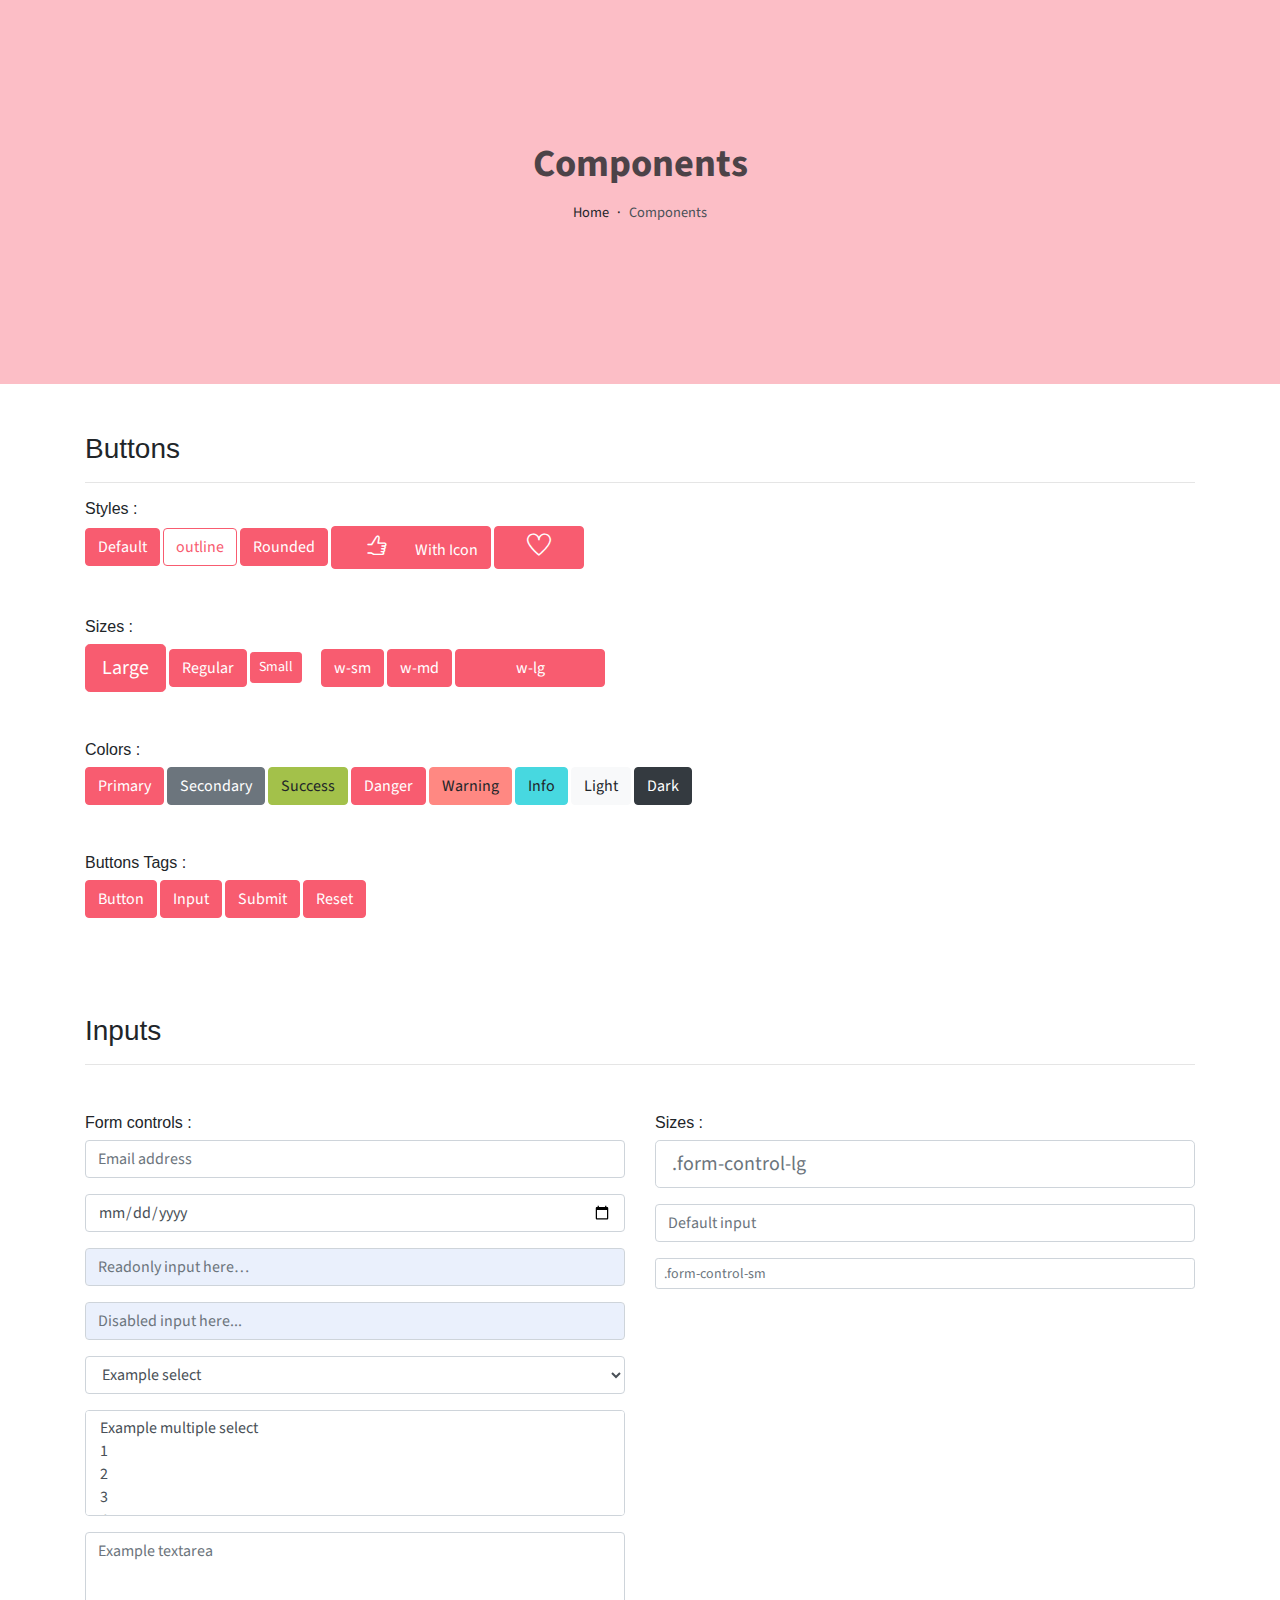
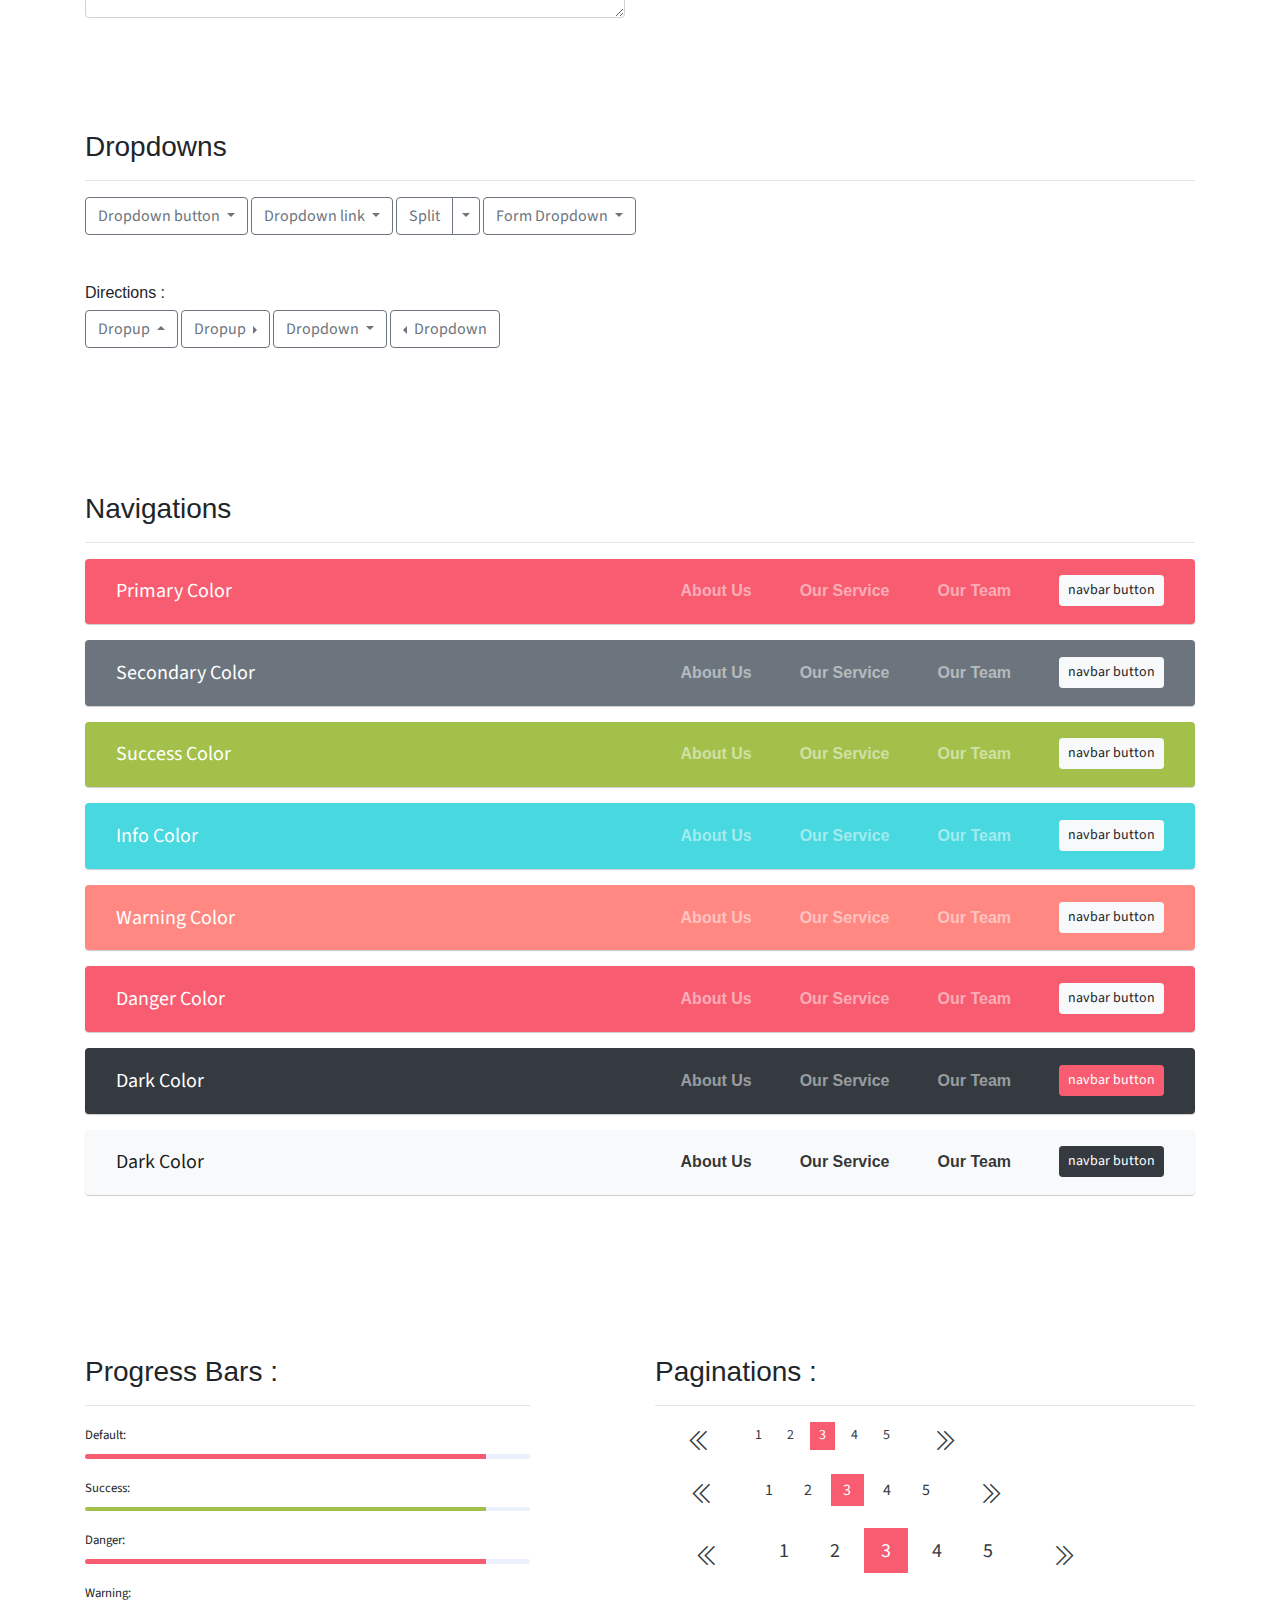
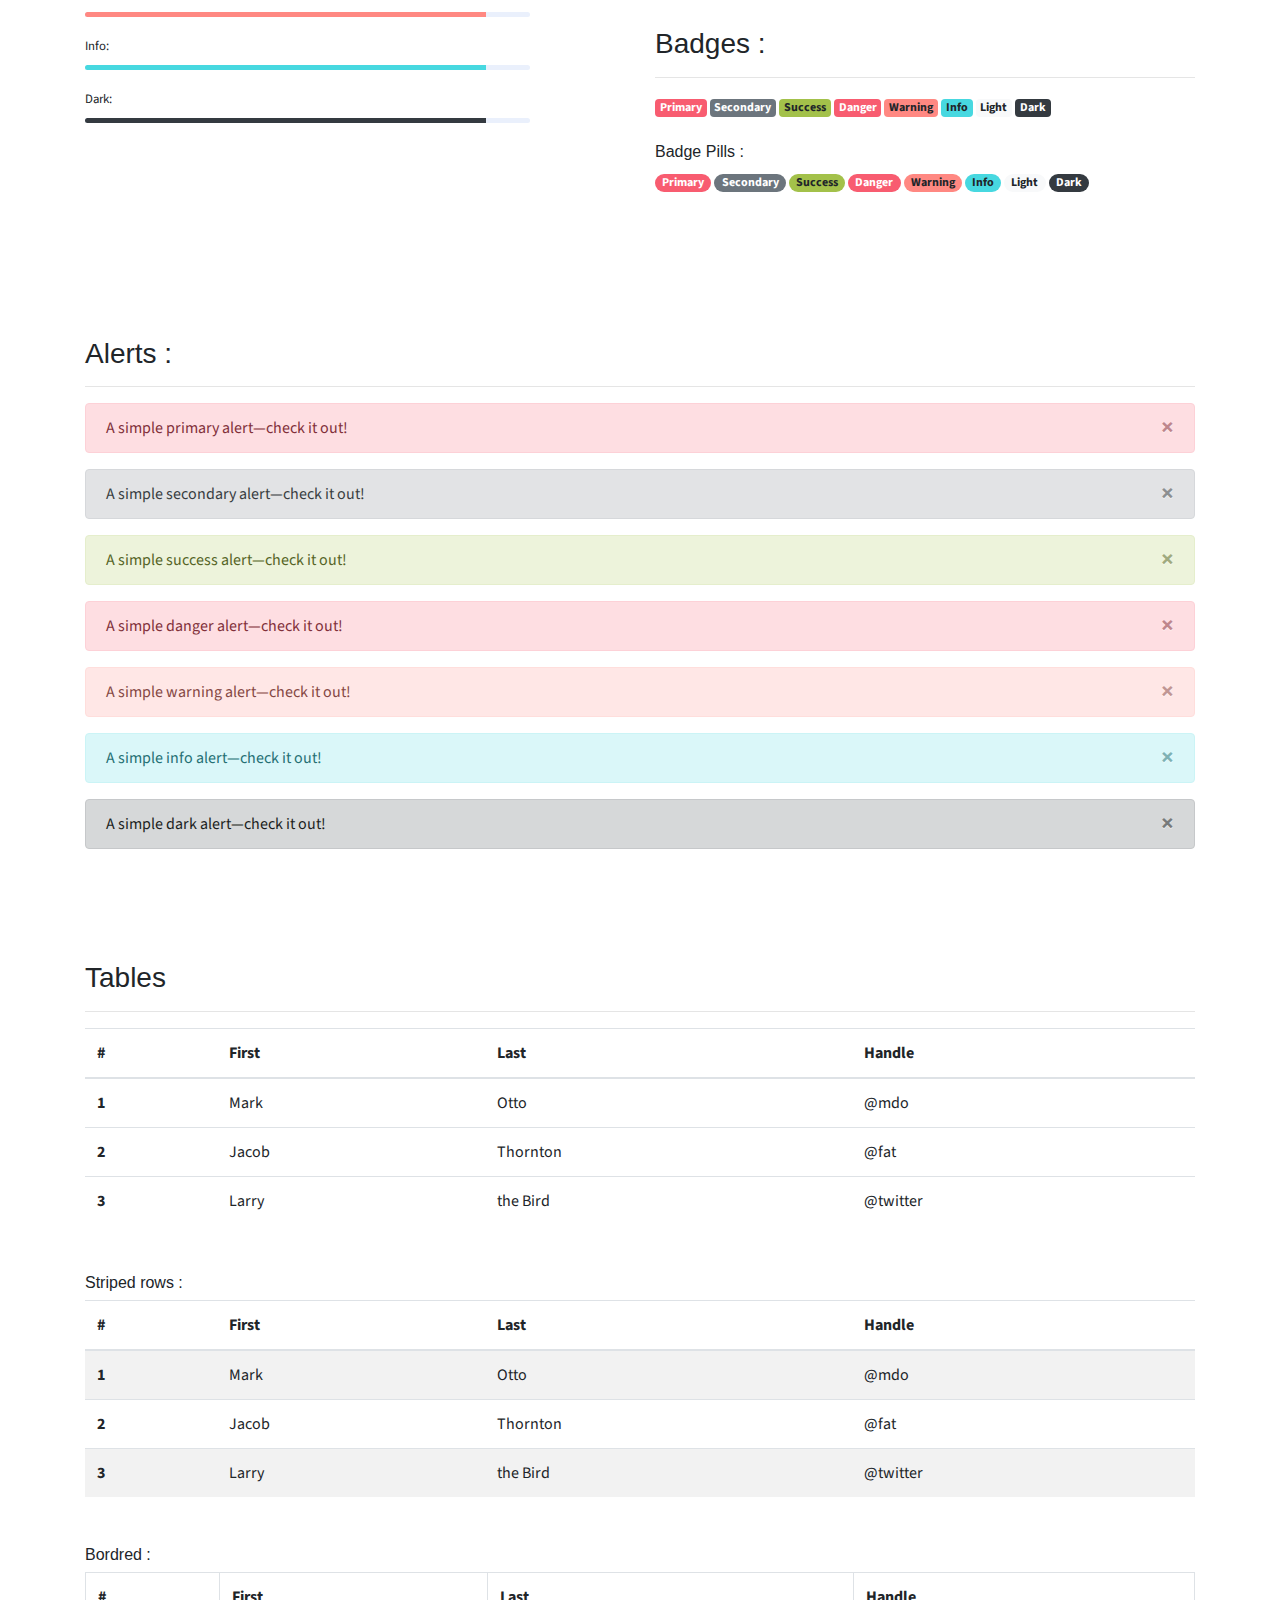
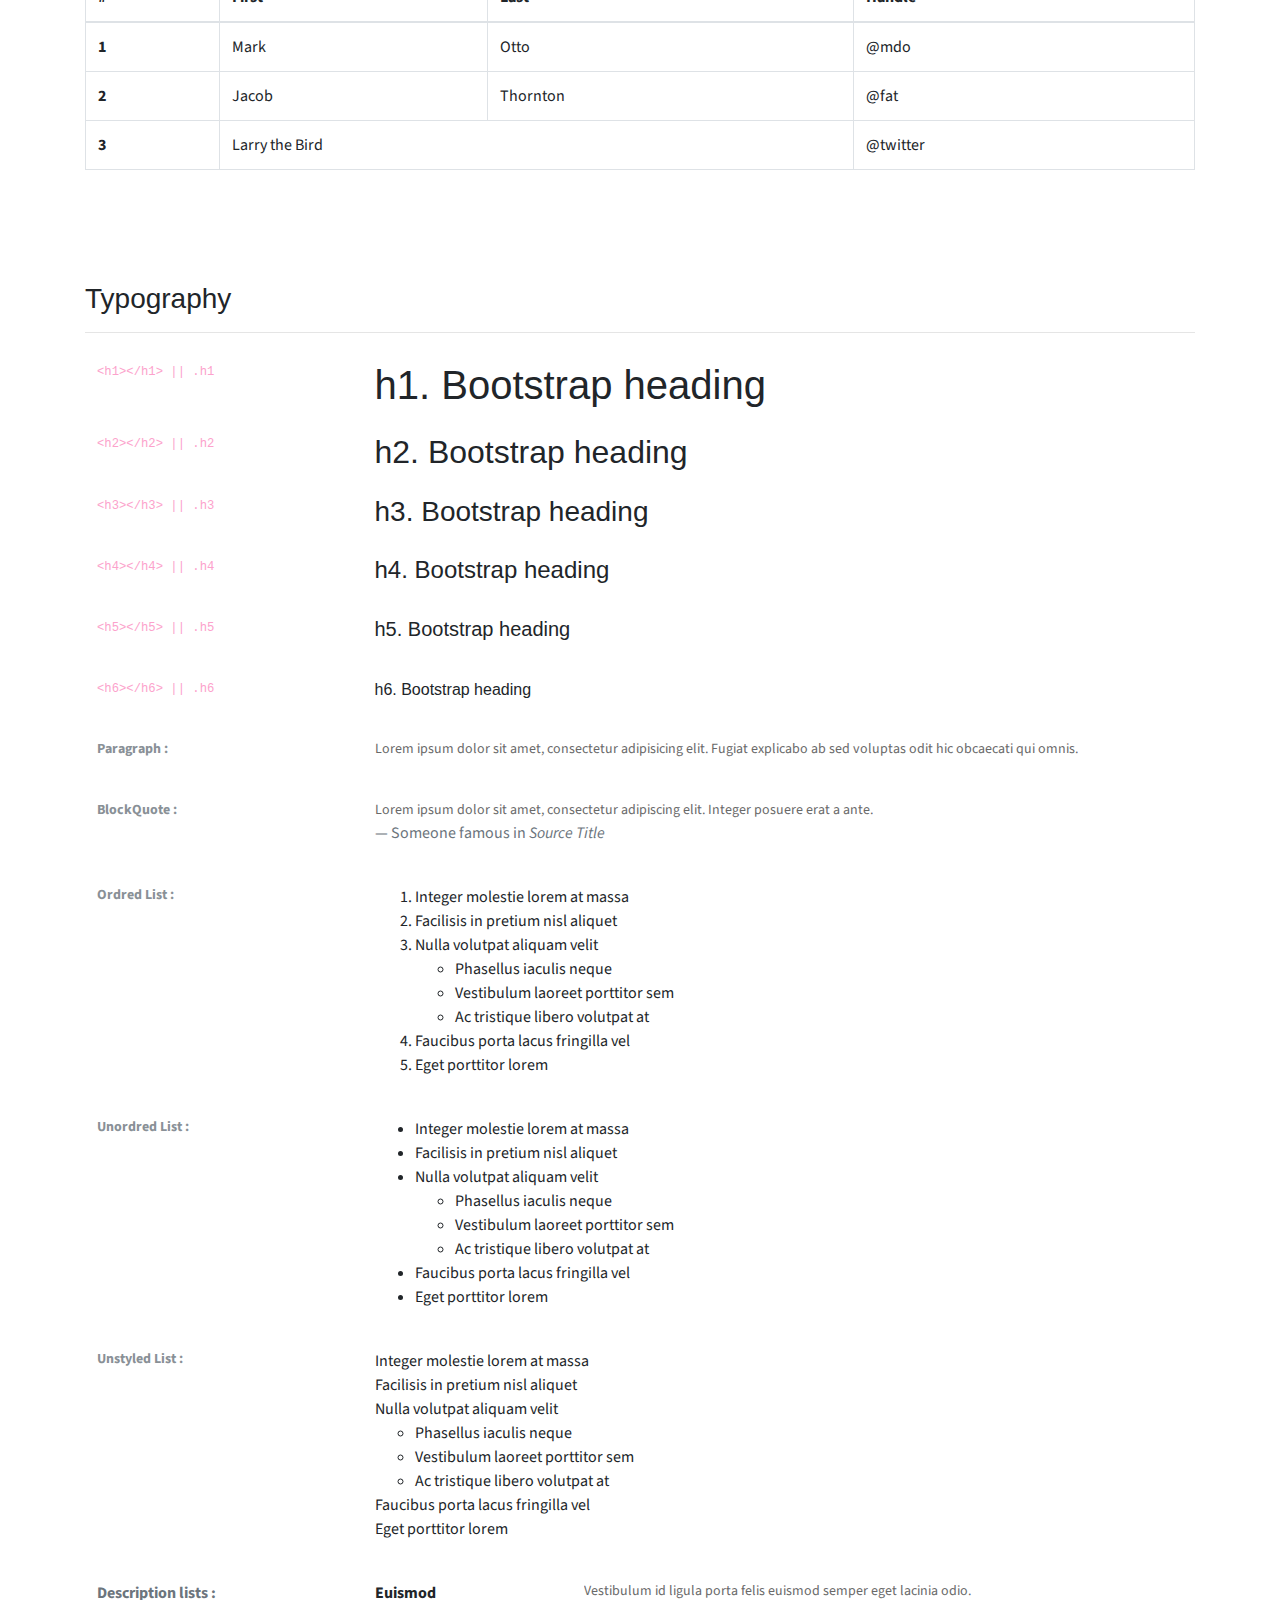
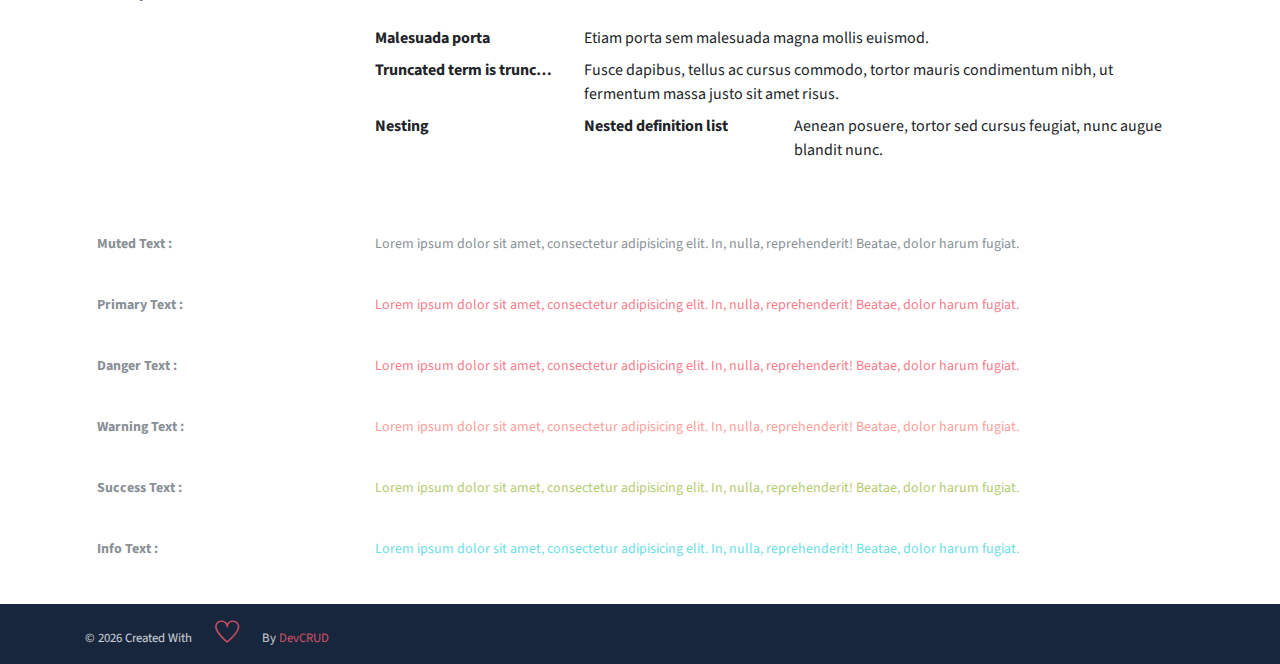
<file: Bradley/public_html/components.html>
<!DOCTYPE html>
<html lang="en">
<head>
   <meta charset="utf-8">
   <meta name="viewport" content="width=device-width, initial-scale=1, shrink-to-fit=no">
   <meta name="description" content="Start your development with JohnDoe landing page.">
   <meta name="author" content="Devcrud">
   <title>Bradley Landing page | Components</title>
   <link rel="icon" href="assets/imgs/favicon.png" type="image/png">
   <!-- font icons -->
   <link rel="stylesheet" href="assets/vendors/themify-icons/css/themify-icons.css">
   <!-- Bootstrap + Steller  -->
   <link rel="stylesheet" href="assets/css/bradley.css">
</head>
<body>

   <!-- Page Header -->
   <header class="header header-mini"> 
      <div class="header-title">Components</div> 
      <nav aria-label="breadcrumb">
         <ol class="breadcrumb">
            <li class="breadcrumb-item"><a href="/">Home</a></li>
            <li class="breadcrumb-item active" aria-current="page">Components</li>
         </ol>
      </nav>
   </header> <!-- End Of Page Header -->

   <!-- main content -->
   <div class="container">

      <!-- Buttons -->
      <h3 class="mt-5">Buttons</h3>
      <hr>
      <h6 class="section-secondary-title">Styles :</h6>
      <button class="btn btn-primary">Default</button>
      <button class="btn btn-outline-primary">outline</button>
      <button class="btn btn-primary rounded">Rounded</button>
      <button class="btn btn-primary rounded"><i class="ti-thumb-up pr-1"></i> With Icon</button>
      <button class="btn btn-primary circle"><i class="ti-heart"></i></button>

      <h6 class="section-secondary-title mt-5">Sizes :</h6>
      <button class="btn btn-primary btn-lg">Large</button>
      <button class="btn btn-primary ">Regular</button>
      <button class="btn btn-primary btn-sm">Small</button>
      <button class="btn btn-primary w-sm ml-3">w-sm</button>
      <button class="btn btn-primary w-md">w-md</button>
      <button class="btn btn-primary w-lg">w-lg</button>

      <h6 class="section-secondary-title mt-5">Colors :</h6>          
      <button type="button" class="btn btn-primary">Primary</button>
      <button type="button" class="btn btn-secondary">Secondary</button>
      <button type="button" class="btn btn-success">Success</button>
      <button type="button" class="btn btn-danger">Danger</button>
      <button type="button" class="btn btn-warning">Warning</button>
      <button type="button" class="btn btn-info">Info</button>
      <button type="button" class="btn btn-light">Light</button>
      <button type="button" class="btn btn-dark">Dark</button>

      <h6 class="section-secondary-title mt-5">Buttons Tags :</h6>
      <button class="btn btn-primary" type="submit">Button</button>
      <input class="btn btn-primary" type="button" value="Input">
      <input class="btn btn-primary" type="submit" value="Submit">
      <input class="btn btn-primary" type="reset" value="Reset">
      
      <!-- devider -->
      <div class="py-5"></div>

      <!-- Inputs -->
      <h3>Inputs</h3>
      <hr>
      <div class="row mt-5">
         <div class="col-md-6">
            <h6 class="section-secondary-title">Form controls :</h6>        
            <div class="form-group">
               <input type="email" class="form-control" id="exampleFormControlInput1" placeholder="Email address">
            </div>
            <div class="form-group">
               <input type="date" class="form-control" id="exampleFormControlInput1" placeholder="Date">
            </div>
            <div class="form-group">
               <input class="form-control" type="text" placeholder="Readonly input here…" readonly>
            </div>
            <div class="form-group">
               <input class="form-control" id="disabledInput" type="text" placeholder="Disabled input here..." disabled>
            </div>
            <div class="form-group">
               <select class="form-control" id="exampleFormControlSelect1">
                  <option>Example select</option>
                  <option>1</option>
                  <option>2</option>
                  <option>3</option>
                  <option>4</option>
                  <option>5</option>
               </select>
            </div>
            <div class="form-group">
               <select multiple class="form-control" id="exampleFormControlSelect2">
                  <option>Example multiple select</option>
                  <option>1</option>
                  <option>2</option>
                  <option>3</option>
                  <option>4</option>
                  <option>5</option>
               </select>
            </div>
            <div class="form-group">
               <textarea class="form-control" id="exampleFormControlTextarea1" rows="3" placeholder="Example textarea"></textarea>
            </div>
         </div>
         <div class="col-md-6">
            <h6 class="section-secondary-title">Sizes :</h6>    
            <div class="form-group">
               <input class="form-control form-control-lg" type="text" placeholder=".form-control-lg">             
            </div>
            <div class="form-group">
               <input class="form-control" type="text" placeholder="Default input">
            </div>
            <div class="form-group">
               <input class="form-control form-control-sm" type="text" placeholder=".form-control-sm"> 
            </div>
         </div>
      </div> <!-- end of inputs -->   

      <!-- devider -->
      <div class="py-5"></div>             

      <!-- Dropdowns -->
      <h3 class="components-section-title font-weight-normal">Dropdowns</h3>
      <hr>
      <div class="dropdown d-inline-block">
         <button class="btn btn-outline-secondary dropdown-toggle" type="button" id="dropdownMenuButton" data-toggle="dropdown" aria-haspopup="true" aria-expanded="false">
         Dropdown button
         </button>
         <div class="dropdown-menu" aria-labelledby="dropdownMenuButton">
         <a class="dropdown-item" href="#">Action</a>
         <a class="dropdown-item" href="#">Another action</a>
         <a class="dropdown-item" href="#">Something else here</a>
         </div>
      </div>
      <div class="dropdown d-inline-block">
         <a class="btn btn-outline-secondary dropdown-toggle" href="#" role="button" id="dropdownMenuLink" data-toggle="dropdown" aria-haspopup="true" aria-expanded="false">
            Dropdown link
         </a>
         <div class="dropdown-menu" aria-labelledby="dropdownMenuLink">
            <a class="dropdown-item" href="#">Action</a>
            <a class="dropdown-item" href="#">Another action</a>
            <a class="dropdown-item" href="#">Something else here</a>
         </div>
      </div>
      <div class="btn-group">
         <button type="button" class="btn btn-outline-secondary">Split</button>
         <button type="button" class="btn btn-outline-secondary dropdown-toggle dropdown-toggle-split" data-toggle="dropdown" aria-haspopup="true" aria-expanded="false">
         <span class="sr-only">Toggle Dropdown</span>
         </button>
         <div class="dropdown-menu">
            <a class="dropdown-item" href="#">Action</a>
            <a class="dropdown-item" href="#">Another action</a>
            <a class="dropdown-item" href="#">Something else here</a>
            <div class="dropdown-divider"></div>
            <a class="dropdown-item" href="#">Separated link</a>
         </div>
      </div>
      <div class="btn-group">
         <button class="btn btn-outline-secondary dropdown-toggle" type="button" id="dropdownMenuButton" data-toggle="dropdown" aria-haspopup="true" aria-expanded="false">
            Form Dropdown
         </button>
         <div class="dropdown-menu form">
            <form class="px-4 py-3">
               <div class="form-group">
                  <input type="email" class="form-control" id="exampleDropdownFormEmail1" placeholder="email@example.com">
               </div>
               <div class="form-group">
                  <input type="password" class="form-control" id="exampleDropdownFormPassword1" placeholder="Password">
               </div>
               <div class="form-check mb-3">
                  <input type="checkbox" class="form-check-input" id="dropdownCheck">
                  <label class="form-check-label" for="dropdownCheck">
                     Remember me
                  </label>
               </div>
               <button type="submit" class="btn btn-primary btn-block">Sign in</button>
            </form>
            <div class="dropdown-divider"></div>
            <a class="dropdown-item" href="#"><small>New around here? Sign up</small></a>
            <a class="dropdown-item" href="#"><small>Forgot password?</small></a>
         </div>
      </div>       
      <h6 class="section-secondary-title mt-5">Directions :</h6>  
      <div class="btn-group dropup">
         <button type="button" class="btn btn-outline-secondary dropdown-toggle" data-toggle="dropdown" aria-haspopup="true" aria-expanded="false">
            Dropup
         </button>
         <div class="dropdown-menu">
            <a class="dropdown-item" href="#">Action</a>
            <a class="dropdown-item" href="#">Another action</a>
            <a class="dropdown-item" href="#">Something else here</a>
            <div class="dropdown-divider"></div>
            <a class="dropdown-item" href="#">Separated link</a>
         </div>
      </div>
      <div class="btn-group dropright">
         <button type="button" class="btn btn-outline-secondary dropdown-toggle" data-toggle="dropdown" aria-haspopup="true" aria-expanded="false">
            Dropup
         </button>
         <div class="dropdown-menu">
            <a class="dropdown-item" href="#">Action</a>
            <a class="dropdown-item" href="#">Another action</a>
            <a class="dropdown-item" href="#">Something else here</a>
            <div class="dropdown-divider"></div>
            <a class="dropdown-item" href="#">Separated link</a>
         </div>
      </div>
      <div class="btn-group">
         <button type="button" class="btn btn-outline-secondary dropdown-toggle" data-toggle="dropdown" aria-haspopup="true" aria-expanded="false">
            Dropdown
         </button>
         <div class="dropdown-menu">
            <a class="dropdown-item" href="#">Action</a>
            <a class="dropdown-item" href="#">Another action</a>
            <a class="dropdown-item" href="#">Something else here</a>
            <div class="dropdown-divider"></div>
            <a class="dropdown-item" href="#">Separated link</a>
         </div>
      </div>
      <div class="btn-group dropleft">
         <button type="button" class="btn btn-outline-secondary dropdown-toggle" data-toggle="dropdown" aria-haspopup="true" aria-expanded="false">
            Dropdown
         </button>
         <div class="dropdown-menu">
            <a class="dropdown-item" href="#">Action</a>
            <a class="dropdown-item" href="#">Another action</a>
            <a class="dropdown-item" href="#">Something else here</a>
            <div class="dropdown-divider"></div>
            <a class="dropdown-item" href="#">Separated link</a>
         </div>
      </div> <!-- end of Dropdowns -->  

      <!-- devider -->
      <div class="py-5"></div>   

      <!-- navbars -->
      <h3 class="components-section-title font-weight-normal mt-5">Navigations</h3>
      <hr>
      <nav class="navbar navbar-expand-sm navbar-dark bg-primary rounded shadow mb-3">
         <div class="container">
            <a class="navbar-brand" href="#">Primary Color</a>
            <button class="navbar-toggler ml-auto" type="button" data-toggle="collapse" data-target="#navbarSupportedContent" aria-controls="navbarSupportedContent" aria-expanded="false" aria-label="Toggle navigation">
            <span class="navbar-toggler-icon"></span>
            </button>
            <div class="collapse navbar-collapse" id="navbarSupportedContent">
               <ul class="navbar-nav ml-auto"> 
                  <li class="nav-item">
                     <a class="nav-link" href="#about">About Us</a>
                  </li>
                  <li class="nav-item">
                     <a class="nav-link" href="#service">Our Service</a>
                  </li>
                  <li class="nav-item">
                     <a class="nav-link" href="#team">Our Team</a>
                  </li>
                  <li class="nav-item">
                     <a href="#book-table" class="ml-4 mt-1 btn btn-light btn-sm">navbar button</a>
                  </li>
               </ul>                       
            </div>
         </div>
      </nav>
      <nav class="navbar navbar-expand-sm navbar-dark bg-secondary rounded shadow mb-3">
         <div class="container">
            <a class="navbar-brand" href="#">Secondary Color</a>
            <button class="navbar-toggler ml-auto" type="button" data-toggle="collapse" data-target="#navbarSupportedContent" aria-controls="navbarSupportedContent" aria-expanded="false" aria-label="Toggle navigation">
            <span class="navbar-toggler-icon"></span>
            </button>
            <div class="collapse navbar-collapse" id="navbarSupportedContent">
               <ul class="navbar-nav ml-auto"> 
                  <li class="nav-item">
                     <a class="nav-link" href="#about">About Us</a>
                  </li>
                  <li class="nav-item">
                     <a class="nav-link" href="#service">Our Service</a>
                  </li>
                  <li class="nav-item">
                     <a class="nav-link" href="#team">Our Team</a>
                  </li>
                  <li class="nav-item">
                     <a href="#book-table" class="ml-4 mt-1 btn btn-light btn-sm">navbar button</a>
                  </li>
               </ul>                       
            </div>
         </div>
      </nav>
      <nav class="navbar navbar-expand-sm navbar-dark bg-success rounded shadow mb-3">
         <div class="container">
            <a class="navbar-brand" href="#">Success Color</a>
            <button class="navbar-toggler ml-auto" type="button" data-toggle="collapse" data-target="#navbarSupportedContent" aria-controls="navbarSupportedContent" aria-expanded="false" aria-label="Toggle navigation">
            <span class="navbar-toggler-icon"></span>
            </button>
            <div class="collapse navbar-collapse" id="navbarSupportedContent">
               <ul class="navbar-nav ml-auto"> 
                  <li class="nav-item">
                     <a class="nav-link" href="#about">About Us</a>
                  </li>
                  <li class="nav-item">
                     <a class="nav-link" href="#service">Our Service</a>
                  </li>
                  <li class="nav-item">
                     <a class="nav-link" href="#team">Our Team</a>
                  </li>
                  <li class="nav-item">
                     <a href="#book-table" class="ml-4 mt-1 btn btn-light btn-sm">navbar button</a>
                  </li>
               </ul>                       
            </div>
         </div>
      </nav>
      <nav class="navbar navbar-expand-sm navbar-dark bg-info rounded shadow mb-3">
         <div class="container">
            <a class="navbar-brand" href="#">Info Color</a>
            <button class="navbar-toggler ml-auto" type="button" data-toggle="collapse" data-target="#navbarSupportedContent" aria-controls="navbarSupportedContent" aria-expanded="false" aria-label="Toggle navigation">
            <span class="navbar-toggler-icon"></span>
            </button>
            <div class="collapse navbar-collapse" id="navbarSupportedContent">
               <ul class="navbar-nav ml-auto"> 
                  <li class="nav-item">
                     <a class="nav-link" href="#about">About Us</a>
                  </li>
                  <li class="nav-item">
                     <a class="nav-link" href="#service">Our Service</a>
                  </li>
                  <li class="nav-item">
                     <a class="nav-link" href="#team">Our Team</a>
                  </li>
                  <li class="nav-item">
                     <a href="#book-table" class="ml-4 mt-1 btn btn-light btn-sm">navbar button</a>
                  </li>
               </ul>                       
            </div>
         </div>
      </nav>
      <nav class="navbar navbar-expand-sm navbar-dark bg-warning rounded shadow mb-3">
         <div class="container">
            <a class="navbar-brand" href="#">Warning Color</a>
            <button class="navbar-toggler ml-auto" type="button" data-toggle="collapse" data-target="#navbarSupportedContent" aria-controls="navbarSupportedContent" aria-expanded="false" aria-label="Toggle navigation">
            <span class="navbar-toggler-icon"></span>
            </button>
            <div class="collapse navbar-collapse" id="navbarSupportedContent">
               <ul class="navbar-nav ml-auto"> 
                  <li class="nav-item">
                     <a class="nav-link" href="#about">About Us</a>
                  </li>
                  <li class="nav-item">
                     <a class="nav-link" href="#service">Our Service</a>
                  </li>
                  <li class="nav-item">
                     <a class="nav-link" href="#team">Our Team</a>
                  </li>
                  <li class="nav-item">
                     <a href="#book-table" class="ml-4 mt-1 btn btn-light btn-sm">navbar button</a>
                  </li>
               </ul>                       
            </div>
         </div>
      </nav>
      <nav class="navbar navbar-expand-sm navbar-dark bg-danger rounded shadow mb-3">
         <div class="container">
            <a class="navbar-brand" href="#">Danger Color</a>
            <button class="navbar-toggler ml-auto" type="button" data-toggle="collapse" data-target="#navbarSupportedContent" aria-controls="navbarSupportedContent" aria-expanded="false" aria-label="Toggle navigation">
            <span class="navbar-toggler-icon"></span>
            </button>
            <div class="collapse navbar-collapse" id="navbarSupportedContent">
               <ul class="navbar-nav ml-auto"> 
                  <li class="nav-item">
                     <a class="nav-link" href="#about">About Us</a>
                  </li>
                  <li class="nav-item">
                     <a class="nav-link" href="#service">Our Service</a>
                  </li>
                  <li class="nav-item">
                     <a class="nav-link" href="#team">Our Team</a>
                  </li>
                  <li class="nav-item">
                     <a href="#book-table" class="ml-4 mt-1 btn btn-light btn-sm">navbar button</a>
                  </li>
               </ul>                       
            </div>
         </div>
      </nav>
      <nav class="navbar navbar-expand-sm navbar-dark bg-dark rounded shadow mb-3">
         <div class="container">
            <a class="navbar-brand" href="#">Dark Color</a>
            <button class="navbar-toggler ml-auto" type="button" data-toggle="collapse" data-target="#navbarSupportedContent" aria-controls="navbarSupportedContent" aria-expanded="false" aria-label="Toggle navigation">
            <span class="navbar-toggler-icon"></span>
            </button>
            <div class="collapse navbar-collapse" id="navbarSupportedContent">
               <ul class="navbar-nav ml-auto"> 
                  <li class="nav-item">
                     <a class="nav-link" href="#about">About Us</a>
                  </li>
                  <li class="nav-item">
                     <a class="nav-link" href="#service">Our Service</a>
                  </li>
                  <li class="nav-item">
                     <a class="nav-link" href="#team">Our Team</a>
                  </li>
                  <li class="nav-item">
                     <a href="#book-table" class="ml-4 mt-1 btn btn-primary btn-sm">navbar button</a>
                  </li>
               </ul>                       
            </div>
         </div>
      </nav>
      <nav class="navbar navbar-expand-sm navbar-light bg-light rounded shadow mb-3">
         <div class="container">
            <a class="navbar-brand" href="#">Dark Color</a>
            <button class="navbar-toggler ml-auto" type="button" data-toggle="collapse" data-target="#navbarSupportedContent" aria-controls="navbarSupportedContent" aria-expanded="false" aria-label="Toggle navigation">
            <span class="navbar-toggler-icon"></span>
            </button>
            <div class="collapse navbar-collapse" id="navbarSupportedContent">
               <ul class="navbar-nav ml-auto"> 
                  <li class="nav-item">
                     <a class="nav-link" href="#about">About Us</a>
                  </li>
                  <li class="nav-item">
                     <a class="nav-link" href="#service">Our Service</a>
                  </li>
                  <li class="nav-item">
                     <a class="nav-link" href="#team">Our Team</a>
                  </li>
                  <li class="nav-item">
                     <a href="#book-table" class="ml-4 mt-1 btn btn-dark btn-sm">navbar button</a>
                  </li>
               </ul>                       
            </div>
         </div>
      </nav>
      <!-- End of navbars -->

      <!-- devider -->
      <div class="py-5"></div>   
      
      <!-- progress bars -->
      <div class="row justify-content-between">
         <div class="col-md-5">
            <h3 class="components-section-title font-weight-normal mt-5">Progress Bars :</h3>
            <hr>
            <small>Default: </small>
            <div class="progress mt-2 mb-3">
               <div class="progress-bar" role="progressbar" style="width: 90%" aria-valuenow="25" aria-valuemin="0" aria-valuemax="100"></div>
            </div>
            <small>Success:</small>
            <div class="progress mt-2 mb-3">
               <div class="progress-bar bg-success" role="progressbar" style="width: 90%" aria-valuenow="25" aria-valuemin="0" aria-valuemax="100"></div>
            </div>
            <small>Danger:</small>
            <div class="progress mt-2 mb-3">
               <div class="progress-bar bg-danger" role="progressbar" style="width: 90%" aria-valuenow="25" aria-valuemin="0" aria-valuemax="100"></div>
            </div>
            <small>Warning:</small>
            <div class="progress mt-2 mb-3">
               <div class="progress-bar bg-warning" role="progressbar" style="width: 90%" aria-valuenow="25" aria-valuemin="0" aria-valuemax="100"></div>
            </div>
            <small>Info:</small>
            <div class="progress mt-2 mb-3">
               <div class="progress-bar bg-info" role="progressbar" style="width: 90%" aria-valuenow="25" aria-valuemin="0" aria-valuemax="100"></div>
            </div>
            <small>Dark:</small>
            <div class="progress mt-2 mb-3">
               <div class="progress-bar bg-dark" role="progressbar" style="width: 90%" aria-valuenow="25" aria-valuemin="0" aria-valuemax="100"></div>
            </div>
         </div>
         <div class="col-md-6">
            <h3 class="components-section-title font-weight-normal mt-5">Paginations :</h3>
            <hr>
            <nav aria-label="Page navigation example">
               <ul class="pagination pagination-sm">
                  <li class="page-item"><a class="page-link" href="#"><i class="ti-angle-double-left"></i></a></li>
                  <li class="page-item"><a class="page-link" href="#">1</a></li>
                  <li class="page-item"><a class="page-link" href="#">2</a></li>
                  <li class="page-item active"><a class="page-link" href="#">3</a></li>
                  <li class="page-item"><a class="page-link" href="#">4</a></li>
                  <li class="page-item"><a class="page-link" href="#">5</a></li>
                  <li class="page-item"><a class="page-link" href="#"><i class="ti-angle-double-right"></i></a></li>
               </ul>
            </nav>
            <nav aria-label="Page navigation example">
               <ul class="pagination">
               <li class="page-item"><a class="page-link" href="#"><i class="ti-angle-double-left"></i></a></li>
                  <li class="page-item"><a class="page-link" href="#">1</a></li>
                  <li class="page-item"><a class="page-link" href="#">2</a></li>
                  <li class="page-item active"><a class="page-link" href="#">3</a></li>
                  <li class="page-item"><a class="page-link" href="#">4</a></li>
                  <li class="page-item"><a class="page-link" href="#">5</a></li>
                  <li class="page-item"><a class="page-link" href="#"><i class="ti-angle-double-right"></i></a></li>
               </ul>
            </nav>
            <nav aria-label="Page navigation example">
               <ul class="pagination pagination-lg">
                  <li class="page-item"><a class="page-link" href="#"><i class="ti-angle-double-left"></i></a></li>
                  <li class="page-item"><a class="page-link" href="#">1</a></li>
                  <li class="page-item"><a class="page-link" href="#">2</a></li>
                  <li class="page-item active"><a class="page-link" href="#">3</a></li>
                  <li class="page-item"><a class="page-link" href="#">4</a></li>
                  <li class="page-item"><a class="page-link" href="#">5</a></li>
                  <li class="page-item"><a class="page-link" href="#"><i class="ti-angle-double-right"></i></a></li>
               </ul>
            </nav>

            <!-- Badges -->
            <h3 class="components-section-title font-weight-normal mt-5">Badges :</h3>
            <hr>
            <span class="badge badge-primary">Primary</span>
            <span class="badge badge-secondary">Secondary</span>
            <span class="badge badge-success">Success</span>
            <span class="badge badge-danger">Danger</span>
            <span class="badge badge-warning">Warning</span>
            <span class="badge badge-info">Info</span>
            <span class="badge badge-light">Light</span>
            <span class="badge badge-dark">Dark</span>
            <h6 class="section-secondary-title mt-4 mb-2">Badge Pills :</h6>
            <span class="badge badge-pill badge-primary">Primary</span>
            <span class="badge badge-pill badge-secondary">Secondary</span>
            <span class="badge badge-pill badge-success">Success</span>
            <span class="badge badge-pill badge-danger">Danger</span>
            <span class="badge badge-pill badge-warning">Warning</span>
            <span class="badge badge-pill badge-info">Info</span>
            <span class="badge badge-pill badge-light">Light</span>
            <span class="badge badge-pill badge-dark">Dark</span>
         </div>
      </div> <!-- End of Progress bars -->

      <!-- devider -->
      <div class="py-5"></div>  

      <!-- Alerts -->
      <h3 class="components-section-title font-weight-normal mt-5">Alerts :</h3>
      <hr>
      <div class="alert alert-primary alert-dismissible fade show" role="alert">
         A simple primary alert—check it out!
         <button type="button" class="close" data-dismiss="alert" aria-label="Close">
            <span aria-hidden="true">&times;</span>
         </button>
      </div>
      <div class="alert alert-secondary alert-dismissible fade show" role="alert">
         A simple secondary alert—check it out!
         <button type="button" class="close" data-dismiss="alert" aria-label="Close">
            <span aria-hidden="true">&times;</span>
         </button>
      </div>
      <div class="alert alert-success alert-dismissible fade show" role="alert">
         A simple success alert—check it out!
         <button type="button" class="close" data-dismiss="alert" aria-label="Close">
            <span aria-hidden="true">&times;</span>
         </button>
      </div>
      <div class="alert alert-danger alert-dismissible fade show" role="alert">
         A simple danger alert—check it out!
         <button type="button" class="close" data-dismiss="alert" aria-label="Close">
            <span aria-hidden="true">&times;</span>
         </button>
      </div>
      <div class="alert alert-warning alert-dismissible fade show" role="alert">
         A simple warning alert—check it out!
         <button type="button" class="close" data-dismiss="alert" aria-label="Close">
            <span aria-hidden="true">&times;</span>
         </button>
      </div>
      <div class="alert alert-info alert-dismissible fade show" role="alert">
         A simple info alert—check it out!
         <button type="button" class="close" data-dismiss="alert" aria-label="Close">
            <span aria-hidden="true">&times;</span>
         </button>
      </div>
      <div class="alert alert-dark alert-dismissible fade show" role="alert">
         A simple dark alert—check it out!
         <button type="button" class="close" data-dismiss="alert" aria-label="Close">
            <span aria-hidden="true">&times;</span>
         </button>
      </div>
      <!-- end of alerts -->

      <!-- devider -->
      <div class="py-5"></div> 
   
      <!-- tables -->
      <h3 class="components-section-title">Tables</h3>
      <hr>
      <table class="table">
         <thead>
            <tr>
               <th scope="col">#</th>
               <th scope="col">First</th>
               <th scope="col">Last</th>
               <th scope="col">Handle</th>
            </tr>
         </thead>
         <tbody>
            <tr>
               <th scope="row">1</th>
               <td>Mark</td>
               <td>Otto</td>
               <td>@mdo</td>
            </tr>
            <tr>
               <th scope="row">2</th>
               <td>Jacob</td>
               <td>Thornton</td>
               <td>@fat</td>
            </tr>
            <tr>
               <th scope="row">3</th>
               <td>Larry</td>
               <td>the Bird</td>
               <td>@twitter</td>
            </tr>
         </tbody>
      </table>

      <h6 class="section-secondary-title mt-5">Striped rows :</h6>
      <table class="table table-striped">
         <thead>
            <tr>
               <th scope="col">#</th>
               <th scope="col">First</th>
               <th scope="col">Last</th>
               <th scope="col">Handle</th>
            </tr>
         </thead>
         <tbody>
            <tr>
               <th scope="row">1</th>
               <td>Mark</td>
               <td>Otto</td>
               <td>@mdo</td>
            </tr>
            <tr>
               <th scope="row">2</th>
               <td>Jacob</td>
               <td>Thornton</td>
               <td>@fat</td>
            </tr>
            <tr>
               <th scope="row">3</th>
               <td>Larry</td>
               <td>the Bird</td>
               <td>@twitter</td>
            </tr>
         </tbody>
      </table>

      <h6 class="section-secondary-title mt-5">Bordred :</h6>
      <table class="table table-bordered">
         <thead>
            <tr>
               <th scope="col">#</th>
               <th scope="col">First</th>
               <th scope="col">Last</th>
               <th scope="col">Handle</th>
            </tr>
         </thead>
         <tbody>
            <tr>
               <th scope="row">1</th>
               <td>Mark</td>
               <td>Otto</td>
               <td>@mdo</td>
            </tr>
            <tr>
               <th scope="row">2</th>
               <td>Jacob</td>
               <td>Thornton</td>
               <td>@fat</td>
            </tr>
            <tr>
               <th scope="row">3</th>
               <td colspan="2">Larry the Bird</td>
               <td>@twitter</td>
            </tr>
         </tbody>
      </table>
      <!-- end of tables -->

      <!-- devider -->
      <div class="py-5"></div> 

      <!-- typography -->
      <h3 class="components-section-title">Typography</h3>
      <hr>
     
      <table class="table table-borderless v-align-center">
         <tbody>
            <tr>
               <td>
                  <p><code class="highlighter-rouge">&lt;h1&gt;&lt;/h1&gt; || .h1</code></p>
               </td>
               <td class="w-75"><span class="h1">h1. Bootstrap heading</span></td>
            </tr>
            <tr>
               <td>
                  <p><code class="highlighter-rouge">&lt;h2&gt;&lt;/h2&gt; || .h2</code></p>
               </td>
               <td><span class="h2">h2. Bootstrap heading</span></td>
            </tr>
            <tr>
               <td>
                  <p><code class="highlighter-rouge">&lt;h3&gt;&lt;/h3&gt; || .h3</code></p>
               </td>
               <td><span class="h3">h3. Bootstrap heading</span></td>
            </tr>
            <tr>
               <td>
                  <p><code class="highlighter-rouge">&lt;h4&gt;&lt;/h4&gt; || .h4</code></p>
               </td>
               <td><span class="h4">h4. Bootstrap heading</span></td>
            </tr>
            <tr>
               <td>
                  <p><code class="highlighter-rouge">&lt;h5&gt;&lt;/h5&gt; || .h5</code></p>
               </td>
               <td><span class="h5">h5. Bootstrap heading</span></td>
            </tr>
            <tr>
               <td>
                  <p><code class="highlighter-rouge">&lt;h6&gt;&lt;/h6&gt; || .h6</code></p>
               </td>
               <td><span class="h6">h6. Bootstrap heading</span></td>
            </tr>
            <tr>
               <td>
                  <p class="font-weight-bold text-muted">Paragraph :</p>
               </td>
               <td><p>Lorem ipsum dolor sit amet, consectetur adipisicing elit. Fugiat explicabo ab sed voluptas odit hic obcaecati qui omnis.</p></td>
            </tr>
            <tr>
               <td>
                  <p class="font-weight-bold text-muted">BlockQuote :</p>
               </td>
               <td>
                  <blockquote class="blockquote">
                     <p class="mb-0">Lorem ipsum dolor sit amet, consectetur adipiscing elit. Integer posuere erat a ante.</p>
                     <footer class="blockquote-footer">Someone famous in <cite title="Source Title">Source Title</cite></footer>
                  </blockquote>
               </td>
            </tr>

            
            <tr>
               <td><p class="font-weight-bold text-muted">Ordred List :</p></td>
               <td>
                  <ol>
                     <li>Integer molestie lorem at massa</li>
                     <li>Facilisis in pretium nisl aliquet</li>
                     <li>Nulla volutpat aliquam velit
                        <ul>
                           <li>Phasellus iaculis neque</li>
                           <li>Vestibulum laoreet porttitor sem</li>
                           <li>Ac tristique libero volutpat at</li>
                        </ul>
                     </li>
                     <li>Faucibus porta lacus fringilla vel</li>
                     <li>Eget porttitor lorem</li>
                  </ol>
               </td>
            </tr>
            <tr>
               <td><p class="font-weight-bold text-muted">Unordred List :</p></td>
               <td>
                  <ul >
                     <li>Integer molestie lorem at massa</li>
                     <li>Facilisis in pretium nisl aliquet</li>
                     <li>Nulla volutpat aliquam velit
                        <ul>
                           <li>Phasellus iaculis neque</li>
                           <li>Vestibulum laoreet porttitor sem</li>
                           <li>Ac tristique libero volutpat at</li>
                        </ul>
                     </li>
                     <li>Faucibus porta lacus fringilla vel</li>
                     <li>Eget porttitor lorem</li>
                  </ul>
               </td>
            </tr>
            <tr>
               <td><p class="font-weight-bold text-muted">Unstyled List :</p></td>
               <td>
                  <ul class="list-unstyled">
                     <li>Integer molestie lorem at massa</li>
                     <li>Facilisis in pretium nisl aliquet</li>
                     <li>Nulla volutpat aliquam velit
                        <ul>
                           <li>Phasellus iaculis neque</li>
                           <li>Vestibulum laoreet porttitor sem</li>
                           <li>Ac tristique libero volutpat at</li>
                        </ul>
                     </li>
                     <li>Faucibus porta lacus fringilla vel</li>
                     <li>Eget porttitor lorem</li>
                  </ul>
               </td>
            </tr>
            <tr>
               <td class="font-weight-bold text-muted">Description lists : </td>
               <td>
                  <dl class="row">
                     <dt class="col-sm-3">Euismod</dt>
                     <dd class="col-sm-9">
                        <p>Vestibulum id ligula porta felis euismod semper eget lacinia odio.</p>
                     </dd>

                     <dt class="col-sm-3">Malesuada porta</dt>
                     <dd class="col-sm-9">Etiam porta sem malesuada magna mollis euismod.</dd>

                     <dt class="col-sm-3 text-truncate">Truncated term is truncated</dt>
                     <dd class="col-sm-9">Fusce dapibus, tellus ac cursus commodo, tortor mauris condimentum nibh, ut fermentum massa justo sit amet risus.</dd>

                     <dt class="col-sm-3">Nesting</dt>
                     <dd class="col-sm-9">
                        <dl class="row">
                           <dt class="col-sm-4">Nested definition list</dt>
                           <dd class="col-sm-8">Aenean posuere, tortor sed cursus feugiat, nunc augue blandit nunc.</dd>
                        </dl>
                     </dd>
                  </dl>
               </td>
            </tr>
            <tr>
               <td>
                  <p class="font-weight-bold text-muted">Muted Text :</p>
               </td>
               <td>
                  <p class="text-muted">Lorem ipsum dolor sit amet, consectetur adipisicing elit. In, nulla, reprehenderit! Beatae, dolor harum fugiat.</p>
               </td>
            </tr>
            <tr>
               <td>
                  <p class="font-weight-bold text-muted">Primary Text :</p>
               </td>
               <td>
                  <p class="text-primary">Lorem ipsum dolor sit amet, consectetur adipisicing elit. In, nulla, reprehenderit! Beatae, dolor harum fugiat.</p>
               </td>
            </tr>
            <tr>
               <td>
                  <p class="font-weight-bold text-muted">Danger Text :</p>
               </td>
               <td>
                  <p class="text-danger">Lorem ipsum dolor sit amet, consectetur adipisicing elit. In, nulla, reprehenderit! Beatae, dolor harum fugiat.</p>
               </td>
            </tr>
            <tr>
               <td>
                  <p class="font-weight-bold text-muted">Warning Text :</p>
               </td>
               <td>
                  <p class="text-warning">Lorem ipsum dolor sit amet, consectetur adipisicing elit. In, nulla, reprehenderit! Beatae, dolor harum fugiat.</p>
               </td>
            </tr>
            <tr>
               <td>
                  <p class="font-weight-bold text-muted">Success Text :</p>
               </td>
               <td>
                  <p class="text-success">Lorem ipsum dolor sit amet, consectetur adipisicing elit. In, nulla, reprehenderit! Beatae, dolor harum fugiat.</p>
               </td>
            </tr>
            <tr>
               <td>
                  <p class="font-weight-bold text-muted">Info Text :</p>
               </td>
               <td>
                  <p class="text-info">Lorem ipsum dolor sit amet, consectetur adipisicing elit. In, nulla, reprehenderit! Beatae, dolor harum fugiat.</p>
               </td>
            </tr>
         </tbody>
      </table>
   </div>
   <!-- end of typography -->

   <!-- Page Footer -->
   <footer class="footer py-3">
        <div class="container">
            <p class="small mb-0 text-light">
                &copy; <script>document.write(new Date().getFullYear())</script> Created With <i class="ti-heart text-danger"></i> By <a href="http://devcrud.com" target="_blank"><span class="text-danger" title="Bootstrap 4 Themes and Dashboards">DevCRUD</span></a> 
            </p>
        </div>
    </footer>
   <!-- End of Page Footer -->  
   
   <!-- core  -->
   <script src="assets/vendors/jquery/jquery-3.4.1.js"></script>
   <script src="assets/vendors/bootstrap/bootstrap.bundle.js"></script>

</body>
</html>
</file>
<file: Bradley/public_html/assets/vendors/themify-icons/css/themify-icons.css>
@font-face {
	font-family: 'themify';
	src:url("../fonts/themify.eot?-fvbane");
	src:url("../fonts/themify.eot?#iefix-fvbane") format("embedded-opentype"),
		url("../fonts/themify.woff?-fvbane") format("woff"),
		url("../fonts/themify.ttf?-fvbane") format("truetype"),
		url("../fonts/themify.svg?-fvbane#themify") format("svg");
	font-weight: normal;
	font-style: normal;
}

[class^="ti-"], [class*=" ti-"] {
	font-family: 'themify';
	speak: none;
	margin: 20px;
	font-size: x-large;
	font-style: normal;
	font-weight: normal;
	font-variant: normal;
	text-transform: none;
	line-height: 1;

	/* Better Font Rendering =========== */
	-webkit-font-smoothing: antialiased;
	-moz-osx-font-smoothing: grayscale;
}

.ti-wand:before {
	content: "\e600";
}
.ti-volume:before {
	content: "\e601";
}
.ti-user:before {
	content: "\e602";
}
.ti-unlock:before {
	content: "\e603";
}
.ti-unlink:before {
	content: "\e604";
}
.ti-trash:before {
	content: "\e605";
}
.ti-thought:before {
	content: "\e606";
}
.ti-target:before {
	content: "\e607";
}
.ti-tag:before {
	content: "\e608";
}
.ti-tablet:before {
	content: "\e609";
}
.ti-star:before {
	content: "\e60a";
}
.ti-spray:before {
	content: "\e60b";
}
.ti-signal:before {
	content: "\e60c";
}
.ti-shopping-cart:before {
	content: "\e60d";
}
.ti-shopping-cart-full:before {
	content: "\e60e";
}
.ti-settings:before {
	content: "\e60f";
}
.ti-search:before {
	content: "\e610";
}
.ti-zoom-in:before {
	content: "\e611";
}
.ti-zoom-out:before {
	content: "\e612";
}
.ti-cut:before {
	content: "\e613";
}
.ti-ruler:before {
	content: "\e614";
}
.ti-ruler-pencil:before {
	content: "\e615";
}
.ti-ruler-alt:before {
	content: "\e616";
}
.ti-bookmark:before {
	content: "\e617";
}
.ti-bookmark-alt:before {
	content: "\e618";
}
.ti-reload:before {
	content: "\e619";
}
.ti-plus:before {
	content: "\e61a";
}
.ti-pin:before {
	content: "\e61b";
}
.ti-pencil:before {
	content: "\e61c";
}
.ti-pencil-alt:before {
	content: "\e61d";
}
.ti-paint-roller:before {
	content: "\e61e";
}
.ti-paint-bucket:before {
	content: "\e61f";
}
.ti-na:before {
	content: "\e620";
}
.ti-mobile:before {
	content: "\e621";
}
.ti-minus:before {
	content: "\e622";
}
.ti-medall:before {
	content: "\e623";
}
.ti-medall-alt:before {
	content: "\e624";
}
.ti-marker:before {
	content: "\e625";
}
.ti-marker-alt:before {
	content: "\e626";
}
.ti-arrow-up:before {
	content: "\e627";
}
.ti-arrow-right:before {
	content: "\e628";
}
.ti-arrow-left:before {
	content: "\e629";
}
.ti-arrow-down:before {
	content: "\e62a";
}
.ti-lock:before {
	content: "\e62b";
}
.ti-location-arrow:before {
	content: "\e62c";
}
.ti-link:before {
	content: "\e62d";
}
.ti-layout:before {
	content: "\e62e";
}
.ti-layers:before {
	content: "\e62f";
}
.ti-layers-alt:before {
	content: "\e630";
}
.ti-key:before {
	content: "\e631";
}
.ti-import:before {
	content: "\e632";
}
.ti-image:before {
	content: "\e633";
}
.ti-heart:before {
	content: "\e634";
}
.ti-heart-broken:before {
	content: "\e635";
}
.ti-hand-stop:before {
	content: "\e636";
}
.ti-hand-open:before {
	content: "\e637";
}
.ti-hand-drag:before {
	content: "\e638";
}
.ti-folder:before {
	content: "\e639";
}
.ti-flag:before {
	content: "\e63a";
}
.ti-flag-alt:before {
	content: "\e63b";
}
.ti-flag-alt-2:before {
	content: "\e63c";
}
.ti-eye:before {
	content: "\e63d";
}
.ti-export:before {
	content: "\e63e";
}
.ti-exchange-vertical:before {
	content: "\e63f";
}
.ti-desktop:before {
	content: "\e640";
}
.ti-cup:before {
	content: "\e641";
}
.ti-crown:before {
	content: "\e642";
}
.ti-comments:before {
	content: "\e643";
}
.ti-comment:before {
	content: "\e644";
}
.ti-comment-alt:before {
	content: "\e645";
}
.ti-close:before {
	content: "\e646";
}
.ti-clip:before {
	content: "\e647";
}
.ti-angle-up:before {
	content: "\e648";
}
.ti-angle-right:before {
	content: "\e649";
}
.ti-angle-left:before {
	content: "\e64a";
}
.ti-angle-down:before {
	content: "\e64b";
}
.ti-check:before {
	content: "\e64c";
}
.ti-check-box:before {
	content: "\e64d";
}
.ti-camera:before {
	content: "\e64e";
}
.ti-announcement:before {
	content: "\e64f";
}
.ti-brush:before {
	content: "\e650";
}
.ti-briefcase:before {
	content: "\e651";
}
.ti-bolt:before {
	content: "\e652";
}
.ti-bolt-alt:before {
	content: "\e653";
}
.ti-blackboard:before {
	content: "\e654";
}
.ti-bag:before {
	content: "\e655";
}
.ti-move:before {
	content: "\e656";
}
.ti-arrows-vertical:before {
	content: "\e657";
}
.ti-arrows-horizontal:before {
	content: "\e658";
}
.ti-fullscreen:before {
	content: "\e659";
}
.ti-arrow-top-right:before {
	content: "\e65a";
}
.ti-arrow-top-left:before {
	content: "\e65b";
}
.ti-arrow-circle-up:before {
	content: "\e65c";
}
.ti-arrow-circle-right:before {
	content: "\e65d";
}
.ti-arrow-circle-left:before {
	content: "\e65e";
}
.ti-arrow-circle-down:before {
	content: "\e65f";
}
.ti-angle-double-up:before {
	content: "\e660";
}
.ti-angle-double-right:before {
	content: "\e661";
}
.ti-angle-double-left:before {
	content: "\e662";
}
.ti-angle-double-down:before {
	content: "\e663";
}
.ti-zip:before {
	content: "\e664";
}
.ti-world:before {
	content: "\e665";
}
.ti-wheelchair:before {
	content: "\e666";
}
.ti-view-list:before {
	content: "\e667";
}
.ti-view-list-alt:before {
	content: "\e668";
}
.ti-view-grid:before {
	content: "\e669";
}
.ti-uppercase:before {
	content: "\e66a";
}
.ti-upload:before {
	content: "\e66b";
}
.ti-underline:before {
	content: "\e66c";
}
.ti-truck:before {
	content: "\e66d";
}
.ti-timer:before {
	content: "\e66e";
}
.ti-ticket:before {
	content: "\e66f";
}
.ti-thumb-up:before {
	content: "\e670";
}
.ti-thumb-down:before {
	content: "\e671";
}
.ti-text:before {
	content: "\e672";
}
.ti-stats-up:before {
	content: "\e673";
}
.ti-stats-down:before {
	content: "\e674";
}
.ti-split-v:before {
	content: "\e675";
}
.ti-split-h:before {
	content: "\e676";
}
.ti-smallcap:before {
	content: "\e677";
}
.ti-shine:before {
	content: "\e678";
}
.ti-shift-right:before {
	content: "\e679";
}
.ti-shift-left:before {
	content: "\e67a";
}
.ti-shield:before {
	content: "\e67b";
}
.ti-notepad:before {
	content: "\e67c";
}
.ti-server:before {
	content: "\e67d";
}
.ti-quote-right:before {
	content: "\e67e";
}
.ti-quote-left:before {
	content: "\e67f";
}
.ti-pulse:before {
	content: "\e680";
}
.ti-printer:before {
	content: "\e681";
}
.ti-power-off:before {
	content: "\e682";
}
.ti-plug:before {
	content: "\e683";
}
.ti-pie-chart:before {
	content: "\e684";
}
.ti-paragraph:before {
	content: "\e685";
}
.ti-panel:before {
	content: "\e686";
}
.ti-package:before {
	content: "\e687";
}
.ti-music:before {
	content: "\e688";
}
.ti-music-alt:before {
	content: "\e689";
}
.ti-mouse:before {
	content: "\e68a";
}
.ti-mouse-alt:before {
	content: "\e68b";
}
.ti-money:before {
	content: "\e68c";
}
.ti-microphone:before {
	content: "\e68d";
}
.ti-menu:before {
	content: "\e68e";
}
.ti-menu-alt:before {
	content: "\e68f";
}
.ti-map:before {
	content: "\e690";
}
.ti-map-alt:before {
	content: "\e691";
}
.ti-loop:before {
	content: "\e692";
}
.ti-location-pin:before {
	content: "\e693";
}
.ti-list:before {
	content: "\e694";
}
.ti-light-bulb:before {
	content: "\e695";
}
.ti-Italic:before {
	content: "\e696";
}
.ti-info:before {
	content: "\e697";
}
.ti-infinite:before {
	content: "\e698";
}
.ti-id-badge:before {
	content: "\e699";
}
.ti-hummer:before {
	content: "\e69a";
}
.ti-home:before {
	content: "\e69b";
}
.ti-help:before {
	content: "\e69c";
}
.ti-headphone:before {
	content: "\e69d";
}
.ti-harddrives:before {
	content: "\e69e";
}
.ti-harddrive:before {
	content: "\e69f";
}
.ti-gift:before {
	content: "\e6a0";
}
.ti-game:before {
	content: "\e6a1";
}
.ti-filter:before {
	content: "\e6a2";
}
.ti-files:before {
	content: "\e6a3";
}
.ti-file:before {
	content: "\e6a4";
}
.ti-eraser:before {
	content: "\e6a5";
}
.ti-envelope:before {
	content: "\e6a6";
}
.ti-download:before {
	content: "\e6a7";
}
.ti-direction:before {
	content: "\e6a8";
}
.ti-direction-alt:before {
	content: "\e6a9";
}
.ti-dashboard:before {
	content: "\e6aa";
}
.ti-control-stop:before {
	content: "\e6ab";
}
.ti-control-shuffle:before {
	content: "\e6ac";
}
.ti-control-play:before {
	content: "\e6ad";
}
.ti-control-pause:before {
	content: "\e6ae";
}
.ti-control-forward:before {
	content: "\e6af";
}
.ti-control-backward:before {
	content: "\e6b0";
}
.ti-cloud:before {
	content: "\e6b1";
}
.ti-cloud-up:before {
	content: "\e6b2";
}
.ti-cloud-down:before {
	content: "\e6b3";
}
.ti-clipboard:before {
	content: "\e6b4";
}
.ti-car:before {
	content: "\e6b5";
}
.ti-calendar:before {
	content: "\e6b6";
}
.ti-book:before {
	content: "\e6b7";
}
.ti-bell:before {
	content: "\e6b8";
}
.ti-basketball:before {
	content: "\e6b9";
}
.ti-bar-chart:before {
	content: "\e6ba";
}
.ti-bar-chart-alt:before {
	content: "\e6bb";
}
.ti-back-right:before {
	content: "\e6bc";
}
.ti-back-left:before {
	content: "\e6bd";
}
.ti-arrows-corner:before {
	content: "\e6be";
}
.ti-archive:before {
	content: "\e6bf";
}
.ti-anchor:before {
	content: "\e6c0";
}
.ti-align-right:before {
	content: "\e6c1";
}
.ti-align-left:before {
	content: "\e6c2";
}
.ti-align-justify:before {
	content: "\e6c3";
}
.ti-align-center:before {
	content: "\e6c4";
}
.ti-alert:before {
	content: "\e6c5";
}
.ti-alarm-clock:before {
	content: "\e6c6";
}
.ti-agenda:before {
	content: "\e6c7";
}
.ti-write:before {
	content: "\e6c8";
}
.ti-window:before {
	content: "\e6c9";
}
.ti-widgetized:before {
	content: "\e6ca";
}
.ti-widget:before {
	content: "\e6cb";
}
.ti-widget-alt:before {
	content: "\e6cc";
}
.ti-wallet:before {
	content: "\e6cd";
}
.ti-video-clapper:before {
	content: "\e6ce";
}
.ti-video-camera:before {
	content: "\e6cf";
}
.ti-vector:before {
	content: "\e6d0";
}
.ti-themify-logo:before {
	content: "\e6d1";
}
.ti-themify-favicon:before {
	content: "\e6d2";
}
.ti-themify-favicon-alt:before {
	content: "\e6d3";
}
.ti-support:before {
	content: "\e6d4";
}
.ti-stamp:before {
	content: "\e6d5";
}
.ti-split-v-alt:before {
	content: "\e6d6";
}
.ti-slice:before {
	content: "\e6d7";
}
.ti-shortcode:before {
	content: "\e6d8";
}
.ti-shift-right-alt:before {
	content: "\e6d9";
}
.ti-shift-left-alt:before {
	content: "\e6da";
}
.ti-ruler-alt-2:before {
	content: "\e6db";
}
.ti-receipt:before {
	content: "\e6dc";
}
.ti-pin2:before {
	content: "\e6dd";
}
.ti-pin-alt:before {
	content: "\e6de";
}
.ti-pencil-alt2:before {
	content: "\e6df";
}
.ti-palette:before {
	content: "\e6e0";
}
.ti-more:before {
	content: "\e6e1";
}
.ti-more-alt:before {
	content: "\e6e2";
}
.ti-microphone-alt:before {
	content: "\e6e3";
}
.ti-magnet:before {
	content: "\e6e4";
}
.ti-line-double:before {
	content: "\e6e5";
}
.ti-line-dotted:before {
	content: "\e6e6";
}
.ti-line-dashed:before {
	content: "\e6e7";
}
.ti-layout-width-full:before {
	content: "\e6e8";
}
.ti-layout-width-default:before {
	content: "\e6e9";
}
.ti-layout-width-default-alt:before {
	content: "\e6ea";
}
.ti-layout-tab:before {
	content: "\e6eb";
}
.ti-layout-tab-window:before {
	content: "\e6ec";
}
.ti-layout-tab-v:before {
	content: "\e6ed";
}
.ti-layout-tab-min:before {
	content: "\e6ee";
}
.ti-layout-slider:before {
	content: "\e6ef";
}
.ti-layout-slider-alt:before {
	content: "\e6f0";
}
.ti-layout-sidebar-right:before {
	content: "\e6f1";
}
.ti-layout-sidebar-none:before {
	content: "\e6f2";
}
.ti-layout-sidebar-left:before {
	content: "\e6f3";
}
.ti-layout-placeholder:before {
	content: "\e6f4";
}
.ti-layout-menu:before {
	content: "\e6f5";
}
.ti-layout-menu-v:before {
	content: "\e6f6";
}
.ti-layout-menu-separated:before {
	content: "\e6f7";
}
.ti-layout-menu-full:before {
	content: "\e6f8";
}
.ti-layout-media-right-alt:before {
	content: "\e6f9";
}
.ti-layout-media-right:before {
	content: "\e6fa";
}
.ti-layout-media-overlay:before {
	content: "\e6fb";
}
.ti-layout-media-overlay-alt:before {
	content: "\e6fc";
}
.ti-layout-media-overlay-alt-2:before {
	content: "\e6fd";
}
.ti-layout-media-left-alt:before {
	content: "\e6fe";
}
.ti-layout-media-left:before {
	content: "\e6ff";
}
.ti-layout-media-center-alt:before {
	content: "\e700";
}
.ti-layout-media-center:before {
	content: "\e701";
}
.ti-layout-list-thumb:before {
	content: "\e702";
}
.ti-layout-list-thumb-alt:before {
	content: "\e703";
}
.ti-layout-list-post:before {
	content: "\e704";
}
.ti-layout-list-large-image:before {
	content: "\e705";
}
.ti-layout-line-solid:before {
	content: "\e706";
}
.ti-layout-grid4:before {
	content: "\e707";
}
.ti-layout-grid3:before {
	content: "\e708";
}
.ti-layout-grid2:before {
	content: "\e709";
}
.ti-layout-grid2-thumb:before {
	content: "\e70a";
}
.ti-layout-cta-right:before {
	content: "\e70b";
}
.ti-layout-cta-left:before {
	content: "\e70c";
}
.ti-layout-cta-center:before {
	content: "\e70d";
}
.ti-layout-cta-btn-right:before {
	content: "\e70e";
}
.ti-layout-cta-btn-left:before {
	content: "\e70f";
}
.ti-layout-column4:before {
	content: "\e710";
}
.ti-layout-column3:before {
	content: "\e711";
}
.ti-layout-column2:before {
	content: "\e712";
}
.ti-layout-accordion-separated:before {
	content: "\e713";
}
.ti-layout-accordion-merged:before {
	content: "\e714";
}
.ti-layout-accordion-list:before {
	content: "\e715";
}
.ti-ink-pen:before {
	content: "\e716";
}
.ti-info-alt:before {
	content: "\e717";
}
.ti-help-alt:before {
	content: "\e718";
}
.ti-headphone-alt:before {
	content: "\e719";
}
.ti-hand-point-up:before {
	content: "\e71a";
}
.ti-hand-point-right:before {
	content: "\e71b";
}
.ti-hand-point-left:before {
	content: "\e71c";
}
.ti-hand-point-down:before {
	content: "\e71d";
}
.ti-gallery:before {
	content: "\e71e";
}
.ti-face-smile:before {
	content: "\e71f";
}
.ti-face-sad:before {
	content: "\e720";
}
.ti-credit-card:before {
	content: "\e721";
}
.ti-control-skip-forward:before {
	content: "\e722";
}
.ti-control-skip-backward:before {
	content: "\e723";
}
.ti-control-record:before {
	content: "\e724";
}
.ti-control-eject:before {
	content: "\e725";
}
.ti-comments-smiley:before {
	content: "\e726";
}
.ti-brush-alt:before {
	content: "\e727";
}
.ti-youtube:before {
	content: "\e728";
}
.ti-vimeo:before {
	content: "\e729";
}
.ti-twitter:before {
	content: "\e72a";
}
.ti-time:before {
	content: "\e72b";
}
.ti-tumblr:before {
	content: "\e72c";
}
.ti-skype:before {
	content: "\e72d";
}
.ti-share:before {
	content: "\e72e";
}
.ti-share-alt:before {
	content: "\e72f";
}
.ti-rocket:before {
	content: "\e730";
}
.ti-pinterest:before {
	content: "\e731";
}
.ti-new-window:before {
	content: "\e732";
}
.ti-microsoft:before {
	content: "\e733";
}
.ti-list-ol:before {
	content: "\e734";
}
.ti-linkedin:before {
	content: "\e735";
}
.ti-layout-sidebar-2:before {
	content: "\e736";
}
.ti-layout-grid4-alt:before {
	content: "\e737";
}
.ti-layout-grid3-alt:before {
	content: "\e738";
}
.ti-layout-grid2-alt:before {
	content: "\e739";
}
.ti-layout-column4-alt:before {
	content: "\e73a";
}
.ti-layout-column3-alt:before {
	content: "\e73b";
}
.ti-layout-column2-alt:before {
	content: "\e73c";
}
.ti-instagram:before {
	content: "\e73d";
}
.ti-google:before {
	content: "\e73e";
}
.ti-github:before {
	content: "\e73f";
}
.ti-flickr:before {
	content: "\e740";
}
.ti-facebook:before {
	content: "\e741";
}
.ti-dropbox:before {
	content: "\e742";
}
.ti-dribbble:before {
	content: "\e743";
}
.ti-apple:before {
	content: "\e744";
}
.ti-android:before {
	content: "\e745";
}
.ti-save:before {
	content: "\e746";
}
.ti-save-alt:before {
	content: "\e747";
}
.ti-yahoo:before {
	content: "\e748";
}
.ti-wordpress:before {
	content: "\e749";
}
.ti-vimeo-alt:before {
	content: "\e74a";
}
.ti-twitter-alt:before {
	content: "\e74b";
}
.ti-tumblr-alt:before {
	content: "\e74c";
}
.ti-trello:before {
	content: "\e74d";
}
.ti-stack-overflow:before {
	content: "\e74e";
}
.ti-soundcloud:before {
	content: "\e74f";
}
.ti-sharethis:before {
	content: "\e750";
}
.ti-sharethis-alt:before {
	content: "\e751";
}
.ti-reddit:before {
	content: "\e752";
}
.ti-pinterest-alt:before {
	content: "\e753";
}
.ti-microsoft-alt:before {
	content: "\e754";
}
.ti-linux:before {
	content: "\e755";
}
.ti-jsfiddle:before {
	content: "\e756";
}
.ti-joomla:before {
	content: "\e757";
}
.ti-html5:before {
	content: "\e758";
}
.ti-flickr-alt:before {
	content: "\e759";
}
.ti-email:before {
	content: "\e75a";
}
.ti-drupal:before {
	content: "\e75b";
}
.ti-dropbox-alt:before {
	content: "\e75c";
}
.ti-css3:before {
	content: "\e75d";
}
.ti-rss:before {
	content: "\e75e";
}
.ti-rss-alt:before {
	content: "\e75f";
}
</file>
<file: Bradley/public_html/assets/css/bradley.css>
@charset "UTF-8";
/*!
=========================================================
* JohnDoe Landing page
=========================================================

* Copyright: 2019 DevCRUD (https://devcrud.com)
* Licensed: (https://devcrud.com/licenses)
* Coded by www.devcrud.com

=========================================================

* The above copyright notice and this permission notice shall be included in all copies or substantial portions of the Software.
*/
@import url("https://fonts.googleapis.com/css?family=Source+Sans+Pro:200,200i,300,300i,400,400i,600,600i,700,700i,900,900i&display=swap");
:root {
  --blue: #79A9F5;
  --indigo: #C45F90;
  --purple: #A16AE8;
  --pink: #FC8BC0;
  --red: #F85C70;
  --orange: #FF8882;
  --yellow: #FAD02C;
  --green: #A3C14A;
  --teal: #20c997;
  --cyan: #47D8E0;
  --white: #fff;
  --gray: #6c757d;
  --gray-dark: #343a40;
  --primary: #F85C70;
  --secondary: #6c757d;
  --success: #A3C14A;
  --info: #47D8E0;
  --warning: #FF8882;
  --danger: #F85C70;
  --light: #f8f9fa;
  --dark: #343a40;
  --breakpoint-xs: 0;
  --breakpoint-sm: 576px;
  --breakpoint-md: 768px;
  --breakpoint-lg: 992px;
  --breakpoint-xl: 1200px;
  --font-family-sans-serif: "Source Sans Pro", sans-serif;
  --font-family-monospace: SFMono-Regular, Menlo, Monaco, Consolas, "Liberation Mono", "Courier New", monospace;
}

*,
*::before,
*::after {
  box-sizing: border-box;
}

html {
  font-family: sans-serif;
  line-height: 1.15;
  -webkit-text-size-adjust: 100%;
  -webkit-tap-highlight-color: rgba(0, 0, 0, 0);
}

article, aside, figcaption, figure, footer, header, hgroup, main, nav, section {
  display: block;
}

body {
  margin: 0;
  font-family: "Source Sans Pro", sans-serif;
  font-size: 1rem;
  font-weight: 400;
  line-height: 1.5;
  color: #212529;
  text-align: left;
  background-color: #fff;
}

[tabindex="-1"]:focus {
  outline: 0 !important;
}

hr {
  box-sizing: content-box;
  height: 0;
  overflow: visible;
}

h1, h2, h3, h4, h5, h6 {
  margin-top: 0;
  margin-bottom: 0.5rem;
}

p {
  margin-top: 0;
  margin-bottom: 1rem;
}

abbr[title],
abbr[data-original-title] {
  text-decoration: underline;
  -webkit-text-decoration: underline dotted;
          text-decoration: underline dotted;
  cursor: help;
  border-bottom: 0;
  -webkit-text-decoration-skip-ink: none;
          text-decoration-skip-ink: none;
}

address {
  margin-bottom: 1rem;
  font-style: normal;
  line-height: inherit;
}

ol,
ul,
dl {
  margin-top: 0;
  margin-bottom: 1rem;
}

ol ol,
ul ul,
ol ul,
ul ol {
  margin-bottom: 0;
}

dt {
  font-weight: 700;
}

dd {
  margin-bottom: .5rem;
  margin-left: 0;
}

blockquote {
  margin: 0 0 1rem;
}

b,
strong {
  font-weight: bolder;
}

small {
  font-size: 80%;
}

sub,
sup {
  position: relative;
  font-size: 75%;
  line-height: 0;
  vertical-align: baseline;
}

sub {
  bottom: -.25em;
}

sup {
  top: -.5em;
}

a {
  color: #F85C70;
  text-decoration: none;
  background-color: transparent;
}

a:hover {
  color: #f51330;
  text-decoration: none;
}

a:not([href]):not([tabindex]) {
  color: inherit;
  text-decoration: none;
}

a:not([href]):not([tabindex]):hover, a:not([href]):not([tabindex]):focus {
  color: inherit;
  text-decoration: none;
}

a:not([href]):not([tabindex]):focus {
  outline: 0;
}

pre,
code,
kbd,
samp {
  font-family: SFMono-Regular, Menlo, Monaco, Consolas, "Liberation Mono", "Courier New", monospace;
  font-size: 1em;
}

pre {
  margin-top: 0;
  margin-bottom: 1rem;
  overflow: auto;
}

figure {
  margin: 0 0 1rem;
}

img {
  vertical-align: middle;
  border-style: none;
}

svg {
  overflow: hidden;
  vertical-align: middle;
}

table {
  border-collapse: collapse;
}

caption {
  padding-top: 0.75rem;
  padding-bottom: 0.75rem;
  color: #6c757d;
  text-align: left;
  caption-side: bottom;
}

th {
  text-align: inherit;
}

label {
  display: inline-block;
  margin-bottom: 0.5rem;
}

button {
  border-radius: 0;
}

button:focus {
  outline: 1px dotted;
  outline: 5px auto -webkit-focus-ring-color;
}

input,
button,
select,
optgroup,
textarea {
  margin: 0;
  font-family: inherit;
  font-size: inherit;
  line-height: inherit;
}

button,
input {
  overflow: visible;
}

button,
select {
  text-transform: none;
}

select {
  word-wrap: normal;
}

button,
[type="button"],
[type="reset"],
[type="submit"] {
  -webkit-appearance: button;
}

button:not(:disabled),
[type="button"]:not(:disabled),
[type="reset"]:not(:disabled),
[type="submit"]:not(:disabled) {
  cursor: pointer;
}

button::-moz-focus-inner,
[type="button"]::-moz-focus-inner,
[type="reset"]::-moz-focus-inner,
[type="submit"]::-moz-focus-inner {
  padding: 0;
  border-style: none;
}

input[type="radio"],
input[type="checkbox"] {
  box-sizing: border-box;
  padding: 0;
}

input[type="date"],
input[type="time"],
input[type="datetime-local"],
input[type="month"] {
  -webkit-appearance: listbox;
}

textarea {
  overflow: auto;
  resize: vertical;
}

fieldset {
  min-width: 0;
  padding: 0;
  margin: 0;
  border: 0;
}

legend {
  display: block;
  width: 100%;
  max-width: 100%;
  padding: 0;
  margin-bottom: .5rem;
  font-size: 1.5rem;
  line-height: inherit;
  color: inherit;
  white-space: normal;
}

progress {
  vertical-align: baseline;
}

[type="number"]::-webkit-inner-spin-button,
[type="number"]::-webkit-outer-spin-button {
  height: auto;
}

[type="search"] {
  outline-offset: -2px;
  -webkit-appearance: none;
}

[type="search"]::-webkit-search-decoration {
  -webkit-appearance: none;
}

::-webkit-file-upload-button {
  font: inherit;
  -webkit-appearance: button;
}

output {
  display: inline-block;
}

summary {
  display: list-item;
  cursor: pointer;
}

template {
  display: none;
}

[hidden] {
  display: none !important;
}

h1, h2, h3, h4, h5, h6,
.h1, .h2, .h3, .h4, .h5, .h6 {
  margin-bottom: 0.5rem;
  font-family: "Dosis", sans-serif;
  font-weight: 500;
  line-height: 1.2;
}

h1, .h1 {
  font-size: 2.5rem;
}

h2, .h2 {
  font-size: 2rem;
}

h3, .h3 {
  font-size: 1.75rem;
}

h4, .h4 {
  font-size: 1.5rem;
}

h5, .h5 {
  font-size: 1.25rem;
}

h6, .h6 {
  font-size: 1rem;
}

.lead {
  font-size: 1.25rem;
  font-weight: 300;
}

.display-1 {
  font-size: 6rem;
  font-weight: 300;
  line-height: 1.2;
}

.display-2 {
  font-size: 5.5rem;
  font-weight: 300;
  line-height: 1.2;
}

.display-3 {
  font-size: 4.5rem;
  font-weight: 300;
  line-height: 1.2;
}

.display-4 {
  font-size: 3.5rem;
  font-weight: 300;
  line-height: 1.2;
}

hr {
  margin-top: 1rem;
  margin-bottom: 1rem;
  border: 0;
  border-top: 1px solid rgba(0, 0, 0, 0.1);
}

small,
.small {
  font-size: 80%;
  font-weight: 400;
}

mark,
.mark {
  padding: 0.2em;
  background-color: #fcf8e3;
}

.list-unstyled {
  padding-left: 0;
  list-style: none;
}

.list-inline {
  padding-left: 0;
  list-style: none;
}

.list-inline-item {
  display: inline-block;
}

.list-inline-item:not(:last-child) {
  margin-right: 0.5rem;
}

.initialism {
  font-size: 90%;
  text-transform: uppercase;
}

.blockquote {
  margin-bottom: 1rem;
  font-size: 1.25rem;
}

.blockquote-footer {
  display: block;
  font-size: 80%;
  color: #6c757d;
}

.blockquote-footer::before {
  content: "\2014\00A0";
}

.img-fluid {
  max-width: 100%;
  height: auto;
}

.img-thumbnail {
  padding: 0.25rem;
  background-color: #fff;
  border: 1px solid #dee2e6;
  border-radius: 0.25rem;
  max-width: 100%;
  height: auto;
}

.figure {
  display: inline-block;
}

.figure-img {
  margin-bottom: 0.5rem;
  line-height: 1;
}

.figure-caption {
  font-size: 90%;
  color: #6c757d;
}

code {
  font-size: 87.5%;
  color: #FC8BC0;
  word-break: break-word;
}

a > code {
  color: inherit;
}

kbd {
  padding: 0.2rem 0.4rem;
  font-size: 87.5%;
  color: #fff;
  background-color: #212529;
  border-radius: 0.2rem;
}

kbd kbd {
  padding: 0;
  font-size: 100%;
  font-weight: 700;
}

pre {
  display: block;
  font-size: 87.5%;
  color: #212529;
}

pre code {
  font-size: inherit;
  color: inherit;
  word-break: normal;
}

.pre-scrollable {
  max-height: 340px;
  overflow-y: scroll;
}

.container {
  width: 100%;
  padding-right: 15px;
  padding-left: 15px;
  margin-right: auto;
  margin-left: auto;
}

@media (min-width: 576px) {
  .container {
    max-width: 540px;
  }
}

@media (min-width: 768px) {
  .container {
    max-width: 720px;
  }
}

@media (min-width: 992px) {
  .container {
    max-width: 960px;
  }
}

@media (min-width: 1200px) {
  .container {
    max-width: 1140px;
  }
}

.container-fluid {
  width: 100%;
  padding-right: 15px;
  padding-left: 15px;
  margin-right: auto;
  margin-left: auto;
}

.row {
  display: -webkit-box;
  display: -webkit-flex;
  display: -ms-flexbox;
  display: flex;
  -webkit-flex-wrap: wrap;
      -ms-flex-wrap: wrap;
          flex-wrap: wrap;
  margin-right: -15px;
  margin-left: -15px;
}

.no-gutters {
  margin-right: 0;
  margin-left: 0;
}

.no-gutters > .col,
.no-gutters > [class*="col-"] {
  padding-right: 0;
  padding-left: 0;
}

.col-1, .col-2, .col-3, .col-4, .col-5, .col-6, .col-7, .col-8, .col-9, .col-10, .col-11, .col-12, .col,
.col-auto, .col-sm-1, .col-sm-2, .col-sm-3, .col-sm-4, .col-sm-5, .col-sm-6, .col-sm-7, .col-sm-8, .col-sm-9, .col-sm-10, .col-sm-11, .col-sm-12, .col-sm,
.col-sm-auto, .col-md-1, .col-md-2, .col-md-3, .col-md-4, .col-md-5, .col-md-6, .col-md-7, .col-md-8, .col-md-9, .col-md-10, .col-md-11, .col-md-12, .col-md,
.col-md-auto, .col-lg-1, .col-lg-2, .col-lg-3, .col-lg-4, .col-lg-5, .col-lg-6, .col-lg-7, .col-lg-8, .col-lg-9, .col-lg-10, .col-lg-11, .col-lg-12, .col-lg,
.col-lg-auto, .col-xl-1, .col-xl-2, .col-xl-3, .col-xl-4, .col-xl-5, .col-xl-6, .col-xl-7, .col-xl-8, .col-xl-9, .col-xl-10, .col-xl-11, .col-xl-12, .col-xl,
.col-xl-auto {
  position: relative;
  width: 100%;
  padding-right: 15px;
  padding-left: 15px;
}

.col {
  -webkit-flex-basis: 0;
      -ms-flex-preferred-size: 0;
          flex-basis: 0;
  -webkit-box-flex: 1;
  -webkit-flex-grow: 1;
      -ms-flex-positive: 1;
          flex-grow: 1;
  max-width: 100%;
}

.col-auto {
  -webkit-box-flex: 0;
  -webkit-flex: 0 0 auto;
      -ms-flex: 0 0 auto;
          flex: 0 0 auto;
  width: auto;
  max-width: 100%;
}

.col-1 {
  -webkit-box-flex: 0;
  -webkit-flex: 0 0 8.33333%;
      -ms-flex: 0 0 8.33333%;
          flex: 0 0 8.33333%;
  max-width: 8.33333%;
}

.col-2 {
  -webkit-box-flex: 0;
  -webkit-flex: 0 0 16.66667%;
      -ms-flex: 0 0 16.66667%;
          flex: 0 0 16.66667%;
  max-width: 16.66667%;
}

.col-3 {
  -webkit-box-flex: 0;
  -webkit-flex: 0 0 25%;
      -ms-flex: 0 0 25%;
          flex: 0 0 25%;
  max-width: 25%;
}

.col-4 {
  -webkit-box-flex: 0;
  -webkit-flex: 0 0 33.33333%;
      -ms-flex: 0 0 33.33333%;
          flex: 0 0 33.33333%;
  max-width: 33.33333%;
}

.col-5 {
  -webkit-box-flex: 0;
  -webkit-flex: 0 0 41.66667%;
      -ms-flex: 0 0 41.66667%;
          flex: 0 0 41.66667%;
  max-width: 41.66667%;
}

.col-6 {
  -webkit-box-flex: 0;
  -webkit-flex: 0 0 50%;
      -ms-flex: 0 0 50%;
          flex: 0 0 50%;
  max-width: 50%;
}

.col-7 {
  -webkit-box-flex: 0;
  -webkit-flex: 0 0 58.33333%;
      -ms-flex: 0 0 58.33333%;
          flex: 0 0 58.33333%;
  max-width: 58.33333%;
}

.col-8 {
  -webkit-box-flex: 0;
  -webkit-flex: 0 0 66.66667%;
      -ms-flex: 0 0 66.66667%;
          flex: 0 0 66.66667%;
  max-width: 66.66667%;
}

.col-9 {
  -webkit-box-flex: 0;
  -webkit-flex: 0 0 75%;
      -ms-flex: 0 0 75%;
          flex: 0 0 75%;
  max-width: 75%;
}

.col-10 {
  -webkit-box-flex: 0;
  -webkit-flex: 0 0 83.33333%;
      -ms-flex: 0 0 83.33333%;
          flex: 0 0 83.33333%;
  max-width: 83.33333%;
}

.col-11 {
  -webkit-box-flex: 0;
  -webkit-flex: 0 0 91.66667%;
      -ms-flex: 0 0 91.66667%;
          flex: 0 0 91.66667%;
  max-width: 91.66667%;
}

.col-12 {
  -webkit-box-flex: 0;
  -webkit-flex: 0 0 100%;
      -ms-flex: 0 0 100%;
          flex: 0 0 100%;
  max-width: 100%;
}

.order-first {
  -webkit-box-ordinal-group: 0;
  -webkit-order: -1;
      -ms-flex-order: -1;
          order: -1;
}

.order-last {
  -webkit-box-ordinal-group: 14;
  -webkit-order: 13;
      -ms-flex-order: 13;
          order: 13;
}

.order-0 {
  -webkit-box-ordinal-group: 1;
  -webkit-order: 0;
      -ms-flex-order: 0;
          order: 0;
}

.order-1 {
  -webkit-box-ordinal-group: 2;
  -webkit-order: 1;
      -ms-flex-order: 1;
          order: 1;
}

.order-2 {
  -webkit-box-ordinal-group: 3;
  -webkit-order: 2;
      -ms-flex-order: 2;
          order: 2;
}

.order-3 {
  -webkit-box-ordinal-group: 4;
  -webkit-order: 3;
      -ms-flex-order: 3;
          order: 3;
}

.order-4 {
  -webkit-box-ordinal-group: 5;
  -webkit-order: 4;
      -ms-flex-order: 4;
          order: 4;
}

.order-5 {
  -webkit-box-ordinal-group: 6;
  -webkit-order: 5;
      -ms-flex-order: 5;
          order: 5;
}

.order-6 {
  -webkit-box-ordinal-group: 7;
  -webkit-order: 6;
      -ms-flex-order: 6;
          order: 6;
}

.order-7 {
  -webkit-box-ordinal-group: 8;
  -webkit-order: 7;
      -ms-flex-order: 7;
          order: 7;
}

.order-8 {
  -webkit-box-ordinal-group: 9;
  -webkit-order: 8;
      -ms-flex-order: 8;
          order: 8;
}

.order-9 {
  -webkit-box-ordinal-group: 10;
  -webkit-order: 9;
      -ms-flex-order: 9;
          order: 9;
}

.order-10 {
  -webkit-box-ordinal-group: 11;
  -webkit-order: 10;
      -ms-flex-order: 10;
          order: 10;
}

.order-11 {
  -webkit-box-ordinal-group: 12;
  -webkit-order: 11;
      -ms-flex-order: 11;
          order: 11;
}

.order-12 {
  -webkit-box-ordinal-group: 13;
  -webkit-order: 12;
      -ms-flex-order: 12;
          order: 12;
}

.offset-1 {
  margin-left: 8.33333%;
}

.offset-2 {
  margin-left: 16.66667%;
}

.offset-3 {
  margin-left: 25%;
}

.offset-4 {
  margin-left: 33.33333%;
}

.offset-5 {
  margin-left: 41.66667%;
}

.offset-6 {
  margin-left: 50%;
}

.offset-7 {
  margin-left: 58.33333%;
}

.offset-8 {
  margin-left: 66.66667%;
}

.offset-9 {
  margin-left: 75%;
}

.offset-10 {
  margin-left: 83.33333%;
}

.offset-11 {
  margin-left: 91.66667%;
}

@media (min-width: 576px) {
  .col-sm {
    -webkit-flex-basis: 0;
        -ms-flex-preferred-size: 0;
            flex-basis: 0;
    -webkit-box-flex: 1;
    -webkit-flex-grow: 1;
        -ms-flex-positive: 1;
            flex-grow: 1;
    max-width: 100%;
  }
  .col-sm-auto {
    -webkit-box-flex: 0;
    -webkit-flex: 0 0 auto;
        -ms-flex: 0 0 auto;
            flex: 0 0 auto;
    width: auto;
    max-width: 100%;
  }
  .col-sm-1 {
    -webkit-box-flex: 0;
    -webkit-flex: 0 0 8.33333%;
        -ms-flex: 0 0 8.33333%;
            flex: 0 0 8.33333%;
    max-width: 8.33333%;
  }
  .col-sm-2 {
    -webkit-box-flex: 0;
    -webkit-flex: 0 0 16.66667%;
        -ms-flex: 0 0 16.66667%;
            flex: 0 0 16.66667%;
    max-width: 16.66667%;
  }
  .col-sm-3 {
    -webkit-box-flex: 0;
    -webkit-flex: 0 0 25%;
        -ms-flex: 0 0 25%;
            flex: 0 0 25%;
    max-width: 25%;
  }
  .col-sm-4 {
    -webkit-box-flex: 0;
    -webkit-flex: 0 0 33.33333%;
        -ms-flex: 0 0 33.33333%;
            flex: 0 0 33.33333%;
    max-width: 33.33333%;
  }
  .col-sm-5 {
    -webkit-box-flex: 0;
    -webkit-flex: 0 0 41.66667%;
        -ms-flex: 0 0 41.66667%;
            flex: 0 0 41.66667%;
    max-width: 41.66667%;
  }
  .col-sm-6 {
    -webkit-box-flex: 0;
    -webkit-flex: 0 0 50%;
        -ms-flex: 0 0 50%;
            flex: 0 0 50%;
    max-width: 50%;
  }
  .col-sm-7 {
    -webkit-box-flex: 0;
    -webkit-flex: 0 0 58.33333%;
        -ms-flex: 0 0 58.33333%;
            flex: 0 0 58.33333%;
    max-width: 58.33333%;
  }
  .col-sm-8 {
    -webkit-box-flex: 0;
    -webkit-flex: 0 0 66.66667%;
        -ms-flex: 0 0 66.66667%;
            flex: 0 0 66.66667%;
    max-width: 66.66667%;
  }
  .col-sm-9 {
    -webkit-box-flex: 0;
    -webkit-flex: 0 0 75%;
        -ms-flex: 0 0 75%;
            flex: 0 0 75%;
    max-width: 75%;
  }
  .col-sm-10 {
    -webkit-box-flex: 0;
    -webkit-flex: 0 0 83.33333%;
        -ms-flex: 0 0 83.33333%;
            flex: 0 0 83.33333%;
    max-width: 83.33333%;
  }
  .col-sm-11 {
    -webkit-box-flex: 0;
    -webkit-flex: 0 0 91.66667%;
        -ms-flex: 0 0 91.66667%;
            flex: 0 0 91.66667%;
    max-width: 91.66667%;
  }
  .col-sm-12 {
    -webkit-box-flex: 0;
    -webkit-flex: 0 0 100%;
        -ms-flex: 0 0 100%;
            flex: 0 0 100%;
    max-width: 100%;
  }
  .order-sm-first {
    -webkit-box-ordinal-group: 0;
    -webkit-order: -1;
        -ms-flex-order: -1;
            order: -1;
  }
  .order-sm-last {
    -webkit-box-ordinal-group: 14;
    -webkit-order: 13;
        -ms-flex-order: 13;
            order: 13;
  }
  .order-sm-0 {
    -webkit-box-ordinal-group: 1;
    -webkit-order: 0;
        -ms-flex-order: 0;
            order: 0;
  }
  .order-sm-1 {
    -webkit-box-ordinal-group: 2;
    -webkit-order: 1;
        -ms-flex-order: 1;
            order: 1;
  }
  .order-sm-2 {
    -webkit-box-ordinal-group: 3;
    -webkit-order: 2;
        -ms-flex-order: 2;
            order: 2;
  }
  .order-sm-3 {
    -webkit-box-ordinal-group: 4;
    -webkit-order: 3;
        -ms-flex-order: 3;
            order: 3;
  }
  .order-sm-4 {
    -webkit-box-ordinal-group: 5;
    -webkit-order: 4;
        -ms-flex-order: 4;
            order: 4;
  }
  .order-sm-5 {
    -webkit-box-ordinal-group: 6;
    -webkit-order: 5;
        -ms-flex-order: 5;
            order: 5;
  }
  .order-sm-6 {
    -webkit-box-ordinal-group: 7;
    -webkit-order: 6;
        -ms-flex-order: 6;
            order: 6;
  }
  .order-sm-7 {
    -webkit-box-ordinal-group: 8;
    -webkit-order: 7;
        -ms-flex-order: 7;
            order: 7;
  }
  .order-sm-8 {
    -webkit-box-ordinal-group: 9;
    -webkit-order: 8;
        -ms-flex-order: 8;
            order: 8;
  }
  .order-sm-9 {
    -webkit-box-ordinal-group: 10;
    -webkit-order: 9;
        -ms-flex-order: 9;
            order: 9;
  }
  .order-sm-10 {
    -webkit-box-ordinal-group: 11;
    -webkit-order: 10;
        -ms-flex-order: 10;
            order: 10;
  }
  .order-sm-11 {
    -webkit-box-ordinal-group: 12;
    -webkit-order: 11;
        -ms-flex-order: 11;
            order: 11;
  }
  .order-sm-12 {
    -webkit-box-ordinal-group: 13;
    -webkit-order: 12;
        -ms-flex-order: 12;
            order: 12;
  }
  .offset-sm-0 {
    margin-left: 0;
  }
  .offset-sm-1 {
    margin-left: 8.33333%;
  }
  .offset-sm-2 {
    margin-left: 16.66667%;
  }
  .offset-sm-3 {
    margin-left: 25%;
  }
  .offset-sm-4 {
    margin-left: 33.33333%;
  }
  .offset-sm-5 {
    margin-left: 41.66667%;
  }
  .offset-sm-6 {
    margin-left: 50%;
  }
  .offset-sm-7 {
    margin-left: 58.33333%;
  }
  .offset-sm-8 {
    margin-left: 66.66667%;
  }
  .offset-sm-9 {
    margin-left: 75%;
  }
  .offset-sm-10 {
    margin-left: 83.33333%;
  }
  .offset-sm-11 {
    margin-left: 91.66667%;
  }
}

@media (min-width: 768px) {
  .col-md {
    -webkit-flex-basis: 0;
        -ms-flex-preferred-size: 0;
            flex-basis: 0;
    -webkit-box-flex: 1;
    -webkit-flex-grow: 1;
        -ms-flex-positive: 1;
            flex-grow: 1;
    max-width: 100%;
  }
  .col-md-auto {
    -webkit-box-flex: 0;
    -webkit-flex: 0 0 auto;
        -ms-flex: 0 0 auto;
            flex: 0 0 auto;
    width: auto;
    max-width: 100%;
  }
  .col-md-1 {
    -webkit-box-flex: 0;
    -webkit-flex: 0 0 8.33333%;
        -ms-flex: 0 0 8.33333%;
            flex: 0 0 8.33333%;
    max-width: 8.33333%;
  }
  .col-md-2 {
    -webkit-box-flex: 0;
    -webkit-flex: 0 0 16.66667%;
        -ms-flex: 0 0 16.66667%;
            flex: 0 0 16.66667%;
    max-width: 16.66667%;
  }
  .col-md-3 {
    -webkit-box-flex: 0;
    -webkit-flex: 0 0 25%;
        -ms-flex: 0 0 25%;
            flex: 0 0 25%;
    max-width: 25%;
  }
  .col-md-4 {
    -webkit-box-flex: 0;
    -webkit-flex: 0 0 33.33333%;
        -ms-flex: 0 0 33.33333%;
            flex: 0 0 33.33333%;
    max-width: 33.33333%;
  }
  .col-md-5 {
    -webkit-box-flex: 0;
    -webkit-flex: 0 0 41.66667%;
        -ms-flex: 0 0 41.66667%;
            flex: 0 0 41.66667%;
    max-width: 41.66667%;
  }
  .col-md-6 {
    -webkit-box-flex: 0;
    -webkit-flex: 0 0 50%;
        -ms-flex: 0 0 50%;
            flex: 0 0 50%;
    max-width: 50%;
  }
  .col-md-7 {
    -webkit-box-flex: 0;
    -webkit-flex: 0 0 58.33333%;
        -ms-flex: 0 0 58.33333%;
            flex: 0 0 58.33333%;
    max-width: 58.33333%;
  }
  .col-md-8 {
    -webkit-box-flex: 0;
    -webkit-flex: 0 0 66.66667%;
        -ms-flex: 0 0 66.66667%;
            flex: 0 0 66.66667%;
    max-width: 66.66667%;
  }
  .col-md-9 {
    -webkit-box-flex: 0;
    -webkit-flex: 0 0 75%;
        -ms-flex: 0 0 75%;
            flex: 0 0 75%;
    max-width: 75%;
  }
  .col-md-10 {
    -webkit-box-flex: 0;
    -webkit-flex: 0 0 83.33333%;
        -ms-flex: 0 0 83.33333%;
            flex: 0 0 83.33333%;
    max-width: 83.33333%;
  }
  .col-md-11 {
    -webkit-box-flex: 0;
    -webkit-flex: 0 0 91.66667%;
        -ms-flex: 0 0 91.66667%;
            flex: 0 0 91.66667%;
    max-width: 91.66667%;
  }
  .col-md-12 {
    -webkit-box-flex: 0;
    -webkit-flex: 0 0 100%;
        -ms-flex: 0 0 100%;
            flex: 0 0 100%;
    max-width: 100%;
  }
  .order-md-first {
    -webkit-box-ordinal-group: 0;
    -webkit-order: -1;
        -ms-flex-order: -1;
            order: -1;
  }
  .order-md-last {
    -webkit-box-ordinal-group: 14;
    -webkit-order: 13;
        -ms-flex-order: 13;
            order: 13;
  }
  .order-md-0 {
    -webkit-box-ordinal-group: 1;
    -webkit-order: 0;
        -ms-flex-order: 0;
            order: 0;
  }
  .order-md-1 {
    -webkit-box-ordinal-group: 2;
    -webkit-order: 1;
        -ms-flex-order: 1;
            order: 1;
  }
  .order-md-2 {
    -webkit-box-ordinal-group: 3;
    -webkit-order: 2;
        -ms-flex-order: 2;
            order: 2;
  }
  .order-md-3 {
    -webkit-box-ordinal-group: 4;
    -webkit-order: 3;
        -ms-flex-order: 3;
            order: 3;
  }
  .order-md-4 {
    -webkit-box-ordinal-group: 5;
    -webkit-order: 4;
        -ms-flex-order: 4;
            order: 4;
  }
  .order-md-5 {
    -webkit-box-ordinal-group: 6;
    -webkit-order: 5;
        -ms-flex-order: 5;
            order: 5;
  }
  .order-md-6 {
    -webkit-box-ordinal-group: 7;
    -webkit-order: 6;
        -ms-flex-order: 6;
            order: 6;
  }
  .order-md-7 {
    -webkit-box-ordinal-group: 8;
    -webkit-order: 7;
        -ms-flex-order: 7;
            order: 7;
  }
  .order-md-8 {
    -webkit-box-ordinal-group: 9;
    -webkit-order: 8;
        -ms-flex-order: 8;
            order: 8;
  }
  .order-md-9 {
    -webkit-box-ordinal-group: 10;
    -webkit-order: 9;
        -ms-flex-order: 9;
            order: 9;
  }
  .order-md-10 {
    -webkit-box-ordinal-group: 11;
    -webkit-order: 10;
        -ms-flex-order: 10;
            order: 10;
  }
  .order-md-11 {
    -webkit-box-ordinal-group: 12;
    -webkit-order: 11;
        -ms-flex-order: 11;
            order: 11;
  }
  .order-md-12 {
    -webkit-box-ordinal-group: 13;
    -webkit-order: 12;
        -ms-flex-order: 12;
            order: 12;
  }
  .offset-md-0 {
    margin-left: 0;
  }
  .offset-md-1 {
    margin-left: 8.33333%;
  }
  .offset-md-2 {
    margin-left: 16.66667%;
  }
  .offset-md-3 {
    margin-left: 25%;
  }
  .offset-md-4 {
    margin-left: 33.33333%;
  }
  .offset-md-5 {
    margin-left: 41.66667%;
  }
  .offset-md-6 {
    margin-left: 50%;
  }
  .offset-md-7 {
    margin-left: 58.33333%;
  }
  .offset-md-8 {
    margin-left: 66.66667%;
  }
  .offset-md-9 {
    margin-left: 75%;
  }
  .offset-md-10 {
    margin-left: 83.33333%;
  }
  .offset-md-11 {
    margin-left: 91.66667%;
  }
}

@media (min-width: 992px) {
  .col-lg {
    -webkit-flex-basis: 0;
        -ms-flex-preferred-size: 0;
            flex-basis: 0;
    -webkit-box-flex: 1;
    -webkit-flex-grow: 1;
        -ms-flex-positive: 1;
            flex-grow: 1;
    max-width: 100%;
  }
  .col-lg-auto {
    -webkit-box-flex: 0;
    -webkit-flex: 0 0 auto;
        -ms-flex: 0 0 auto;
            flex: 0 0 auto;
    width: auto;
    max-width: 100%;
  }
  .col-lg-1 {
    -webkit-box-flex: 0;
    -webkit-flex: 0 0 8.33333%;
        -ms-flex: 0 0 8.33333%;
            flex: 0 0 8.33333%;
    max-width: 8.33333%;
  }
  .col-lg-2 {
    -webkit-box-flex: 0;
    -webkit-flex: 0 0 16.66667%;
        -ms-flex: 0 0 16.66667%;
            flex: 0 0 16.66667%;
    max-width: 16.66667%;
  }
  .col-lg-3 {
    -webkit-box-flex: 0;
    -webkit-flex: 0 0 25%;
        -ms-flex: 0 0 25%;
            flex: 0 0 25%;
    max-width: 25%;
  }
  .col-lg-4 {
    -webkit-box-flex: 0;
    -webkit-flex: 0 0 33.33333%;
        -ms-flex: 0 0 33.33333%;
            flex: 0 0 33.33333%;
    max-width: 33.33333%;
  }
  .col-lg-5 {
    -webkit-box-flex: 0;
    -webkit-flex: 0 0 41.66667%;
        -ms-flex: 0 0 41.66667%;
            flex: 0 0 41.66667%;
    max-width: 41.66667%;
  }
  .col-lg-6 {
    -webkit-box-flex: 0;
    -webkit-flex: 0 0 50%;
        -ms-flex: 0 0 50%;
            flex: 0 0 50%;
    max-width: 50%;
  }
  .col-lg-7 {
    -webkit-box-flex: 0;
    -webkit-flex: 0 0 58.33333%;
        -ms-flex: 0 0 58.33333%;
            flex: 0 0 58.33333%;
    max-width: 58.33333%;
  }
  .col-lg-8 {
    -webkit-box-flex: 0;
    -webkit-flex: 0 0 66.66667%;
        -ms-flex: 0 0 66.66667%;
            flex: 0 0 66.66667%;
    max-width: 66.66667%;
  }
  .col-lg-9 {
    -webkit-box-flex: 0;
    -webkit-flex: 0 0 75%;
        -ms-flex: 0 0 75%;
            flex: 0 0 75%;
    max-width: 75%;
  }
  .col-lg-10 {
    -webkit-box-flex: 0;
    -webkit-flex: 0 0 83.33333%;
        -ms-flex: 0 0 83.33333%;
            flex: 0 0 83.33333%;
    max-width: 83.33333%;
  }
  .col-lg-11 {
    -webkit-box-flex: 0;
    -webkit-flex: 0 0 91.66667%;
        -ms-flex: 0 0 91.66667%;
            flex: 0 0 91.66667%;
    max-width: 91.66667%;
  }
  .col-lg-12 {
    -webkit-box-flex: 0;
    -webkit-flex: 0 0 100%;
        -ms-flex: 0 0 100%;
            flex: 0 0 100%;
    max-width: 100%;
  }
  .order-lg-first {
    -webkit-box-ordinal-group: 0;
    -webkit-order: -1;
        -ms-flex-order: -1;
            order: -1;
  }
  .order-lg-last {
    -webkit-box-ordinal-group: 14;
    -webkit-order: 13;
        -ms-flex-order: 13;
            order: 13;
  }
  .order-lg-0 {
    -webkit-box-ordinal-group: 1;
    -webkit-order: 0;
        -ms-flex-order: 0;
            order: 0;
  }
  .order-lg-1 {
    -webkit-box-ordinal-group: 2;
    -webkit-order: 1;
        -ms-flex-order: 1;
            order: 1;
  }
  .order-lg-2 {
    -webkit-box-ordinal-group: 3;
    -webkit-order: 2;
        -ms-flex-order: 2;
            order: 2;
  }
  .order-lg-3 {
    -webkit-box-ordinal-group: 4;
    -webkit-order: 3;
        -ms-flex-order: 3;
            order: 3;
  }
  .order-lg-4 {
    -webkit-box-ordinal-group: 5;
    -webkit-order: 4;
        -ms-flex-order: 4;
            order: 4;
  }
  .order-lg-5 {
    -webkit-box-ordinal-group: 6;
    -webkit-order: 5;
        -ms-flex-order: 5;
            order: 5;
  }
  .order-lg-6 {
    -webkit-box-ordinal-group: 7;
    -webkit-order: 6;
        -ms-flex-order: 6;
            order: 6;
  }
  .order-lg-7 {
    -webkit-box-ordinal-group: 8;
    -webkit-order: 7;
        -ms-flex-order: 7;
            order: 7;
  }
  .order-lg-8 {
    -webkit-box-ordinal-group: 9;
    -webkit-order: 8;
        -ms-flex-order: 8;
            order: 8;
  }
  .order-lg-9 {
    -webkit-box-ordinal-group: 10;
    -webkit-order: 9;
        -ms-flex-order: 9;
            order: 9;
  }
  .order-lg-10 {
    -webkit-box-ordinal-group: 11;
    -webkit-order: 10;
        -ms-flex-order: 10;
            order: 10;
  }
  .order-lg-11 {
    -webkit-box-ordinal-group: 12;
    -webkit-order: 11;
        -ms-flex-order: 11;
            order: 11;
  }
  .order-lg-12 {
    -webkit-box-ordinal-group: 13;
    -webkit-order: 12;
        -ms-flex-order: 12;
            order: 12;
  }
  .offset-lg-0 {
    margin-left: 0;
  }
  .offset-lg-1 {
    margin-left: 8.33333%;
  }
  .offset-lg-2 {
    margin-left: 16.66667%;
  }
  .offset-lg-3 {
    margin-left: 25%;
  }
  .offset-lg-4 {
    margin-left: 33.33333%;
  }
  .offset-lg-5 {
    margin-left: 41.66667%;
  }
  .offset-lg-6 {
    margin-left: 50%;
  }
  .offset-lg-7 {
    margin-left: 58.33333%;
  }
  .offset-lg-8 {
    margin-left: 66.66667%;
  }
  .offset-lg-9 {
    margin-left: 75%;
  }
  .offset-lg-10 {
    margin-left: 83.33333%;
  }
  .offset-lg-11 {
    margin-left: 91.66667%;
  }
}

@media (min-width: 1200px) {
  .col-xl {
    -webkit-flex-basis: 0;
        -ms-flex-preferred-size: 0;
            flex-basis: 0;
    -webkit-box-flex: 1;
    -webkit-flex-grow: 1;
        -ms-flex-positive: 1;
            flex-grow: 1;
    max-width: 100%;
  }
  .col-xl-auto {
    -webkit-box-flex: 0;
    -webkit-flex: 0 0 auto;
        -ms-flex: 0 0 auto;
            flex: 0 0 auto;
    width: auto;
    max-width: 100%;
  }
  .col-xl-1 {
    -webkit-box-flex: 0;
    -webkit-flex: 0 0 8.33333%;
        -ms-flex: 0 0 8.33333%;
            flex: 0 0 8.33333%;
    max-width: 8.33333%;
  }
  .col-xl-2 {
    -webkit-box-flex: 0;
    -webkit-flex: 0 0 16.66667%;
        -ms-flex: 0 0 16.66667%;
            flex: 0 0 16.66667%;
    max-width: 16.66667%;
  }
  .col-xl-3 {
    -webkit-box-flex: 0;
    -webkit-flex: 0 0 25%;
        -ms-flex: 0 0 25%;
            flex: 0 0 25%;
    max-width: 25%;
  }
  .col-xl-4 {
    -webkit-box-flex: 0;
    -webkit-flex: 0 0 33.33333%;
        -ms-flex: 0 0 33.33333%;
            flex: 0 0 33.33333%;
    max-width: 33.33333%;
  }
  .col-xl-5 {
    -webkit-box-flex: 0;
    -webkit-flex: 0 0 41.66667%;
        -ms-flex: 0 0 41.66667%;
            flex: 0 0 41.66667%;
    max-width: 41.66667%;
  }
  .col-xl-6 {
    -webkit-box-flex: 0;
    -webkit-flex: 0 0 50%;
        -ms-flex: 0 0 50%;
            flex: 0 0 50%;
    max-width: 50%;
  }
  .col-xl-7 {
    -webkit-box-flex: 0;
    -webkit-flex: 0 0 58.33333%;
        -ms-flex: 0 0 58.33333%;
            flex: 0 0 58.33333%;
    max-width: 58.33333%;
  }
  .col-xl-8 {
    -webkit-box-flex: 0;
    -webkit-flex: 0 0 66.66667%;
        -ms-flex: 0 0 66.66667%;
            flex: 0 0 66.66667%;
    max-width: 66.66667%;
  }
  .col-xl-9 {
    -webkit-box-flex: 0;
    -webkit-flex: 0 0 75%;
        -ms-flex: 0 0 75%;
            flex: 0 0 75%;
    max-width: 75%;
  }
  .col-xl-10 {
    -webkit-box-flex: 0;
    -webkit-flex: 0 0 83.33333%;
        -ms-flex: 0 0 83.33333%;
            flex: 0 0 83.33333%;
    max-width: 83.33333%;
  }
  .col-xl-11 {
    -webkit-box-flex: 0;
    -webkit-flex: 0 0 91.66667%;
        -ms-flex: 0 0 91.66667%;
            flex: 0 0 91.66667%;
    max-width: 91.66667%;
  }
  .col-xl-12 {
    -webkit-box-flex: 0;
    -webkit-flex: 0 0 100%;
        -ms-flex: 0 0 100%;
            flex: 0 0 100%;
    max-width: 100%;
  }
  .order-xl-first {
    -webkit-box-ordinal-group: 0;
    -webkit-order: -1;
        -ms-flex-order: -1;
            order: -1;
  }
  .order-xl-last {
    -webkit-box-ordinal-group: 14;
    -webkit-order: 13;
        -ms-flex-order: 13;
            order: 13;
  }
  .order-xl-0 {
    -webkit-box-ordinal-group: 1;
    -webkit-order: 0;
        -ms-flex-order: 0;
            order: 0;
  }
  .order-xl-1 {
    -webkit-box-ordinal-group: 2;
    -webkit-order: 1;
        -ms-flex-order: 1;
            order: 1;
  }
  .order-xl-2 {
    -webkit-box-ordinal-group: 3;
    -webkit-order: 2;
        -ms-flex-order: 2;
            order: 2;
  }
  .order-xl-3 {
    -webkit-box-ordinal-group: 4;
    -webkit-order: 3;
        -ms-flex-order: 3;
            order: 3;
  }
  .order-xl-4 {
    -webkit-box-ordinal-group: 5;
    -webkit-order: 4;
        -ms-flex-order: 4;
            order: 4;
  }
  .order-xl-5 {
    -webkit-box-ordinal-group: 6;
    -webkit-order: 5;
        -ms-flex-order: 5;
            order: 5;
  }
  .order-xl-6 {
    -webkit-box-ordinal-group: 7;
    -webkit-order: 6;
        -ms-flex-order: 6;
            order: 6;
  }
  .order-xl-7 {
    -webkit-box-ordinal-group: 8;
    -webkit-order: 7;
        -ms-flex-order: 7;
            order: 7;
  }
  .order-xl-8 {
    -webkit-box-ordinal-group: 9;
    -webkit-order: 8;
        -ms-flex-order: 8;
            order: 8;
  }
  .order-xl-9 {
    -webkit-box-ordinal-group: 10;
    -webkit-order: 9;
        -ms-flex-order: 9;
            order: 9;
  }
  .order-xl-10 {
    -webkit-box-ordinal-group: 11;
    -webkit-order: 10;
        -ms-flex-order: 10;
            order: 10;
  }
  .order-xl-11 {
    -webkit-box-ordinal-group: 12;
    -webkit-order: 11;
        -ms-flex-order: 11;
            order: 11;
  }
  .order-xl-12 {
    -webkit-box-ordinal-group: 13;
    -webkit-order: 12;
        -ms-flex-order: 12;
            order: 12;
  }
  .offset-xl-0 {
    margin-left: 0;
  }
  .offset-xl-1 {
    margin-left: 8.33333%;
  }
  .offset-xl-2 {
    margin-left: 16.66667%;
  }
  .offset-xl-3 {
    margin-left: 25%;
  }
  .offset-xl-4 {
    margin-left: 33.33333%;
  }
  .offset-xl-5 {
    margin-left: 41.66667%;
  }
  .offset-xl-6 {
    margin-left: 50%;
  }
  .offset-xl-7 {
    margin-left: 58.33333%;
  }
  .offset-xl-8 {
    margin-left: 66.66667%;
  }
  .offset-xl-9 {
    margin-left: 75%;
  }
  .offset-xl-10 {
    margin-left: 83.33333%;
  }
  .offset-xl-11 {
    margin-left: 91.66667%;
  }
}

.table {
  width: 100%;
  margin-bottom: 1rem;
  color: #212529;
}

.table th,
.table td {
  padding: 0.75rem;
  vertical-align: top;
  border-top: 1px solid #dee2e6;
}

.table thead th {
  vertical-align: bottom;
  border-bottom: 2px solid #dee2e6;
}

.table tbody + tbody {
  border-top: 2px solid #dee2e6;
}

.table-sm th,
.table-sm td {
  padding: 0.3rem;
}

.table-bordered {
  border: 1px solid #dee2e6;
}

.table-bordered th,
.table-bordered td {
  border: 1px solid #dee2e6;
}

.table-bordered thead th,
.table-bordered thead td {
  border-bottom-width: 2px;
}

.table-borderless th,
.table-borderless td,
.table-borderless thead th,
.table-borderless tbody + tbody {
  border: 0;
}

.table-striped tbody tr:nth-of-type(odd) {
  background-color: rgba(0, 0, 0, 0.05);
}

.table-hover tbody tr:hover {
  color: #212529;
  background-color: rgba(0, 0, 0, 0.075);
}

.table-primary,
.table-primary > th,
.table-primary > td {
  background-color: #fdd1d7;
}

.table-primary th,
.table-primary td,
.table-primary thead th,
.table-primary tbody + tbody {
  border-color: #fbaab5;
}

.table-hover .table-primary:hover {
  background-color: #fcb9c2;
}

.table-hover .table-primary:hover > td,
.table-hover .table-primary:hover > th {
  background-color: #fcb9c2;
}

.table-secondary,
.table-secondary > th,
.table-secondary > td {
  background-color: #d6d8db;
}

.table-secondary th,
.table-secondary td,
.table-secondary thead th,
.table-secondary tbody + tbody {
  border-color: #b3b7bb;
}

.table-hover .table-secondary:hover {
  background-color: #c8cbcf;
}

.table-hover .table-secondary:hover > td,
.table-hover .table-secondary:hover > th {
  background-color: #c8cbcf;
}

.table-success,
.table-success > th,
.table-success > td {
  background-color: #e5eecc;
}

.table-success th,
.table-success td,
.table-success thead th,
.table-success tbody + tbody {
  border-color: #cfdfa1;
}

.table-hover .table-success:hover {
  background-color: #dbe8b9;
}

.table-hover .table-success:hover > td,
.table-hover .table-success:hover > th {
  background-color: #dbe8b9;
}

.table-info,
.table-info > th,
.table-info > td {
  background-color: #cbf4f6;
}

.table-info th,
.table-info td,
.table-info thead th,
.table-info tbody + tbody {
  border-color: #9febef;
}

.table-hover .table-info:hover {
  background-color: #b5eff2;
}

.table-hover .table-info:hover > td,
.table-hover .table-info:hover > th {
  background-color: #b5eff2;
}

.table-warning,
.table-warning > th,
.table-warning > td {
  background-color: #ffdedc;
}

.table-warning th,
.table-warning td,
.table-warning thead th,
.table-warning tbody + tbody {
  border-color: #ffc1be;
}

.table-hover .table-warning:hover {
  background-color: #ffc6c3;
}

.table-hover .table-warning:hover > td,
.table-hover .table-warning:hover > th {
  background-color: #ffc6c3;
}

.table-danger,
.table-danger > th,
.table-danger > td {
  background-color: #fdd1d7;
}

.table-danger th,
.table-danger td,
.table-danger thead th,
.table-danger tbody + tbody {
  border-color: #fbaab5;
}

.table-hover .table-danger:hover {
  background-color: #fcb9c2;
}

.table-hover .table-danger:hover > td,
.table-hover .table-danger:hover > th {
  background-color: #fcb9c2;
}

.table-light,
.table-light > th,
.table-light > td {
  background-color: #fdfdfe;
}

.table-light th,
.table-light td,
.table-light thead th,
.table-light tbody + tbody {
  border-color: #fbfcfc;
}

.table-hover .table-light:hover {
  background-color: #ececf6;
}

.table-hover .table-light:hover > td,
.table-hover .table-light:hover > th {
  background-color: #ececf6;
}

.table-dark,
.table-dark > th,
.table-dark > td {
  background-color: #c6c8ca;
}

.table-dark th,
.table-dark td,
.table-dark thead th,
.table-dark tbody + tbody {
  border-color: #95999c;
}

.table-hover .table-dark:hover {
  background-color: #b9bbbe;
}

.table-hover .table-dark:hover > td,
.table-hover .table-dark:hover > th {
  background-color: #b9bbbe;
}

.table-active,
.table-active > th,
.table-active > td {
  background-color: rgba(0, 0, 0, 0.075);
}

.table-hover .table-active:hover {
  background-color: rgba(0, 0, 0, 0.075);
}

.table-hover .table-active:hover > td,
.table-hover .table-active:hover > th {
  background-color: rgba(0, 0, 0, 0.075);
}

.table .thead-dark th {
  color: #fff;
  background-color: #343a40;
  border-color: #454d55;
}

.table .thead-light th {
  color: #495057;
  background-color: #eaf0fc;
  border-color: #dee2e6;
}

.table-dark {
  color: #fff;
  background-color: #343a40;
}

.table-dark th,
.table-dark td,
.table-dark thead th {
  border-color: #454d55;
}

.table-dark.table-bordered {
  border: 0;
}

.table-dark.table-striped tbody tr:nth-of-type(odd) {
  background-color: rgba(255, 255, 255, 0.05);
}

.table-dark.table-hover tbody tr:hover {
  color: #fff;
  background-color: rgba(255, 255, 255, 0.075);
}

@media (max-width: 575.98px) {
  .table-responsive-sm {
    display: block;
    width: 100%;
    overflow-x: auto;
    -webkit-overflow-scrolling: touch;
  }
  .table-responsive-sm > .table-bordered {
    border: 0;
  }
}

@media (max-width: 767.98px) {
  .table-responsive-md {
    display: block;
    width: 100%;
    overflow-x: auto;
    -webkit-overflow-scrolling: touch;
  }
  .table-responsive-md > .table-bordered {
    border: 0;
  }
}

@media (max-width: 991.98px) {
  .table-responsive-lg {
    display: block;
    width: 100%;
    overflow-x: auto;
    -webkit-overflow-scrolling: touch;
  }
  .table-responsive-lg > .table-bordered {
    border: 0;
  }
}

@media (max-width: 1199.98px) {
  .table-responsive-xl {
    display: block;
    width: 100%;
    overflow-x: auto;
    -webkit-overflow-scrolling: touch;
  }
  .table-responsive-xl > .table-bordered {
    border: 0;
  }
}

.table-responsive {
  display: block;
  width: 100%;
  overflow-x: auto;
  -webkit-overflow-scrolling: touch;
}

.table-responsive > .table-bordered {
  border: 0;
}

.form-control {
  display: block;
  width: 100%;
  height: calc(1.5em + 0.75rem + 2px);
  padding: 0.375rem 0.75rem;
  font-size: 1rem;
  font-weight: 400;
  line-height: 1.5;
  color: #495057;
  background-color: #fff;
  background-clip: padding-box;
  border: 1px solid #ced4da;
  border-radius: 0.25rem;
  -webkit-transition: border-color 0.15s ease-in-out, box-shadow 0.15s ease-in-out;
  transition: border-color 0.15s ease-in-out, box-shadow 0.15s ease-in-out;
}

@media (prefers-reduced-motion: reduce) {
  .form-control {
    -webkit-transition: none;
    transition: none;
  }
}

.form-control::-ms-expand {
  background-color: transparent;
  border: 0;
}

.form-control:focus {
  color: #495057;
  background-color: #fff;
  border-color: #fdd6db;
  outline: 0;
  box-shadow: 0 0 0 0.2rem rgba(248, 92, 112, 0.25);
}

.form-control::-webkit-input-placeholder {
  color: #6c757d;
  opacity: 1;
}

.form-control::-moz-placeholder {
  color: #6c757d;
  opacity: 1;
}

.form-control:-ms-input-placeholder {
  color: #6c757d;
  opacity: 1;
}

.form-control::-ms-input-placeholder {
  color: #6c757d;
  opacity: 1;
}

.form-control::placeholder {
  color: #6c757d;
  opacity: 1;
}

.form-control:disabled, .form-control[readonly] {
  background-color: #eaf0fc;
  opacity: 1;
}

select.form-control:focus::-ms-value {
  color: #495057;
  background-color: #fff;
}

.form-control-file,
.form-control-range {
  display: block;
  width: 100%;
}

.col-form-label {
  padding-top: calc(0.375rem + 1px);
  padding-bottom: calc(0.375rem + 1px);
  margin-bottom: 0;
  font-size: inherit;
  line-height: 1.5;
}

.col-form-label-lg {
  padding-top: calc(0.5rem + 1px);
  padding-bottom: calc(0.5rem + 1px);
  font-size: 1.25rem;
  line-height: 1.5;
}

.col-form-label-sm {
  padding-top: calc(0.25rem + 1px);
  padding-bottom: calc(0.25rem + 1px);
  font-size: 0.875rem;
  line-height: 1.5;
}

.form-control-plaintext {
  display: block;
  width: 100%;
  padding-top: 0.375rem;
  padding-bottom: 0.375rem;
  margin-bottom: 0;
  line-height: 1.5;
  color: #212529;
  background-color: transparent;
  border: solid transparent;
  border-width: 1px 0;
}

.form-control-plaintext.form-control-sm, .form-control-plaintext.form-control-lg {
  padding-right: 0;
  padding-left: 0;
}

.form-control-sm {
  height: calc(1.5em + 0.5rem + 2px);
  padding: 0.25rem 0.5rem;
  font-size: 0.875rem;
  line-height: 1.5;
  border-radius: 0.2rem;
}

.form-control-lg {
  height: calc(1.5em + 1rem + 2px);
  padding: 0.5rem 1rem;
  font-size: 1.25rem;
  line-height: 1.5;
  border-radius: 0.3rem;
}

select.form-control[size], select.form-control[multiple] {
  height: auto;
}

textarea.form-control {
  height: auto;
}

.form-group {
  margin-bottom: 1rem;
}

.form-text {
  display: block;
  margin-top: 0.25rem;
}

.form-row {
  display: -webkit-box;
  display: -webkit-flex;
  display: -ms-flexbox;
  display: flex;
  -webkit-flex-wrap: wrap;
      -ms-flex-wrap: wrap;
          flex-wrap: wrap;
  margin-right: -5px;
  margin-left: -5px;
}

.form-row > .col,
.form-row > [class*="col-"] {
  padding-right: 5px;
  padding-left: 5px;
}

.form-check {
  position: relative;
  display: block;
  padding-left: 1.25rem;
}

.form-check-input {
  position: absolute;
  margin-top: 0.3rem;
  margin-left: -1.25rem;
}

.form-check-input:disabled ~ .form-check-label {
  color: #6c757d;
}

.form-check-label {
  margin-bottom: 0;
}

.form-check-inline {
  display: -webkit-inline-box;
  display: -webkit-inline-flex;
  display: -ms-inline-flexbox;
  display: inline-flex;
  -webkit-box-align: center;
  -webkit-align-items: center;
      -ms-flex-align: center;
          align-items: center;
  padding-left: 0;
  margin-right: 0.75rem;
}

.form-check-inline .form-check-input {
  position: static;
  margin-top: 0;
  margin-right: 0.3125rem;
  margin-left: 0;
}

.valid-feedback {
  display: none;
  width: 100%;
  margin-top: 0.25rem;
  font-size: 80%;
  color: #A3C14A;
}

.valid-tooltip {
  position: absolute;
  top: 100%;
  z-index: 5;
  display: none;
  max-width: 100%;
  padding: 0.25rem 0.5rem;
  margin-top: .1rem;
  font-size: 0.875rem;
  line-height: 1.5;
  color: #212529;
  background-color: rgba(163, 193, 74, 0.9);
  border-radius: 0.25rem;
}

.was-validated .form-control:valid, .form-control.is-valid {
  border-color: #A3C14A;
  padding-right: calc(1.5em + 0.75rem);
  background-image: url("data:image/svg+xml,%3csvg xmlns='http://www.w3.org/2000/svg' viewBox='0 0 8 8'%3e%3cpath fill='%23A3C14A' d='M2.3 6.73L.6 4.53c-.4-1.04.46-1.4 1.1-.8l1.1 1.4 3.4-3.8c.6-.63 1.6-.27 1.2.7l-4 4.6c-.43.5-.8.4-1.1.1z'/%3e%3c/svg%3e");
  background-repeat: no-repeat;
  background-position: center right calc(0.375em + 0.1875rem);
  background-size: calc(0.75em + 0.375rem) calc(0.75em + 0.375rem);
}

.was-validated .form-control:valid:focus, .form-control.is-valid:focus {
  border-color: #A3C14A;
  box-shadow: 0 0 0 0.2rem rgba(163, 193, 74, 0.25);
}

.was-validated .form-control:valid ~ .valid-feedback,
.was-validated .form-control:valid ~ .valid-tooltip, .form-control.is-valid ~ .valid-feedback,
.form-control.is-valid ~ .valid-tooltip {
  display: block;
}

.was-validated textarea.form-control:valid, textarea.form-control.is-valid {
  padding-right: calc(1.5em + 0.75rem);
  background-position: top calc(0.375em + 0.1875rem) right calc(0.375em + 0.1875rem);
}

.was-validated .custom-select:valid, .custom-select.is-valid {
  border-color: #A3C14A;
  padding-right: calc((1em + 0.75rem) * 3 / 4 + 1.75rem);
  background: url("data:image/svg+xml,%3csvg xmlns='http://www.w3.org/2000/svg' viewBox='0 0 4 5'%3e%3cpath fill='%23343a40' d='M2 0L0 2h4zm0 5L0 3h4z'/%3e%3c/svg%3e") no-repeat right 0.75rem center/8px 10px, url("data:image/svg+xml,%3csvg xmlns='http://www.w3.org/2000/svg' viewBox='0 0 8 8'%3e%3cpath fill='%23A3C14A' d='M2.3 6.73L.6 4.53c-.4-1.04.46-1.4 1.1-.8l1.1 1.4 3.4-3.8c.6-.63 1.6-.27 1.2.7l-4 4.6c-.43.5-.8.4-1.1.1z'/%3e%3c/svg%3e") #fff no-repeat center right 1.75rem/calc(0.75em + 0.375rem) calc(0.75em + 0.375rem);
}

.was-validated .custom-select:valid:focus, .custom-select.is-valid:focus {
  border-color: #A3C14A;
  box-shadow: 0 0 0 0.2rem rgba(163, 193, 74, 0.25);
}

.was-validated .custom-select:valid ~ .valid-feedback,
.was-validated .custom-select:valid ~ .valid-tooltip, .custom-select.is-valid ~ .valid-feedback,
.custom-select.is-valid ~ .valid-tooltip {
  display: block;
}

.was-validated .form-control-file:valid ~ .valid-feedback,
.was-validated .form-control-file:valid ~ .valid-tooltip, .form-control-file.is-valid ~ .valid-feedback,
.form-control-file.is-valid ~ .valid-tooltip {
  display: block;
}

.was-validated .form-check-input:valid ~ .form-check-label, .form-check-input.is-valid ~ .form-check-label {
  color: #A3C14A;
}

.was-validated .form-check-input:valid ~ .valid-feedback,
.was-validated .form-check-input:valid ~ .valid-tooltip, .form-check-input.is-valid ~ .valid-feedback,
.form-check-input.is-valid ~ .valid-tooltip {
  display: block;
}

.was-validated .custom-control-input:valid ~ .custom-control-label, .custom-control-input.is-valid ~ .custom-control-label {
  color: #A3C14A;
}

.was-validated .custom-control-input:valid ~ .custom-control-label::before, .custom-control-input.is-valid ~ .custom-control-label::before {
  border-color: #A3C14A;
}

.was-validated .custom-control-input:valid ~ .valid-feedback,
.was-validated .custom-control-input:valid ~ .valid-tooltip, .custom-control-input.is-valid ~ .valid-feedback,
.custom-control-input.is-valid ~ .valid-tooltip {
  display: block;
}

.was-validated .custom-control-input:valid:checked ~ .custom-control-label::before, .custom-control-input.is-valid:checked ~ .custom-control-label::before {
  border-color: #b6ce70;
  background-color: #b6ce70;
}

.was-validated .custom-control-input:valid:focus ~ .custom-control-label::before, .custom-control-input.is-valid:focus ~ .custom-control-label::before {
  box-shadow: 0 0 0 0.2rem rgba(163, 193, 74, 0.25);
}

.was-validated .custom-control-input:valid:focus:not(:checked) ~ .custom-control-label::before, .custom-control-input.is-valid:focus:not(:checked) ~ .custom-control-label::before {
  border-color: #A3C14A;
}

.was-validated .custom-file-input:valid ~ .custom-file-label, .custom-file-input.is-valid ~ .custom-file-label {
  border-color: #A3C14A;
}

.was-validated .custom-file-input:valid ~ .valid-feedback,
.was-validated .custom-file-input:valid ~ .valid-tooltip, .custom-file-input.is-valid ~ .valid-feedback,
.custom-file-input.is-valid ~ .valid-tooltip {
  display: block;
}

.was-validated .custom-file-input:valid:focus ~ .custom-file-label, .custom-file-input.is-valid:focus ~ .custom-file-label {
  border-color: #A3C14A;
  box-shadow: 0 0 0 0.2rem rgba(163, 193, 74, 0.25);
}

.invalid-feedback {
  display: none;
  width: 100%;
  margin-top: 0.25rem;
  font-size: 80%;
  color: #F85C70;
}

.invalid-tooltip {
  position: absolute;
  top: 100%;
  z-index: 5;
  display: none;
  max-width: 100%;
  padding: 0.25rem 0.5rem;
  margin-top: .1rem;
  font-size: 0.875rem;
  line-height: 1.5;
  color: #fff;
  background-color: rgba(248, 92, 112, 0.9);
  border-radius: 0.25rem;
}

.was-validated .form-control:invalid, .form-control.is-invalid {
  border-color: #F85C70;
  padding-right: calc(1.5em + 0.75rem);
  background-image: url("data:image/svg+xml,%3csvg xmlns='http://www.w3.org/2000/svg' fill='%23F85C70' viewBox='-2 -2 7 7'%3e%3cpath stroke='%23F85C70' d='M0 0l3 3m0-3L0 3'/%3e%3ccircle r='.5'/%3e%3ccircle cx='3' r='.5'/%3e%3ccircle cy='3' r='.5'/%3e%3ccircle cx='3' cy='3' r='.5'/%3e%3c/svg%3E");
  background-repeat: no-repeat;
  background-position: center right calc(0.375em + 0.1875rem);
  background-size: calc(0.75em + 0.375rem) calc(0.75em + 0.375rem);
}

.was-validated .form-control:invalid:focus, .form-control.is-invalid:focus {
  border-color: #F85C70;
  box-shadow: 0 0 0 0.2rem rgba(248, 92, 112, 0.25);
}

.was-validated .form-control:invalid ~ .invalid-feedback,
.was-validated .form-control:invalid ~ .invalid-tooltip, .form-control.is-invalid ~ .invalid-feedback,
.form-control.is-invalid ~ .invalid-tooltip {
  display: block;
}

.was-validated textarea.form-control:invalid, textarea.form-control.is-invalid {
  padding-right: calc(1.5em + 0.75rem);
  background-position: top calc(0.375em + 0.1875rem) right calc(0.375em + 0.1875rem);
}

.was-validated .custom-select:invalid, .custom-select.is-invalid {
  border-color: #F85C70;
  padding-right: calc((1em + 0.75rem) * 3 / 4 + 1.75rem);
  background: url("data:image/svg+xml,%3csvg xmlns='http://www.w3.org/2000/svg' viewBox='0 0 4 5'%3e%3cpath fill='%23343a40' d='M2 0L0 2h4zm0 5L0 3h4z'/%3e%3c/svg%3e") no-repeat right 0.75rem center/8px 10px, url("data:image/svg+xml,%3csvg xmlns='http://www.w3.org/2000/svg' fill='%23F85C70' viewBox='-2 -2 7 7'%3e%3cpath stroke='%23F85C70' d='M0 0l3 3m0-3L0 3'/%3e%3ccircle r='.5'/%3e%3ccircle cx='3' r='.5'/%3e%3ccircle cy='3' r='.5'/%3e%3ccircle cx='3' cy='3' r='.5'/%3e%3c/svg%3E") #fff no-repeat center right 1.75rem/calc(0.75em + 0.375rem) calc(0.75em + 0.375rem);
}

.was-validated .custom-select:invalid:focus, .custom-select.is-invalid:focus {
  border-color: #F85C70;
  box-shadow: 0 0 0 0.2rem rgba(248, 92, 112, 0.25);
}

.was-validated .custom-select:invalid ~ .invalid-feedback,
.was-validated .custom-select:invalid ~ .invalid-tooltip, .custom-select.is-invalid ~ .invalid-feedback,
.custom-select.is-invalid ~ .invalid-tooltip {
  display: block;
}

.was-validated .form-control-file:invalid ~ .invalid-feedback,
.was-validated .form-control-file:invalid ~ .invalid-tooltip, .form-control-file.is-invalid ~ .invalid-feedback,
.form-control-file.is-invalid ~ .invalid-tooltip {
  display: block;
}

.was-validated .form-check-input:invalid ~ .form-check-label, .form-check-input.is-invalid ~ .form-check-label {
  color: #F85C70;
}

.was-validated .form-check-input:invalid ~ .invalid-feedback,
.was-validated .form-check-input:invalid ~ .invalid-tooltip, .form-check-input.is-invalid ~ .invalid-feedback,
.form-check-input.is-invalid ~ .invalid-tooltip {
  display: block;
}

.was-validated .custom-control-input:invalid ~ .custom-control-label, .custom-control-input.is-invalid ~ .custom-control-label {
  color: #F85C70;
}

.was-validated .custom-control-input:invalid ~ .custom-control-label::before, .custom-control-input.is-invalid ~ .custom-control-label::before {
  border-color: #F85C70;
}

.was-validated .custom-control-input:invalid ~ .invalid-feedback,
.was-validated .custom-control-input:invalid ~ .invalid-tooltip, .custom-control-input.is-invalid ~ .invalid-feedback,
.custom-control-input.is-invalid ~ .invalid-tooltip {
  display: block;
}

.was-validated .custom-control-input:invalid:checked ~ .custom-control-label::before, .custom-control-input.is-invalid:checked ~ .custom-control-label::before {
  border-color: #fa8d9b;
  background-color: #fa8d9b;
}

.was-validated .custom-control-input:invalid:focus ~ .custom-control-label::before, .custom-control-input.is-invalid:focus ~ .custom-control-label::before {
  box-shadow: 0 0 0 0.2rem rgba(248, 92, 112, 0.25);
}

.was-validated .custom-control-input:invalid:focus:not(:checked) ~ .custom-control-label::before, .custom-control-input.is-invalid:focus:not(:checked) ~ .custom-control-label::before {
  border-color: #F85C70;
}

.was-validated .custom-file-input:invalid ~ .custom-file-label, .custom-file-input.is-invalid ~ .custom-file-label {
  border-color: #F85C70;
}

.was-validated .custom-file-input:invalid ~ .invalid-feedback,
.was-validated .custom-file-input:invalid ~ .invalid-tooltip, .custom-file-input.is-invalid ~ .invalid-feedback,
.custom-file-input.is-invalid ~ .invalid-tooltip {
  display: block;
}

.was-validated .custom-file-input:invalid:focus ~ .custom-file-label, .custom-file-input.is-invalid:focus ~ .custom-file-label {
  border-color: #F85C70;
  box-shadow: 0 0 0 0.2rem rgba(248, 92, 112, 0.25);
}

.form-inline {
  display: -webkit-box;
  display: -webkit-flex;
  display: -ms-flexbox;
  display: flex;
  -webkit-box-orient: horizontal;
  -webkit-box-direction: normal;
  -webkit-flex-flow: row wrap;
      -ms-flex-flow: row wrap;
          flex-flow: row wrap;
  -webkit-box-align: center;
  -webkit-align-items: center;
      -ms-flex-align: center;
          align-items: center;
}

.form-inline .form-check {
  width: 100%;
}

@media (min-width: 576px) {
  .form-inline label {
    display: -webkit-box;
    display: -webkit-flex;
    display: -ms-flexbox;
    display: flex;
    -webkit-box-align: center;
    -webkit-align-items: center;
        -ms-flex-align: center;
            align-items: center;
    -webkit-box-pack: center;
    -webkit-justify-content: center;
        -ms-flex-pack: center;
            justify-content: center;
    margin-bottom: 0;
  }
  .form-inline .form-group {
    display: -webkit-box;
    display: -webkit-flex;
    display: -ms-flexbox;
    display: flex;
    -webkit-box-flex: 0;
    -webkit-flex: 0 0 auto;
        -ms-flex: 0 0 auto;
            flex: 0 0 auto;
    -webkit-box-orient: horizontal;
    -webkit-box-direction: normal;
    -webkit-flex-flow: row wrap;
        -ms-flex-flow: row wrap;
            flex-flow: row wrap;
    -webkit-box-align: center;
    -webkit-align-items: center;
        -ms-flex-align: center;
            align-items: center;
    margin-bottom: 0;
  }
  .form-inline .form-control {
    display: inline-block;
    width: auto;
    vertical-align: middle;
  }
  .form-inline .form-control-plaintext {
    display: inline-block;
  }
  .form-inline .input-group,
  .form-inline .custom-select {
    width: auto;
  }
  .form-inline .form-check {
    display: -webkit-box;
    display: -webkit-flex;
    display: -ms-flexbox;
    display: flex;
    -webkit-box-align: center;
    -webkit-align-items: center;
        -ms-flex-align: center;
            align-items: center;
    -webkit-box-pack: center;
    -webkit-justify-content: center;
        -ms-flex-pack: center;
            justify-content: center;
    width: auto;
    padding-left: 0;
  }
  .form-inline .form-check-input {
    position: relative;
    -webkit-flex-shrink: 0;
        -ms-flex-negative: 0;
            flex-shrink: 0;
    margin-top: 0;
    margin-right: 0.25rem;
    margin-left: 0;
  }
  .form-inline .custom-control {
    -webkit-box-align: center;
    -webkit-align-items: center;
        -ms-flex-align: center;
            align-items: center;
    -webkit-box-pack: center;
    -webkit-justify-content: center;
        -ms-flex-pack: center;
            justify-content: center;
  }
  .form-inline .custom-control-label {
    margin-bottom: 0;
  }
}

.btn {
  display: inline-block;
  font-weight: 400;
  color: #212529;
  text-align: center;
  vertical-align: middle;
  -webkit-user-select: none;
     -moz-user-select: none;
      -ms-user-select: none;
          user-select: none;
  background-color: transparent;
  border: 1px solid transparent;
  padding: 0.375rem 0.75rem;
  font-size: 1rem;
  line-height: 1.5;
  border-radius: 0.25rem;
  -webkit-transition: color 0.15s ease-in-out, background-color 0.15s ease-in-out, border-color 0.15s ease-in-out, box-shadow 0.15s ease-in-out;
  transition: color 0.15s ease-in-out, background-color 0.15s ease-in-out, border-color 0.15s ease-in-out, box-shadow 0.15s ease-in-out;
}

@media (prefers-reduced-motion: reduce) {
  .btn {
    -webkit-transition: none;
    transition: none;
  }
}

.btn:hover {
  color: #212529;
  text-decoration: none;
}

.btn:focus, .btn.focus {
  outline: 0;
  box-shadow: 0 0 0 0.2rem rgba(248, 92, 112, 0.25);
}

.btn.disabled, .btn:disabled {
  opacity: 0.65;
}

a.btn.disabled,
fieldset:disabled a.btn {
  pointer-events: none;
}

.btn-primary {
  color: #fff;
  background-color: #F85C70;
  border-color: #F85C70;
}

.btn-primary:hover {
  color: #fff;
  background-color: #f63750;
  border-color: #f62b45;
}

.btn-primary:focus, .btn-primary.focus {
  box-shadow: 0 0 0 0.2rem rgba(249, 116, 133, 0.5);
}

.btn-primary.disabled, .btn-primary:disabled {
  color: #fff;
  background-color: #F85C70;
  border-color: #F85C70;
}

.btn-primary:not(:disabled):not(.disabled):active, .btn-primary:not(:disabled):not(.disabled).active,
.show > .btn-primary.dropdown-toggle {
  color: #fff;
  background-color: #f62b45;
  border-color: #f51f3a;
}

.btn-primary:not(:disabled):not(.disabled):active:focus, .btn-primary:not(:disabled):not(.disabled).active:focus,
.show > .btn-primary.dropdown-toggle:focus {
  box-shadow: 0 0 0 0.2rem rgba(249, 116, 133, 0.5);
}

.btn-secondary {
  color: #fff;
  background-color: #6c757d;
  border-color: #6c757d;
}

.btn-secondary:hover {
  color: #fff;
  background-color: #5a6268;
  border-color: #545b62;
}

.btn-secondary:focus, .btn-secondary.focus {
  box-shadow: 0 0 0 0.2rem rgba(130, 138, 145, 0.5);
}

.btn-secondary.disabled, .btn-secondary:disabled {
  color: #fff;
  background-color: #6c757d;
  border-color: #6c757d;
}

.btn-secondary:not(:disabled):not(.disabled):active, .btn-secondary:not(:disabled):not(.disabled).active,
.show > .btn-secondary.dropdown-toggle {
  color: #fff;
  background-color: #545b62;
  border-color: #4e555b;
}

.btn-secondary:not(:disabled):not(.disabled):active:focus, .btn-secondary:not(:disabled):not(.disabled).active:focus,
.show > .btn-secondary.dropdown-toggle:focus {
  box-shadow: 0 0 0 0.2rem rgba(130, 138, 145, 0.5);
}

.btn-success {
  color: #212529;
  background-color: #A3C14A;
  border-color: #A3C14A;
}

.btn-success:hover {
  color: #fff;
  background-color: #8eaa3a;
  border-color: #86a137;
}

.btn-success:focus, .btn-success.focus {
  box-shadow: 0 0 0 0.2rem rgba(144, 170, 69, 0.5);
}

.btn-success.disabled, .btn-success:disabled {
  color: #212529;
  background-color: #A3C14A;
  border-color: #A3C14A;
}

.btn-success:not(:disabled):not(.disabled):active, .btn-success:not(:disabled):not(.disabled).active,
.show > .btn-success.dropdown-toggle {
  color: #fff;
  background-color: #86a137;
  border-color: #7e9734;
}

.btn-success:not(:disabled):not(.disabled):active:focus, .btn-success:not(:disabled):not(.disabled).active:focus,
.show > .btn-success.dropdown-toggle:focus {
  box-shadow: 0 0 0 0.2rem rgba(144, 170, 69, 0.5);
}

.btn-info {
  color: #212529;
  background-color: #47D8E0;
  border-color: #47D8E0;
}

.btn-info:hover {
  color: #212529;
  background-color: #26d1da;
  border-color: #23c8d1;
}

.btn-info:focus, .btn-info.focus {
  box-shadow: 0 0 0 0.2rem rgba(65, 189, 197, 0.5);
}

.btn-info.disabled, .btn-info:disabled {
  color: #212529;
  background-color: #47D8E0;
  border-color: #47D8E0;
}

.btn-info:not(:disabled):not(.disabled):active, .btn-info:not(:disabled):not(.disabled).active,
.show > .btn-info.dropdown-toggle {
  color: #212529;
  background-color: #23c8d1;
  border-color: #21bdc6;
}

.btn-info:not(:disabled):not(.disabled):active:focus, .btn-info:not(:disabled):not(.disabled).active:focus,
.show > .btn-info.dropdown-toggle:focus {
  box-shadow: 0 0 0 0.2rem rgba(65, 189, 197, 0.5);
}

.btn-warning {
  color: #212529;
  background-color: #FF8882;
  border-color: #FF8882;
}

.btn-warning:hover {
  color: #fff;
  background-color: #ff645c;
  border-color: #ff574f;
}

.btn-warning:focus, .btn-warning.focus {
  box-shadow: 0 0 0 0.2rem rgba(222, 121, 117, 0.5);
}

.btn-warning.disabled, .btn-warning:disabled {
  color: #212529;
  background-color: #FF8882;
  border-color: #FF8882;
}

.btn-warning:not(:disabled):not(.disabled):active, .btn-warning:not(:disabled):not(.disabled).active,
.show > .btn-warning.dropdown-toggle {
  color: #fff;
  background-color: #ff574f;
  border-color: #ff4b42;
}

.btn-warning:not(:disabled):not(.disabled):active:focus, .btn-warning:not(:disabled):not(.disabled).active:focus,
.show > .btn-warning.dropdown-toggle:focus {
  box-shadow: 0 0 0 0.2rem rgba(222, 121, 117, 0.5);
}

.btn-danger {
  color: #fff;
  background-color: #F85C70;
  border-color: #F85C70;
}

.btn-danger:hover {
  color: #fff;
  background-color: #f63750;
  border-color: #f62b45;
}

.btn-danger:focus, .btn-danger.focus {
  box-shadow: 0 0 0 0.2rem rgba(249, 116, 133, 0.5);
}

.btn-danger.disabled, .btn-danger:disabled {
  color: #fff;
  background-color: #F85C70;
  border-color: #F85C70;
}

.btn-danger:not(:disabled):not(.disabled):active, .btn-danger:not(:disabled):not(.disabled).active,
.show > .btn-danger.dropdown-toggle {
  color: #fff;
  background-color: #f62b45;
  border-color: #f51f3a;
}

.btn-danger:not(:disabled):not(.disabled):active:focus, .btn-danger:not(:disabled):not(.disabled).active:focus,
.show > .btn-danger.dropdown-toggle:focus {
  box-shadow: 0 0 0 0.2rem rgba(249, 116, 133, 0.5);
}

.btn-light {
  color: #212529;
  background-color: #f8f9fa;
  border-color: #f8f9fa;
}

.btn-light:hover {
  color: #212529;
  background-color: #e2e6ea;
  border-color: #dae0e5;
}

.btn-light:focus, .btn-light.focus {
  box-shadow: 0 0 0 0.2rem rgba(216, 217, 219, 0.5);
}

.btn-light.disabled, .btn-light:disabled {
  color: #212529;
  background-color: #f8f9fa;
  border-color: #f8f9fa;
}

.btn-light:not(:disabled):not(.disabled):active, .btn-light:not(:disabled):not(.disabled).active,
.show > .btn-light.dropdown-toggle {
  color: #212529;
  background-color: #dae0e5;
  border-color: #d3d9df;
}

.btn-light:not(:disabled):not(.disabled):active:focus, .btn-light:not(:disabled):not(.disabled).active:focus,
.show > .btn-light.dropdown-toggle:focus {
  box-shadow: 0 0 0 0.2rem rgba(216, 217, 219, 0.5);
}

.btn-dark {
  color: #fff;
  background-color: #343a40;
  border-color: #343a40;
}

.btn-dark:hover {
  color: #fff;
  background-color: #23272b;
  border-color: #1d2124;
}

.btn-dark:focus, .btn-dark.focus {
  box-shadow: 0 0 0 0.2rem rgba(82, 88, 93, 0.5);
}

.btn-dark.disabled, .btn-dark:disabled {
  color: #fff;
  background-color: #343a40;
  border-color: #343a40;
}

.btn-dark:not(:disabled):not(.disabled):active, .btn-dark:not(:disabled):not(.disabled).active,
.show > .btn-dark.dropdown-toggle {
  color: #fff;
  background-color: #1d2124;
  border-color: #171a1d;
}

.btn-dark:not(:disabled):not(.disabled):active:focus, .btn-dark:not(:disabled):not(.disabled).active:focus,
.show > .btn-dark.dropdown-toggle:focus {
  box-shadow: 0 0 0 0.2rem rgba(82, 88, 93, 0.5);
}

.btn-outline-primary {
  color: #F85C70;
  border-color: #F85C70;
}

.btn-outline-primary:hover {
  color: #fff;
  background-color: #F85C70;
  border-color: #F85C70;
}

.btn-outline-primary:focus, .btn-outline-primary.focus {
  box-shadow: 0 0 0 0.2rem rgba(248, 92, 112, 0.5);
}

.btn-outline-primary.disabled, .btn-outline-primary:disabled {
  color: #F85C70;
  background-color: transparent;
}

.btn-outline-primary:not(:disabled):not(.disabled):active, .btn-outline-primary:not(:disabled):not(.disabled).active,
.show > .btn-outline-primary.dropdown-toggle {
  color: #fff;
  background-color: #F85C70;
  border-color: #F85C70;
}

.btn-outline-primary:not(:disabled):not(.disabled):active:focus, .btn-outline-primary:not(:disabled):not(.disabled).active:focus,
.show > .btn-outline-primary.dropdown-toggle:focus {
  box-shadow: 0 0 0 0.2rem rgba(248, 92, 112, 0.5);
}

.btn-outline-secondary {
  color: #6c757d;
  border-color: #6c757d;
}

.btn-outline-secondary:hover {
  color: #fff;
  background-color: #6c757d;
  border-color: #6c757d;
}

.btn-outline-secondary:focus, .btn-outline-secondary.focus {
  box-shadow: 0 0 0 0.2rem rgba(108, 117, 125, 0.5);
}

.btn-outline-secondary.disabled, .btn-outline-secondary:disabled {
  color: #6c757d;
  background-color: transparent;
}

.btn-outline-secondary:not(:disabled):not(.disabled):active, .btn-outline-secondary:not(:disabled):not(.disabled).active,
.show > .btn-outline-secondary.dropdown-toggle {
  color: #fff;
  background-color: #6c757d;
  border-color: #6c757d;
}

.btn-outline-secondary:not(:disabled):not(.disabled):active:focus, .btn-outline-secondary:not(:disabled):not(.disabled).active:focus,
.show > .btn-outline-secondary.dropdown-toggle:focus {
  box-shadow: 0 0 0 0.2rem rgba(108, 117, 125, 0.5);
}

.btn-outline-success {
  color: #A3C14A;
  border-color: #A3C14A;
}

.btn-outline-success:hover {
  color: #212529;
  background-color: #A3C14A;
  border-color: #A3C14A;
}

.btn-outline-success:focus, .btn-outline-success.focus {
  box-shadow: 0 0 0 0.2rem rgba(163, 193, 74, 0.5);
}

.btn-outline-success.disabled, .btn-outline-success:disabled {
  color: #A3C14A;
  background-color: transparent;
}

.btn-outline-success:not(:disabled):not(.disabled):active, .btn-outline-success:not(:disabled):not(.disabled).active,
.show > .btn-outline-success.dropdown-toggle {
  color: #212529;
  background-color: #A3C14A;
  border-color: #A3C14A;
}

.btn-outline-success:not(:disabled):not(.disabled):active:focus, .btn-outline-success:not(:disabled):not(.disabled).active:focus,
.show > .btn-outline-success.dropdown-toggle:focus {
  box-shadow: 0 0 0 0.2rem rgba(163, 193, 74, 0.5);
}

.btn-outline-info {
  color: #47D8E0;
  border-color: #47D8E0;
}

.btn-outline-info:hover {
  color: #212529;
  background-color: #47D8E0;
  border-color: #47D8E0;
}

.btn-outline-info:focus, .btn-outline-info.focus {
  box-shadow: 0 0 0 0.2rem rgba(71, 216, 224, 0.5);
}

.btn-outline-info.disabled, .btn-outline-info:disabled {
  color: #47D8E0;
  background-color: transparent;
}

.btn-outline-info:not(:disabled):not(.disabled):active, .btn-outline-info:not(:disabled):not(.disabled).active,
.show > .btn-outline-info.dropdown-toggle {
  color: #212529;
  background-color: #47D8E0;
  border-color: #47D8E0;
}

.btn-outline-info:not(:disabled):not(.disabled):active:focus, .btn-outline-info:not(:disabled):not(.disabled).active:focus,
.show > .btn-outline-info.dropdown-toggle:focus {
  box-shadow: 0 0 0 0.2rem rgba(71, 216, 224, 0.5);
}

.btn-outline-warning {
  color: #FF8882;
  border-color: #FF8882;
}

.btn-outline-warning:hover {
  color: #212529;
  background-color: #FF8882;
  border-color: #FF8882;
}

.btn-outline-warning:focus, .btn-outline-warning.focus {
  box-shadow: 0 0 0 0.2rem rgba(255, 136, 130, 0.5);
}

.btn-outline-warning.disabled, .btn-outline-warning:disabled {
  color: #FF8882;
  background-color: transparent;
}

.btn-outline-warning:not(:disabled):not(.disabled):active, .btn-outline-warning:not(:disabled):not(.disabled).active,
.show > .btn-outline-warning.dropdown-toggle {
  color: #212529;
  background-color: #FF8882;
  border-color: #FF8882;
}

.btn-outline-warning:not(:disabled):not(.disabled):active:focus, .btn-outline-warning:not(:disabled):not(.disabled).active:focus,
.show > .btn-outline-warning.dropdown-toggle:focus {
  box-shadow: 0 0 0 0.2rem rgba(255, 136, 130, 0.5);
}

.btn-outline-danger {
  color: #F85C70;
  border-color: #F85C70;
}

.btn-outline-danger:hover {
  color: #fff;
  background-color: #F85C70;
  border-color: #F85C70;
}

.btn-outline-danger:focus, .btn-outline-danger.focus {
  box-shadow: 0 0 0 0.2rem rgba(248, 92, 112, 0.5);
}

.btn-outline-danger.disabled, .btn-outline-danger:disabled {
  color: #F85C70;
  background-color: transparent;
}

.btn-outline-danger:not(:disabled):not(.disabled):active, .btn-outline-danger:not(:disabled):not(.disabled).active,
.show > .btn-outline-danger.dropdown-toggle {
  color: #fff;
  background-color: #F85C70;
  border-color: #F85C70;
}

.btn-outline-danger:not(:disabled):not(.disabled):active:focus, .btn-outline-danger:not(:disabled):not(.disabled).active:focus,
.show > .btn-outline-danger.dropdown-toggle:focus {
  box-shadow: 0 0 0 0.2rem rgba(248, 92, 112, 0.5);
}

.btn-outline-light {
  color: #f8f9fa;
  border-color: #f8f9fa;
}

.btn-outline-light:hover {
  color: #212529;
  background-color: #f8f9fa;
  border-color: #f8f9fa;
}

.btn-outline-light:focus, .btn-outline-light.focus {
  box-shadow: 0 0 0 0.2rem rgba(248, 249, 250, 0.5);
}

.btn-outline-light.disabled, .btn-outline-light:disabled {
  color: #f8f9fa;
  background-color: transparent;
}

.btn-outline-light:not(:disabled):not(.disabled):active, .btn-outline-light:not(:disabled):not(.disabled).active,
.show > .btn-outline-light.dropdown-toggle {
  color: #212529;
  background-color: #f8f9fa;
  border-color: #f8f9fa;
}

.btn-outline-light:not(:disabled):not(.disabled):active:focus, .btn-outline-light:not(:disabled):not(.disabled).active:focus,
.show > .btn-outline-light.dropdown-toggle:focus {
  box-shadow: 0 0 0 0.2rem rgba(248, 249, 250, 0.5);
}

.btn-outline-dark {
  color: #343a40;
  border-color: #343a40;
}

.btn-outline-dark:hover {
  color: #fff;
  background-color: #343a40;
  border-color: #343a40;
}

.btn-outline-dark:focus, .btn-outline-dark.focus {
  box-shadow: 0 0 0 0.2rem rgba(52, 58, 64, 0.5);
}

.btn-outline-dark.disabled, .btn-outline-dark:disabled {
  color: #343a40;
  background-color: transparent;
}

.btn-outline-dark:not(:disabled):not(.disabled):active, .btn-outline-dark:not(:disabled):not(.disabled).active,
.show > .btn-outline-dark.dropdown-toggle {
  color: #fff;
  background-color: #343a40;
  border-color: #343a40;
}

.btn-outline-dark:not(:disabled):not(.disabled):active:focus, .btn-outline-dark:not(:disabled):not(.disabled).active:focus,
.show > .btn-outline-dark.dropdown-toggle:focus {
  box-shadow: 0 0 0 0.2rem rgba(52, 58, 64, 0.5);
}

.btn-link {
  font-weight: 400;
  color: #F85C70;
  text-decoration: none;
}

.btn-link:hover {
  color: #f51330;
  text-decoration: none;
}

.btn-link:focus, .btn-link.focus {
  text-decoration: none;
  box-shadow: none;
}

.btn-link:disabled, .btn-link.disabled {
  color: #6c757d;
  pointer-events: none;
}

.btn-lg, .btn-group-lg > .btn {
  padding: 0.5rem 1rem;
  font-size: 1.25rem;
  line-height: 1.5;
  border-radius: 0.3rem;
}

.btn-sm, .btn-group-sm > .btn {
  padding: 0.25rem 0.5rem;
  font-size: 0.875rem;
  line-height: 1.5;
  border-radius: 0.2rem;
}

.btn-block {
  display: block;
  width: 100%;
}

.btn-block + .btn-block {
  margin-top: 0.5rem;
}

input[type="submit"].btn-block,
input[type="reset"].btn-block,
input[type="button"].btn-block {
  width: 100%;
}

.fade {
  -webkit-transition: opacity 0.15s linear;
  transition: opacity 0.15s linear;
}

@media (prefers-reduced-motion: reduce) {
  .fade {
    -webkit-transition: none;
    transition: none;
  }
}

.fade:not(.show) {
  opacity: 0;
}

.collapse:not(.show) {
  display: none;
}

.collapsing {
  position: relative;
  height: 0;
  overflow: hidden;
  -webkit-transition: height 0.35s ease;
  transition: height 0.35s ease;
}

@media (prefers-reduced-motion: reduce) {
  .collapsing {
    -webkit-transition: none;
    transition: none;
  }
}

.dropup,
.dropright,
.dropdown,
.dropleft {
  position: relative;
}

.dropdown-toggle {
  white-space: nowrap;
}

.dropdown-toggle::after {
  display: inline-block;
  margin-left: 0.255em;
  vertical-align: 0.255em;
  content: "";
  border-top: 0.3em solid;
  border-right: 0.3em solid transparent;
  border-bottom: 0;
  border-left: 0.3em solid transparent;
}

.dropdown-toggle:empty::after {
  margin-left: 0;
}

.dropdown-menu {
  position: absolute;
  top: 100%;
  left: 0;
  z-index: 1000;
  display: none;
  float: left;
  min-width: 10rem;
  padding: 0.5rem 0;
  margin: 0.125rem 0 0;
  font-size: 1rem;
  color: #212529;
  text-align: left;
  list-style: none;
  background-color: #fff;
  background-clip: padding-box;
  border: 1px solid rgba(0, 0, 0, 0.15);
  border-radius: 0.25rem;
}

.dropdown-menu-left {
  right: auto;
  left: 0;
}

.dropdown-menu-right {
  right: 0;
  left: auto;
}

@media (min-width: 576px) {
  .dropdown-menu-sm-left {
    right: auto;
    left: 0;
  }
  .dropdown-menu-sm-right {
    right: 0;
    left: auto;
  }
}

@media (min-width: 768px) {
  .dropdown-menu-md-left {
    right: auto;
    left: 0;
  }
  .dropdown-menu-md-right {
    right: 0;
    left: auto;
  }
}

@media (min-width: 992px) {
  .dropdown-menu-lg-left {
    right: auto;
    left: 0;
  }
  .dropdown-menu-lg-right {
    right: 0;
    left: auto;
  }
}

@media (min-width: 1200px) {
  .dropdown-menu-xl-left {
    right: auto;
    left: 0;
  }
  .dropdown-menu-xl-right {
    right: 0;
    left: auto;
  }
}

.dropup .dropdown-menu {
  top: auto;
  bottom: 100%;
  margin-top: 0;
  margin-bottom: 0.125rem;
}

.dropup .dropdown-toggle::after {
  display: inline-block;
  margin-left: 0.255em;
  vertical-align: 0.255em;
  content: "";
  border-top: 0;
  border-right: 0.3em solid transparent;
  border-bottom: 0.3em solid;
  border-left: 0.3em solid transparent;
}

.dropup .dropdown-toggle:empty::after {
  margin-left: 0;
}

.dropright .dropdown-menu {
  top: 0;
  right: auto;
  left: 100%;
  margin-top: 0;
  margin-left: 0.125rem;
}

.dropright .dropdown-toggle::after {
  display: inline-block;
  margin-left: 0.255em;
  vertical-align: 0.255em;
  content: "";
  border-top: 0.3em solid transparent;
  border-right: 0;
  border-bottom: 0.3em solid transparent;
  border-left: 0.3em solid;
}

.dropright .dropdown-toggle:empty::after {
  margin-left: 0;
}

.dropright .dropdown-toggle::after {
  vertical-align: 0;
}

.dropleft .dropdown-menu {
  top: 0;
  right: 100%;
  left: auto;
  margin-top: 0;
  margin-right: 0.125rem;
}

.dropleft .dropdown-toggle::after {
  display: inline-block;
  margin-left: 0.255em;
  vertical-align: 0.255em;
  content: "";
}

.dropleft .dropdown-toggle::after {
  display: none;
}

.dropleft .dropdown-toggle::before {
  display: inline-block;
  margin-right: 0.255em;
  vertical-align: 0.255em;
  content: "";
  border-top: 0.3em solid transparent;
  border-right: 0.3em solid;
  border-bottom: 0.3em solid transparent;
}

.dropleft .dropdown-toggle:empty::after {
  margin-left: 0;
}

.dropleft .dropdown-toggle::before {
  vertical-align: 0;
}

.dropdown-menu[x-placement^="top"], .dropdown-menu[x-placement^="right"], .dropdown-menu[x-placement^="bottom"], .dropdown-menu[x-placement^="left"] {
  right: auto;
  bottom: auto;
}

.dropdown-divider {
  height: 0;
  margin: 0.5rem 0;
  overflow: hidden;
  border-top: 1px solid #eaf0fc;
}

.dropdown-item {
  display: block;
  width: 100%;
  padding: 0.25rem 1.5rem;
  clear: both;
  font-weight: 400;
  color: #212529;
  text-align: inherit;
  white-space: nowrap;
  background-color: transparent;
  border: 0;
}

.dropdown-item:hover, .dropdown-item:focus {
  color: #16181b;
  text-decoration: none;
  background-color: #f8f9fa;
}

.dropdown-item.active, .dropdown-item:active {
  color: #fff;
  text-decoration: none;
  background-color: #F85C70;
}

.dropdown-item.disabled, .dropdown-item:disabled {
  color: #6c757d;
  pointer-events: none;
  background-color: transparent;
}

.dropdown-menu.show {
  display: block;
}

.dropdown-header {
  display: block;
  padding: 0.5rem 1.5rem;
  margin-bottom: 0;
  font-size: 0.875rem;
  color: #6c757d;
  white-space: nowrap;
}

.dropdown-item-text {
  display: block;
  padding: 0.25rem 1.5rem;
  color: #212529;
}

.btn-group,
.btn-group-vertical {
  position: relative;
  display: -webkit-inline-box;
  display: -webkit-inline-flex;
  display: -ms-inline-flexbox;
  display: inline-flex;
  vertical-align: middle;
}

.btn-group > .btn,
.btn-group-vertical > .btn {
  position: relative;
  -webkit-box-flex: 1;
  -webkit-flex: 1 1 auto;
      -ms-flex: 1 1 auto;
          flex: 1 1 auto;
}

.btn-group > .btn:hover,
.btn-group-vertical > .btn:hover {
  z-index: 1;
}

.btn-group > .btn:focus, .btn-group > .btn:active, .btn-group > .btn.active,
.btn-group-vertical > .btn:focus,
.btn-group-vertical > .btn:active,
.btn-group-vertical > .btn.active {
  z-index: 1;
}

.btn-toolbar {
  display: -webkit-box;
  display: -webkit-flex;
  display: -ms-flexbox;
  display: flex;
  -webkit-flex-wrap: wrap;
      -ms-flex-wrap: wrap;
          flex-wrap: wrap;
  -webkit-box-pack: start;
  -webkit-justify-content: flex-start;
      -ms-flex-pack: start;
          justify-content: flex-start;
}

.btn-toolbar .input-group {
  width: auto;
}

.btn-group > .btn:not(:first-child),
.btn-group > .btn-group:not(:first-child) {
  margin-left: -1px;
}

.btn-group > .btn:not(:last-child):not(.dropdown-toggle),
.btn-group > .btn-group:not(:last-child) > .btn {
  border-top-right-radius: 0;
  border-bottom-right-radius: 0;
}

.btn-group > .btn:not(:first-child),
.btn-group > .btn-group:not(:first-child) > .btn {
  border-top-left-radius: 0;
  border-bottom-left-radius: 0;
}

.dropdown-toggle-split {
  padding-right: 0.5625rem;
  padding-left: 0.5625rem;
}

.dropdown-toggle-split::after,
.dropup .dropdown-toggle-split::after,
.dropright .dropdown-toggle-split::after {
  margin-left: 0;
}

.dropleft .dropdown-toggle-split::before {
  margin-right: 0;
}

.btn-sm + .dropdown-toggle-split, .btn-group-sm > .btn + .dropdown-toggle-split {
  padding-right: 0.375rem;
  padding-left: 0.375rem;
}

.btn-lg + .dropdown-toggle-split, .btn-group-lg > .btn + .dropdown-toggle-split {
  padding-right: 0.75rem;
  padding-left: 0.75rem;
}

.btn-group-vertical {
  -webkit-box-orient: vertical;
  -webkit-box-direction: normal;
  -webkit-flex-direction: column;
      -ms-flex-direction: column;
          flex-direction: column;
  -webkit-box-align: start;
  -webkit-align-items: flex-start;
      -ms-flex-align: start;
          align-items: flex-start;
  -webkit-box-pack: center;
  -webkit-justify-content: center;
      -ms-flex-pack: center;
          justify-content: center;
}

.btn-group-vertical > .btn,
.btn-group-vertical > .btn-group {
  width: 100%;
}

.btn-group-vertical > .btn:not(:first-child),
.btn-group-vertical > .btn-group:not(:first-child) {
  margin-top: -1px;
}

.btn-group-vertical > .btn:not(:last-child):not(.dropdown-toggle),
.btn-group-vertical > .btn-group:not(:last-child) > .btn {
  border-bottom-right-radius: 0;
  border-bottom-left-radius: 0;
}

.btn-group-vertical > .btn:not(:first-child),
.btn-group-vertical > .btn-group:not(:first-child) > .btn {
  border-top-left-radius: 0;
  border-top-right-radius: 0;
}

.btn-group-toggle > .btn,
.btn-group-toggle > .btn-group > .btn {
  margin-bottom: 0;
}

.btn-group-toggle > .btn input[type="radio"],
.btn-group-toggle > .btn input[type="checkbox"],
.btn-group-toggle > .btn-group > .btn input[type="radio"],
.btn-group-toggle > .btn-group > .btn input[type="checkbox"] {
  position: absolute;
  clip: rect(0, 0, 0, 0);
  pointer-events: none;
}

.input-group {
  position: relative;
  display: -webkit-box;
  display: -webkit-flex;
  display: -ms-flexbox;
  display: flex;
  -webkit-flex-wrap: wrap;
      -ms-flex-wrap: wrap;
          flex-wrap: wrap;
  -webkit-box-align: stretch;
  -webkit-align-items: stretch;
      -ms-flex-align: stretch;
          align-items: stretch;
  width: 100%;
}

.input-group > .form-control,
.input-group > .form-control-plaintext,
.input-group > .custom-select,
.input-group > .custom-file {
  position: relative;
  -webkit-box-flex: 1;
  -webkit-flex: 1 1 auto;
      -ms-flex: 1 1 auto;
          flex: 1 1 auto;
  width: 1%;
  margin-bottom: 0;
}

.input-group > .form-control + .form-control,
.input-group > .form-control + .custom-select,
.input-group > .form-control + .custom-file,
.input-group > .form-control-plaintext + .form-control,
.input-group > .form-control-plaintext + .custom-select,
.input-group > .form-control-plaintext + .custom-file,
.input-group > .custom-select + .form-control,
.input-group > .custom-select + .custom-select,
.input-group > .custom-select + .custom-file,
.input-group > .custom-file + .form-control,
.input-group > .custom-file + .custom-select,
.input-group > .custom-file + .custom-file {
  margin-left: -1px;
}

.input-group > .form-control:focus,
.input-group > .custom-select:focus,
.input-group > .custom-file .custom-file-input:focus ~ .custom-file-label {
  z-index: 3;
}

.input-group > .custom-file .custom-file-input:focus {
  z-index: 4;
}

.input-group > .form-control:not(:last-child),
.input-group > .custom-select:not(:last-child) {
  border-top-right-radius: 0;
  border-bottom-right-radius: 0;
}

.input-group > .form-control:not(:first-child),
.input-group > .custom-select:not(:first-child) {
  border-top-left-radius: 0;
  border-bottom-left-radius: 0;
}

.input-group > .custom-file {
  display: -webkit-box;
  display: -webkit-flex;
  display: -ms-flexbox;
  display: flex;
  -webkit-box-align: center;
  -webkit-align-items: center;
      -ms-flex-align: center;
          align-items: center;
}

.input-group > .custom-file:not(:last-child) .custom-file-label,
.input-group > .custom-file:not(:last-child) .custom-file-label::after {
  border-top-right-radius: 0;
  border-bottom-right-radius: 0;
}

.input-group > .custom-file:not(:first-child) .custom-file-label {
  border-top-left-radius: 0;
  border-bottom-left-radius: 0;
}

.input-group-prepend,
.input-group-append {
  display: -webkit-box;
  display: -webkit-flex;
  display: -ms-flexbox;
  display: flex;
}

.input-group-prepend .btn,
.input-group-append .btn {
  position: relative;
  z-index: 2;
}

.input-group-prepend .btn:focus,
.input-group-append .btn:focus {
  z-index: 3;
}

.input-group-prepend .btn + .btn,
.input-group-prepend .btn + .input-group-text,
.input-group-prepend .input-group-text + .input-group-text,
.input-group-prepend .input-group-text + .btn,
.input-group-append .btn + .btn,
.input-group-append .btn + .input-group-text,
.input-group-append .input-group-text + .input-group-text,
.input-group-append .input-group-text + .btn {
  margin-left: -1px;
}

.input-group-prepend {
  margin-right: -1px;
}

.input-group-append {
  margin-left: -1px;
}

.input-group-text {
  display: -webkit-box;
  display: -webkit-flex;
  display: -ms-flexbox;
  display: flex;
  -webkit-box-align: center;
  -webkit-align-items: center;
      -ms-flex-align: center;
          align-items: center;
  padding: 0.375rem 0.75rem;
  margin-bottom: 0;
  font-size: 1rem;
  font-weight: 400;
  line-height: 1.5;
  color: #495057;
  text-align: center;
  white-space: nowrap;
  background-color: #eaf0fc;
  border: 1px solid #ced4da;
  border-radius: 0.25rem;
}

.input-group-text input[type="radio"],
.input-group-text input[type="checkbox"] {
  margin-top: 0;
}

.input-group-lg > .form-control:not(textarea),
.input-group-lg > .custom-select {
  height: calc(1.5em + 1rem + 2px);
}

.input-group-lg > .form-control,
.input-group-lg > .custom-select,
.input-group-lg > .input-group-prepend > .input-group-text,
.input-group-lg > .input-group-append > .input-group-text,
.input-group-lg > .input-group-prepend > .btn,
.input-group-lg > .input-group-append > .btn {
  padding: 0.5rem 1rem;
  font-size: 1.25rem;
  line-height: 1.5;
  border-radius: 0.3rem;
}

.input-group-sm > .form-control:not(textarea),
.input-group-sm > .custom-select {
  height: calc(1.5em + 0.5rem + 2px);
}

.input-group-sm > .form-control,
.input-group-sm > .custom-select,
.input-group-sm > .input-group-prepend > .input-group-text,
.input-group-sm > .input-group-append > .input-group-text,
.input-group-sm > .input-group-prepend > .btn,
.input-group-sm > .input-group-append > .btn {
  padding: 0.25rem 0.5rem;
  font-size: 0.875rem;
  line-height: 1.5;
  border-radius: 0.2rem;
}

.input-group-lg > .custom-select,
.input-group-sm > .custom-select {
  padding-right: 1.75rem;
}

.input-group > .input-group-prepend > .btn,
.input-group > .input-group-prepend > .input-group-text,
.input-group > .input-group-append:not(:last-child) > .btn,
.input-group > .input-group-append:not(:last-child) > .input-group-text,
.input-group > .input-group-append:last-child > .btn:not(:last-child):not(.dropdown-toggle),
.input-group > .input-group-append:last-child > .input-group-text:not(:last-child) {
  border-top-right-radius: 0;
  border-bottom-right-radius: 0;
}

.input-group > .input-group-append > .btn,
.input-group > .input-group-append > .input-group-text,
.input-group > .input-group-prepend:not(:first-child) > .btn,
.input-group > .input-group-prepend:not(:first-child) > .input-group-text,
.input-group > .input-group-prepend:first-child > .btn:not(:first-child),
.input-group > .input-group-prepend:first-child > .input-group-text:not(:first-child) {
  border-top-left-radius: 0;
  border-bottom-left-radius: 0;
}

.custom-control {
  position: relative;
  display: block;
  min-height: 1.5rem;
  padding-left: 1.5rem;
}

.custom-control-inline {
  display: -webkit-inline-box;
  display: -webkit-inline-flex;
  display: -ms-inline-flexbox;
  display: inline-flex;
  margin-right: 1rem;
}

.custom-control-input {
  position: absolute;
  z-index: -1;
  opacity: 0;
}

.custom-control-input:checked ~ .custom-control-label::before {
  color: #fff;
  border-color: #F85C70;
  background-color: #F85C70;
}

.custom-control-input:focus ~ .custom-control-label::before {
  box-shadow: 0 0 0 0.2rem rgba(248, 92, 112, 0.25);
}

.custom-control-input:focus:not(:checked) ~ .custom-control-label::before {
  border-color: #fdd6db;
}

.custom-control-input:not(:disabled):active ~ .custom-control-label::before {
  color: #fff;
  background-color: white;
  border-color: white;
}

.custom-control-input:disabled ~ .custom-control-label {
  color: #6c757d;
}

.custom-control-input:disabled ~ .custom-control-label::before {
  background-color: #eaf0fc;
}

.custom-control-label {
  position: relative;
  margin-bottom: 0;
  vertical-align: top;
}

.custom-control-label::before {
  position: absolute;
  top: 0.25rem;
  left: -1.5rem;
  display: block;
  width: 1rem;
  height: 1rem;
  pointer-events: none;
  content: "";
  background-color: #fff;
  border: #adb5bd solid 1px;
}

.custom-control-label::after {
  position: absolute;
  top: 0.25rem;
  left: -1.5rem;
  display: block;
  width: 1rem;
  height: 1rem;
  content: "";
  background: no-repeat 50% / 50% 50%;
}

.custom-checkbox .custom-control-label::before {
  border-radius: 0.25rem;
}

.custom-checkbox .custom-control-input:checked ~ .custom-control-label::after {
  background-image: url("data:image/svg+xml,%3csvg xmlns='http://www.w3.org/2000/svg' viewBox='0 0 8 8'%3e%3cpath fill='%23fff' d='M6.564.75l-3.59 3.612-1.538-1.55L0 4.26 2.974 7.25 8 2.193z'/%3e%3c/svg%3e");
}

.custom-checkbox .custom-control-input:indeterminate ~ .custom-control-label::before {
  border-color: #F85C70;
  background-color: #F85C70;
}

.custom-checkbox .custom-control-input:indeterminate ~ .custom-control-label::after {
  background-image: url("data:image/svg+xml,%3csvg xmlns='http://www.w3.org/2000/svg' viewBox='0 0 4 4'%3e%3cpath stroke='%23fff' d='M0 2h4'/%3e%3c/svg%3e");
}

.custom-checkbox .custom-control-input:disabled:checked ~ .custom-control-label::before {
  background-color: rgba(248, 92, 112, 0.5);
}

.custom-checkbox .custom-control-input:disabled:indeterminate ~ .custom-control-label::before {
  background-color: rgba(248, 92, 112, 0.5);
}

.custom-radio .custom-control-label::before {
  border-radius: 50%;
}

.custom-radio .custom-control-input:checked ~ .custom-control-label::after {
  background-image: url("data:image/svg+xml,%3csvg xmlns='http://www.w3.org/2000/svg' viewBox='-4 -4 8 8'%3e%3ccircle r='3' fill='%23fff'/%3e%3c/svg%3e");
}

.custom-radio .custom-control-input:disabled:checked ~ .custom-control-label::before {
  background-color: rgba(248, 92, 112, 0.5);
}

.custom-switch {
  padding-left: 2.25rem;
}

.custom-switch .custom-control-label::before {
  left: -2.25rem;
  width: 1.75rem;
  pointer-events: all;
  border-radius: 0.5rem;
}

.custom-switch .custom-control-label::after {
  top: calc(0.25rem + 2px);
  left: calc(-2.25rem + 2px);
  width: calc(1rem - 4px);
  height: calc(1rem - 4px);
  background-color: #adb5bd;
  border-radius: 0.5rem;
  -webkit-transition: background-color 0.15s ease-in-out, border-color 0.15s ease-in-out, box-shadow 0.15s ease-in-out, -webkit-transform 0.15s ease-in-out;
  transition: background-color 0.15s ease-in-out, border-color 0.15s ease-in-out, box-shadow 0.15s ease-in-out, -webkit-transform 0.15s ease-in-out;
  transition: transform 0.15s ease-in-out, background-color 0.15s ease-in-out, border-color 0.15s ease-in-out, box-shadow 0.15s ease-in-out;
  transition: transform 0.15s ease-in-out, background-color 0.15s ease-in-out, border-color 0.15s ease-in-out, box-shadow 0.15s ease-in-out, -webkit-transform 0.15s ease-in-out;
}

@media (prefers-reduced-motion: reduce) {
  .custom-switch .custom-control-label::after {
    -webkit-transition: none;
    transition: none;
  }
}

.custom-switch .custom-control-input:checked ~ .custom-control-label::after {
  background-color: #fff;
  -webkit-transform: translateX(0.75rem);
      -ms-transform: translateX(0.75rem);
          transform: translateX(0.75rem);
}

.custom-switch .custom-control-input:disabled:checked ~ .custom-control-label::before {
  background-color: rgba(248, 92, 112, 0.5);
}

.custom-select {
  display: inline-block;
  width: 100%;
  height: calc(1.5em + 0.75rem + 2px);
  padding: 0.375rem 1.75rem 0.375rem 0.75rem;
  font-size: 1rem;
  font-weight: 400;
  line-height: 1.5;
  color: #495057;
  vertical-align: middle;
  background: url("data:image/svg+xml,%3csvg xmlns='http://www.w3.org/2000/svg' viewBox='0 0 4 5'%3e%3cpath fill='%23343a40' d='M2 0L0 2h4zm0 5L0 3h4z'/%3e%3c/svg%3e") no-repeat right 0.75rem center/8px 10px;
  background-color: #fff;
  border: 1px solid #ced4da;
  border-radius: 0.25rem;
  -webkit-appearance: none;
     -moz-appearance: none;
          appearance: none;
}

.custom-select:focus {
  border-color: #fdd6db;
  outline: 0;
  box-shadow: 0 0 0 0.2rem rgba(248, 92, 112, 0.25);
}

.custom-select:focus::-ms-value {
  color: #495057;
  background-color: #fff;
}

.custom-select[multiple], .custom-select[size]:not([size="1"]) {
  height: auto;
  padding-right: 0.75rem;
  background-image: none;
}

.custom-select:disabled {
  color: #6c757d;
  background-color: #eaf0fc;
}

.custom-select::-ms-expand {
  display: none;
}

.custom-select-sm {
  height: calc(1.5em + 0.5rem + 2px);
  padding-top: 0.25rem;
  padding-bottom: 0.25rem;
  padding-left: 0.5rem;
  font-size: 0.875rem;
}

.custom-select-lg {
  height: calc(1.5em + 1rem + 2px);
  padding-top: 0.5rem;
  padding-bottom: 0.5rem;
  padding-left: 1rem;
  font-size: 1.25rem;
}

.custom-file {
  position: relative;
  display: inline-block;
  width: 100%;
  height: calc(1.5em + 0.75rem + 2px);
  margin-bottom: 0;
}

.custom-file-input {
  position: relative;
  z-index: 2;
  width: 100%;
  height: calc(1.5em + 0.75rem + 2px);
  margin: 0;
  opacity: 0;
}

.custom-file-input:focus ~ .custom-file-label {
  border-color: #fdd6db;
  box-shadow: 0 0 0 0.2rem rgba(248, 92, 112, 0.25);
}

.custom-file-input:disabled ~ .custom-file-label {
  background-color: #eaf0fc;
}

.custom-file-input:lang(en) ~ .custom-file-label::after {
  content: "Browse";
}

.custom-file-input ~ .custom-file-label[data-browse]::after {
  content: attr(data-browse);
}

.custom-file-label {
  position: absolute;
  top: 0;
  right: 0;
  left: 0;
  z-index: 1;
  height: calc(1.5em + 0.75rem + 2px);
  padding: 0.375rem 0.75rem;
  font-weight: 400;
  line-height: 1.5;
  color: #495057;
  background-color: #fff;
  border: 1px solid #ced4da;
  border-radius: 0.25rem;
}

.custom-file-label::after {
  position: absolute;
  top: 0;
  right: 0;
  bottom: 0;
  z-index: 3;
  display: block;
  height: calc(1.5em + 0.75rem);
  padding: 0.375rem 0.75rem;
  line-height: 1.5;
  color: #495057;
  content: "Browse";
  background-color: #eaf0fc;
  border-left: inherit;
  border-radius: 0 0.25rem 0.25rem 0;
}

.custom-range {
  width: 100%;
  height: calc(1rem + 0.4rem);
  padding: 0;
  background-color: transparent;
  -webkit-appearance: none;
     -moz-appearance: none;
          appearance: none;
}

.custom-range:focus {
  outline: none;
}

.custom-range:focus::-webkit-slider-thumb {
  box-shadow: 0 0 0 1px #fff, 0 0 0 0.2rem rgba(248, 92, 112, 0.25);
}

.custom-range:focus::-moz-range-thumb {
  box-shadow: 0 0 0 1px #fff, 0 0 0 0.2rem rgba(248, 92, 112, 0.25);
}

.custom-range:focus::-ms-thumb {
  box-shadow: 0 0 0 1px #fff, 0 0 0 0.2rem rgba(248, 92, 112, 0.25);
}

.custom-range::-moz-focus-outer {
  border: 0;
}

.custom-range::-webkit-slider-thumb {
  width: 1rem;
  height: 1rem;
  margin-top: -0.25rem;
  background-color: #F85C70;
  border: 0;
  border-radius: 1rem;
  -webkit-transition: background-color 0.15s ease-in-out, border-color 0.15s ease-in-out, box-shadow 0.15s ease-in-out;
  transition: background-color 0.15s ease-in-out, border-color 0.15s ease-in-out, box-shadow 0.15s ease-in-out;
  -webkit-appearance: none;
          appearance: none;
}

@media (prefers-reduced-motion: reduce) {
  .custom-range::-webkit-slider-thumb {
    -webkit-transition: none;
    transition: none;
  }
}

.custom-range::-webkit-slider-thumb:active {
  background-color: white;
}

.custom-range::-webkit-slider-runnable-track {
  width: 100%;
  height: 0.5rem;
  color: transparent;
  cursor: pointer;
  background-color: #dee2e6;
  border-color: transparent;
  border-radius: 1rem;
}

.custom-range::-moz-range-thumb {
  width: 1rem;
  height: 1rem;
  background-color: #F85C70;
  border: 0;
  border-radius: 1rem;
  -webkit-transition: background-color 0.15s ease-in-out, border-color 0.15s ease-in-out, box-shadow 0.15s ease-in-out;
  transition: background-color 0.15s ease-in-out, border-color 0.15s ease-in-out, box-shadow 0.15s ease-in-out;
  -moz-appearance: none;
       appearance: none;
}

@media (prefers-reduced-motion: reduce) {
  .custom-range::-moz-range-thumb {
    -webkit-transition: none;
    transition: none;
  }
}

.custom-range::-moz-range-thumb:active {
  background-color: white;
}

.custom-range::-moz-range-track {
  width: 100%;
  height: 0.5rem;
  color: transparent;
  cursor: pointer;
  background-color: #dee2e6;
  border-color: transparent;
  border-radius: 1rem;
}

.custom-range::-ms-thumb {
  width: 1rem;
  height: 1rem;
  margin-top: 0;
  margin-right: 0.2rem;
  margin-left: 0.2rem;
  background-color: #F85C70;
  border: 0;
  border-radius: 1rem;
  -webkit-transition: background-color 0.15s ease-in-out, border-color 0.15s ease-in-out, box-shadow 0.15s ease-in-out;
  transition: background-color 0.15s ease-in-out, border-color 0.15s ease-in-out, box-shadow 0.15s ease-in-out;
  appearance: none;
}

@media (prefers-reduced-motion: reduce) {
  .custom-range::-ms-thumb {
    -webkit-transition: none;
    transition: none;
  }
}

.custom-range::-ms-thumb:active {
  background-color: white;
}

.custom-range::-ms-track {
  width: 100%;
  height: 0.5rem;
  color: transparent;
  cursor: pointer;
  background-color: transparent;
  border-color: transparent;
  border-width: 0.5rem;
}

.custom-range::-ms-fill-lower {
  background-color: #dee2e6;
  border-radius: 1rem;
}

.custom-range::-ms-fill-upper {
  margin-right: 15px;
  background-color: #dee2e6;
  border-radius: 1rem;
}

.custom-range:disabled::-webkit-slider-thumb {
  background-color: #adb5bd;
}

.custom-range:disabled::-webkit-slider-runnable-track {
  cursor: default;
}

.custom-range:disabled::-moz-range-thumb {
  background-color: #adb5bd;
}

.custom-range:disabled::-moz-range-track {
  cursor: default;
}

.custom-range:disabled::-ms-thumb {
  background-color: #adb5bd;
}

.custom-control-label::before,
.custom-file-label,
.custom-select {
  -webkit-transition: background-color 0.15s ease-in-out, border-color 0.15s ease-in-out, box-shadow 0.15s ease-in-out;
  transition: background-color 0.15s ease-in-out, border-color 0.15s ease-in-out, box-shadow 0.15s ease-in-out;
}

@media (prefers-reduced-motion: reduce) {
  .custom-control-label::before,
  .custom-file-label,
  .custom-select {
    -webkit-transition: none;
    transition: none;
  }
}

.nav {
  display: -webkit-box;
  display: -webkit-flex;
  display: -ms-flexbox;
  display: flex;
  -webkit-flex-wrap: wrap;
      -ms-flex-wrap: wrap;
          flex-wrap: wrap;
  padding-left: 0;
  margin-bottom: 0;
  list-style: none;
}

.nav-link {
  display: block;
  padding: 0.5rem 1rem;
}

.nav-link:hover, .nav-link:focus {
  text-decoration: none;
}

.nav-link.disabled {
  color: #6c757d;
  pointer-events: none;
  cursor: default;
}

.nav-tabs {
  border-bottom: 1px solid #dee2e6;
}

.nav-tabs .nav-item {
  margin-bottom: -1px;
}

.nav-tabs .nav-link {
  border: 1px solid transparent;
  border-top-left-radius: 0.25rem;
  border-top-right-radius: 0.25rem;
}

.nav-tabs .nav-link:hover, .nav-tabs .nav-link:focus {
  border-color: #eaf0fc #eaf0fc #dee2e6;
}

.nav-tabs .nav-link.disabled {
  color: #6c757d;
  background-color: transparent;
  border-color: transparent;
}

.nav-tabs .nav-link.active,
.nav-tabs .nav-item.show .nav-link {
  color: #495057;
  background-color: #fff;
  border-color: #dee2e6 #dee2e6 #fff;
}

.nav-tabs .dropdown-menu {
  margin-top: -1px;
  border-top-left-radius: 0;
  border-top-right-radius: 0;
}

.nav-pills .nav-link {
  border-radius: 0.25rem;
}

.nav-pills .nav-link.active,
.nav-pills .show > .nav-link {
  color: #fff;
  background-color: #F85C70;
}

.nav-fill .nav-item {
  -webkit-box-flex: 1;
  -webkit-flex: 1 1 auto;
      -ms-flex: 1 1 auto;
          flex: 1 1 auto;
  text-align: center;
}

.nav-justified .nav-item {
  -webkit-flex-basis: 0;
      -ms-flex-preferred-size: 0;
          flex-basis: 0;
  -webkit-box-flex: 1;
  -webkit-flex-grow: 1;
      -ms-flex-positive: 1;
          flex-grow: 1;
  text-align: center;
}

.tab-content > .tab-pane {
  display: none;
}

.tab-content > .active {
  display: block;
}

.navbar {
  position: relative;
  display: -webkit-box;
  display: -webkit-flex;
  display: -ms-flexbox;
  display: flex;
  -webkit-flex-wrap: wrap;
      -ms-flex-wrap: wrap;
          flex-wrap: wrap;
  -webkit-box-align: center;
  -webkit-align-items: center;
      -ms-flex-align: center;
          align-items: center;
  -webkit-box-pack: justify;
  -webkit-justify-content: space-between;
      -ms-flex-pack: justify;
          justify-content: space-between;
  padding: 0.8rem 1rem;
}

.navbar > .container,
.navbar > .container-fluid {
  display: -webkit-box;
  display: -webkit-flex;
  display: -ms-flexbox;
  display: flex;
  -webkit-flex-wrap: wrap;
      -ms-flex-wrap: wrap;
          flex-wrap: wrap;
  -webkit-box-align: center;
  -webkit-align-items: center;
      -ms-flex-align: center;
          align-items: center;
  -webkit-box-pack: justify;
  -webkit-justify-content: space-between;
      -ms-flex-pack: justify;
          justify-content: space-between;
}

.navbar-brand {
  display: inline-block;
  padding-top: 0.3125rem;
  padding-bottom: 0.3125rem;
  margin-right: 1rem;
  font-size: 1.25rem;
  line-height: inherit;
  white-space: nowrap;
}

.navbar-brand:hover, .navbar-brand:focus {
  text-decoration: none;
}

.navbar-nav {
  display: -webkit-box;
  display: -webkit-flex;
  display: -ms-flexbox;
  display: flex;
  -webkit-box-orient: vertical;
  -webkit-box-direction: normal;
  -webkit-flex-direction: column;
      -ms-flex-direction: column;
          flex-direction: column;
  padding-left: 0;
  margin-bottom: 0;
  list-style: none;
}

.navbar-nav .nav-link {
  padding-right: 0;
  padding-left: 0;
}

.navbar-nav .dropdown-menu {
  position: static;
  float: none;
}

.navbar-text {
  display: inline-block;
  padding-top: 0.5rem;
  padding-bottom: 0.5rem;
}

.navbar-collapse {
  -webkit-flex-basis: 100%;
      -ms-flex-preferred-size: 100%;
          flex-basis: 100%;
  -webkit-box-flex: 1;
  -webkit-flex-grow: 1;
      -ms-flex-positive: 1;
          flex-grow: 1;
  -webkit-box-align: center;
  -webkit-align-items: center;
      -ms-flex-align: center;
          align-items: center;
}

.navbar-toggler {
  padding: 0.25rem 0.75rem;
  font-size: 1.25rem;
  line-height: 1;
  background-color: transparent;
  border: 1px solid transparent;
  border-radius: 0.25rem;
}

.navbar-toggler:hover, .navbar-toggler:focus {
  text-decoration: none;
}

.navbar-toggler-icon {
  display: inline-block;
  width: 1.5em;
  height: 1.5em;
  vertical-align: middle;
  content: "";
  background: no-repeat center center;
  background-size: 100% 100%;
}

@media (max-width: 575.98px) {
  .navbar-expand-sm > .container,
  .navbar-expand-sm > .container-fluid {
    padding-right: 0;
    padding-left: 0;
  }
}

@media (min-width: 576px) {
  .navbar-expand-sm {
    -webkit-box-orient: horizontal;
    -webkit-box-direction: normal;
    -webkit-flex-flow: row nowrap;
        -ms-flex-flow: row nowrap;
            flex-flow: row nowrap;
    -webkit-box-pack: start;
    -webkit-justify-content: flex-start;
        -ms-flex-pack: start;
            justify-content: flex-start;
  }
  .navbar-expand-sm .navbar-nav {
    -webkit-box-orient: horizontal;
    -webkit-box-direction: normal;
    -webkit-flex-direction: row;
        -ms-flex-direction: row;
            flex-direction: row;
  }
  .navbar-expand-sm .navbar-nav .dropdown-menu {
    position: absolute;
  }
  .navbar-expand-sm .navbar-nav .nav-link {
    padding-right: 1.5rem;
    padding-left: 1.5rem;
  }
  .navbar-expand-sm > .container,
  .navbar-expand-sm > .container-fluid {
    -webkit-flex-wrap: nowrap;
        -ms-flex-wrap: nowrap;
            flex-wrap: nowrap;
  }
  .navbar-expand-sm .navbar-collapse {
    display: -webkit-box !important;
    display: -webkit-flex !important;
    display: -ms-flexbox !important;
    display: flex !important;
    -webkit-flex-basis: auto;
        -ms-flex-preferred-size: auto;
            flex-basis: auto;
  }
  .navbar-expand-sm .navbar-toggler {
    display: none;
  }
}

@media (max-width: 767.98px) {
  .navbar-expand-md > .container,
  .navbar-expand-md > .container-fluid {
    padding-right: 0;
    padding-left: 0;
  }
}

@media (min-width: 768px) {
  .navbar-expand-md {
    -webkit-box-orient: horizontal;
    -webkit-box-direction: normal;
    -webkit-flex-flow: row nowrap;
        -ms-flex-flow: row nowrap;
            flex-flow: row nowrap;
    -webkit-box-pack: start;
    -webkit-justify-content: flex-start;
        -ms-flex-pack: start;
            justify-content: flex-start;
  }
  .navbar-expand-md .navbar-nav {
    -webkit-box-orient: horizontal;
    -webkit-box-direction: normal;
    -webkit-flex-direction: row;
        -ms-flex-direction: row;
            flex-direction: row;
  }
  .navbar-expand-md .navbar-nav .dropdown-menu {
    position: absolute;
  }
  .navbar-expand-md .navbar-nav .nav-link {
    padding-right: 1.5rem;
    padding-left: 1.5rem;
  }
  .navbar-expand-md > .container,
  .navbar-expand-md > .container-fluid {
    -webkit-flex-wrap: nowrap;
        -ms-flex-wrap: nowrap;
            flex-wrap: nowrap;
  }
  .navbar-expand-md .navbar-collapse {
    display: -webkit-box !important;
    display: -webkit-flex !important;
    display: -ms-flexbox !important;
    display: flex !important;
    -webkit-flex-basis: auto;
        -ms-flex-preferred-size: auto;
            flex-basis: auto;
  }
  .navbar-expand-md .navbar-toggler {
    display: none;
  }
}

@media (max-width: 991.98px) {
  .navbar-expand-lg > .container,
  .navbar-expand-lg > .container-fluid {
    padding-right: 0;
    padding-left: 0;
  }
}

@media (min-width: 992px) {
  .navbar-expand-lg {
    -webkit-box-orient: horizontal;
    -webkit-box-direction: normal;
    -webkit-flex-flow: row nowrap;
        -ms-flex-flow: row nowrap;
            flex-flow: row nowrap;
    -webkit-box-pack: start;
    -webkit-justify-content: flex-start;
        -ms-flex-pack: start;
            justify-content: flex-start;
  }
  .navbar-expand-lg .navbar-nav {
    -webkit-box-orient: horizontal;
    -webkit-box-direction: normal;
    -webkit-flex-direction: row;
        -ms-flex-direction: row;
            flex-direction: row;
  }
  .navbar-expand-lg .navbar-nav .dropdown-menu {
    position: absolute;
  }
  .navbar-expand-lg .navbar-nav .nav-link {
    padding-right: 1.5rem;
    padding-left: 1.5rem;
  }
  .navbar-expand-lg > .container,
  .navbar-expand-lg > .container-fluid {
    -webkit-flex-wrap: nowrap;
        -ms-flex-wrap: nowrap;
            flex-wrap: nowrap;
  }
  .navbar-expand-lg .navbar-collapse {
    display: -webkit-box !important;
    display: -webkit-flex !important;
    display: -ms-flexbox !important;
    display: flex !important;
    -webkit-flex-basis: auto;
        -ms-flex-preferred-size: auto;
            flex-basis: auto;
  }
  .navbar-expand-lg .navbar-toggler {
    display: none;
  }
}

@media (max-width: 1199.98px) {
  .navbar-expand-xl > .container,
  .navbar-expand-xl > .container-fluid {
    padding-right: 0;
    padding-left: 0;
  }
}

@media (min-width: 1200px) {
  .navbar-expand-xl {
    -webkit-box-orient: horizontal;
    -webkit-box-direction: normal;
    -webkit-flex-flow: row nowrap;
        -ms-flex-flow: row nowrap;
            flex-flow: row nowrap;
    -webkit-box-pack: start;
    -webkit-justify-content: flex-start;
        -ms-flex-pack: start;
            justify-content: flex-start;
  }
  .navbar-expand-xl .navbar-nav {
    -webkit-box-orient: horizontal;
    -webkit-box-direction: normal;
    -webkit-flex-direction: row;
        -ms-flex-direction: row;
            flex-direction: row;
  }
  .navbar-expand-xl .navbar-nav .dropdown-menu {
    position: absolute;
  }
  .navbar-expand-xl .navbar-nav .nav-link {
    padding-right: 1.5rem;
    padding-left: 1.5rem;
  }
  .navbar-expand-xl > .container,
  .navbar-expand-xl > .container-fluid {
    -webkit-flex-wrap: nowrap;
        -ms-flex-wrap: nowrap;
            flex-wrap: nowrap;
  }
  .navbar-expand-xl .navbar-collapse {
    display: -webkit-box !important;
    display: -webkit-flex !important;
    display: -ms-flexbox !important;
    display: flex !important;
    -webkit-flex-basis: auto;
        -ms-flex-preferred-size: auto;
            flex-basis: auto;
  }
  .navbar-expand-xl .navbar-toggler {
    display: none;
  }
}

.navbar-expand {
  -webkit-box-orient: horizontal;
  -webkit-box-direction: normal;
  -webkit-flex-flow: row nowrap;
      -ms-flex-flow: row nowrap;
          flex-flow: row nowrap;
  -webkit-box-pack: start;
  -webkit-justify-content: flex-start;
      -ms-flex-pack: start;
          justify-content: flex-start;
}

.navbar-expand > .container,
.navbar-expand > .container-fluid {
  padding-right: 0;
  padding-left: 0;
}

.navbar-expand .navbar-nav {
  -webkit-box-orient: horizontal;
  -webkit-box-direction: normal;
  -webkit-flex-direction: row;
      -ms-flex-direction: row;
          flex-direction: row;
}

.navbar-expand .navbar-nav .dropdown-menu {
  position: absolute;
}

.navbar-expand .navbar-nav .nav-link {
  padding-right: 1.5rem;
  padding-left: 1.5rem;
}

.navbar-expand > .container,
.navbar-expand > .container-fluid {
  -webkit-flex-wrap: nowrap;
      -ms-flex-wrap: nowrap;
          flex-wrap: nowrap;
}

.navbar-expand .navbar-collapse {
  display: -webkit-box !important;
  display: -webkit-flex !important;
  display: -ms-flexbox !important;
  display: flex !important;
  -webkit-flex-basis: auto;
      -ms-flex-preferred-size: auto;
          flex-basis: auto;
}

.navbar-expand .navbar-toggler {
  display: none;
}

.navbar-light .navbar-brand {
  color: rgba(0, 0, 0, 0.9);
}

.navbar-light .navbar-brand:hover, .navbar-light .navbar-brand:focus {
  color: rgba(0, 0, 0, 0.9);
}

.navbar-light .navbar-nav .nav-link {
  color: rgba(0, 0, 0, 0.8);
}

.navbar-light .navbar-nav .nav-link:hover, .navbar-light .navbar-nav .nav-link:focus {
  color: rgba(0, 0, 0, 0.7);
}

.navbar-light .navbar-nav .nav-link.disabled {
  color: rgba(0, 0, 0, 0.3);
}

.navbar-light .navbar-nav .show > .nav-link,
.navbar-light .navbar-nav .active > .nav-link,
.navbar-light .navbar-nav .nav-link.show,
.navbar-light .navbar-nav .nav-link.active {
  color: rgba(0, 0, 0, 0.9);
}

.navbar-light .navbar-toggler {
  color: rgba(0, 0, 0, 0.8);
  border-color: rgba(0, 0, 0, 0.1);
}

.navbar-light .navbar-toggler-icon {
  background-image: url("data:image/svg+xml,%3csvg viewBox='0 0 30 30' xmlns='http://www.w3.org/2000/svg'%3e%3cpath stroke='rgba(0, 0, 0, 0.8)' stroke-width='2' stroke-linecap='round' stroke-miterlimit='10' d='M4 7h22M4 15h22M4 23h22'/%3e%3c/svg%3e");
}

.navbar-light .navbar-text {
  color: rgba(0, 0, 0, 0.8);
}

.navbar-light .navbar-text a {
  color: rgba(0, 0, 0, 0.9);
}

.navbar-light .navbar-text a:hover, .navbar-light .navbar-text a:focus {
  color: rgba(0, 0, 0, 0.9);
}

.navbar-dark .navbar-brand {
  color: #fff;
}

.navbar-dark .navbar-brand:hover, .navbar-dark .navbar-brand:focus {
  color: #fff;
}

.navbar-dark .navbar-nav .nav-link {
  color: rgba(255, 255, 255, 0.5);
}

.navbar-dark .navbar-nav .nav-link:hover, .navbar-dark .navbar-nav .nav-link:focus {
  color: rgba(255, 255, 255, 0.75);
}

.navbar-dark .navbar-nav .nav-link.disabled {
  color: rgba(255, 255, 255, 0.25);
}

.navbar-dark .navbar-nav .show > .nav-link,
.navbar-dark .navbar-nav .active > .nav-link,
.navbar-dark .navbar-nav .nav-link.show,
.navbar-dark .navbar-nav .nav-link.active {
  color: #fff;
}

.navbar-dark .navbar-toggler {
  color: rgba(255, 255, 255, 0.5);
  border-color: rgba(255, 255, 255, 0.1);
}

.navbar-dark .navbar-toggler-icon {
  background-image: url("data:image/svg+xml,%3csvg viewBox='0 0 30 30' xmlns='http://www.w3.org/2000/svg'%3e%3cpath stroke='rgba(255, 255, 255, 0.5)' stroke-width='2' stroke-linecap='round' stroke-miterlimit='10' d='M4 7h22M4 15h22M4 23h22'/%3e%3c/svg%3e");
}

.navbar-dark .navbar-text {
  color: rgba(255, 255, 255, 0.5);
}

.navbar-dark .navbar-text a {
  color: #fff;
}

.navbar-dark .navbar-text a:hover, .navbar-dark .navbar-text a:focus {
  color: #fff;
}

.card {
  position: relative;
  display: -webkit-box;
  display: -webkit-flex;
  display: -ms-flexbox;
  display: flex;
  -webkit-box-orient: vertical;
  -webkit-box-direction: normal;
  -webkit-flex-direction: column;
      -ms-flex-direction: column;
          flex-direction: column;
  min-width: 0;
  word-wrap: break-word;
  background-color: #fff;
  background-clip: border-box;
  border: 1px solid rgba(0, 0, 0, 0.125);
  border-radius: 0;
}

.card > hr {
  margin-right: 0;
  margin-left: 0;
}

.card > .list-group:first-child .list-group-item:first-child {
  border-top-left-radius: 0;
  border-top-right-radius: 0;
}

.card > .list-group:last-child .list-group-item:last-child {
  border-bottom-right-radius: 0;
  border-bottom-left-radius: 0;
}

.card-body {
  -webkit-box-flex: 1;
  -webkit-flex: 1 1 auto;
      -ms-flex: 1 1 auto;
          flex: 1 1 auto;
  padding: 1.25rem;
}

.card-title {
  margin-bottom: 0.75rem;
}

.card-subtitle {
  margin-top: -0.375rem;
  margin-bottom: 0;
}

.card-text:last-child {
  margin-bottom: 0;
}

.card-link:hover {
  text-decoration: none;
}

.card-link + .card-link {
  margin-left: 1.25rem;
}

.card-header {
  padding: 0.75rem 1.25rem;
  margin-bottom: 0;
  background-color: rgba(0, 0, 0, 0.03);
  border-bottom: 1px solid rgba(0, 0, 0, 0.125);
}

.card-header:first-child {
  border-radius: calc(0 - 1px) calc(0 - 1px) 0 0;
}

.card-header + .list-group .list-group-item:first-child {
  border-top: 0;
}

.card-footer {
  padding: 0.75rem 1.25rem;
  background-color: rgba(0, 0, 0, 0.03);
  border-top: 1px solid rgba(0, 0, 0, 0.125);
}

.card-footer:last-child {
  border-radius: 0 0 calc(0 - 1px) calc(0 - 1px);
}

.card-header-tabs {
  margin-right: -0.625rem;
  margin-bottom: -0.75rem;
  margin-left: -0.625rem;
  border-bottom: 0;
}

.card-header-pills {
  margin-right: -0.625rem;
  margin-left: -0.625rem;
}

.card-img-overlay {
  position: absolute;
  top: 0;
  right: 0;
  bottom: 0;
  left: 0;
  padding: 1.25rem;
}

.card-img {
  width: 100%;
  border-radius: calc(0 - 1px);
}

.card-img-top {
  width: 100%;
  border-top-left-radius: calc(0 - 1px);
  border-top-right-radius: calc(0 - 1px);
}

.card-img-bottom {
  width: 100%;
  border-bottom-right-radius: calc(0 - 1px);
  border-bottom-left-radius: calc(0 - 1px);
}

.card-deck {
  display: -webkit-box;
  display: -webkit-flex;
  display: -ms-flexbox;
  display: flex;
  -webkit-box-orient: vertical;
  -webkit-box-direction: normal;
  -webkit-flex-direction: column;
      -ms-flex-direction: column;
          flex-direction: column;
}

.card-deck .card {
  margin-bottom: 15px;
}

@media (min-width: 576px) {
  .card-deck {
    -webkit-box-orient: horizontal;
    -webkit-box-direction: normal;
    -webkit-flex-flow: row wrap;
        -ms-flex-flow: row wrap;
            flex-flow: row wrap;
    margin-right: -15px;
    margin-left: -15px;
  }
  .card-deck .card {
    display: -webkit-box;
    display: -webkit-flex;
    display: -ms-flexbox;
    display: flex;
    -webkit-box-flex: 1;
    -webkit-flex: 1 0 0%;
        -ms-flex: 1 0 0%;
            flex: 1 0 0%;
    -webkit-box-orient: vertical;
    -webkit-box-direction: normal;
    -webkit-flex-direction: column;
        -ms-flex-direction: column;
            flex-direction: column;
    margin-right: 15px;
    margin-bottom: 0;
    margin-left: 15px;
  }
}

.card-group {
  display: -webkit-box;
  display: -webkit-flex;
  display: -ms-flexbox;
  display: flex;
  -webkit-box-orient: vertical;
  -webkit-box-direction: normal;
  -webkit-flex-direction: column;
      -ms-flex-direction: column;
          flex-direction: column;
}

.card-group > .card {
  margin-bottom: 15px;
}

@media (min-width: 576px) {
  .card-group {
    -webkit-box-orient: horizontal;
    -webkit-box-direction: normal;
    -webkit-flex-flow: row wrap;
        -ms-flex-flow: row wrap;
            flex-flow: row wrap;
  }
  .card-group > .card {
    -webkit-box-flex: 1;
    -webkit-flex: 1 0 0%;
        -ms-flex: 1 0 0%;
            flex: 1 0 0%;
    margin-bottom: 0;
  }
  .card-group > .card + .card {
    margin-left: 0;
    border-left: 0;
  }
  .card-group > .card:not(:last-child) {
    border-top-right-radius: 0;
    border-bottom-right-radius: 0;
  }
  .card-group > .card:not(:last-child) .card-img-top,
  .card-group > .card:not(:last-child) .card-header {
    border-top-right-radius: 0;
  }
  .card-group > .card:not(:last-child) .card-img-bottom,
  .card-group > .card:not(:last-child) .card-footer {
    border-bottom-right-radius: 0;
  }
  .card-group > .card:not(:first-child) {
    border-top-left-radius: 0;
    border-bottom-left-radius: 0;
  }
  .card-group > .card:not(:first-child) .card-img-top,
  .card-group > .card:not(:first-child) .card-header {
    border-top-left-radius: 0;
  }
  .card-group > .card:not(:first-child) .card-img-bottom,
  .card-group > .card:not(:first-child) .card-footer {
    border-bottom-left-radius: 0;
  }
}

.card-columns .card {
  margin-bottom: 0.75rem;
}

@media (min-width: 576px) {
  .card-columns {
    -webkit-column-count: 3;
       -moz-column-count: 3;
            column-count: 3;
    -webkit-column-gap: 1.25rem;
       -moz-column-gap: 1.25rem;
            column-gap: 1.25rem;
    orphans: 1;
    widows: 1;
  }
  .card-columns .card {
    display: inline-block;
    width: 100%;
  }
}

.accordion > .card {
  overflow: hidden;
}

.accordion > .card:not(:first-of-type) .card-header:first-child {
  border-radius: 0;
}

.accordion > .card:not(:first-of-type):not(:last-of-type) {
  border-bottom: 0;
  border-radius: 0;
}

.accordion > .card:first-of-type {
  border-bottom: 0;
  border-bottom-right-radius: 0;
  border-bottom-left-radius: 0;
}

.accordion > .card:last-of-type {
  border-top-left-radius: 0;
  border-top-right-radius: 0;
}

.accordion > .card .card-header {
  margin-bottom: -1px;
}

.breadcrumb {
  display: -webkit-box;
  display: -webkit-flex;
  display: -ms-flexbox;
  display: flex;
  -webkit-flex-wrap: wrap;
      -ms-flex-wrap: wrap;
          flex-wrap: wrap;
  padding: 0.55rem 1rem;
  margin-bottom: 1rem;
  list-style: none;
  background-color: transparent;
  border-radius: 0.25rem;
}

.breadcrumb-item + .breadcrumb-item {
  padding-left: 0.5rem;
}

.breadcrumb-item + .breadcrumb-item::before {
  display: inline-block;
  padding-right: 0.5rem;
  color: #212529;
  content: "·";
}

.breadcrumb-item + .breadcrumb-item:hover::before {
  text-decoration: underline;
}

.breadcrumb-item + .breadcrumb-item:hover::before {
  text-decoration: none;
}

.breadcrumb-item.active {
  color: #495057;
}

.pagination {
  display: -webkit-box;
  display: -webkit-flex;
  display: -ms-flexbox;
  display: flex;
  padding-left: 0;
  list-style: none;
  border-radius: 0.25rem;
}

.page-link {
  position: relative;
  display: block;
  padding: 0.3rem 0.7rem;
  margin-left: -1px;
  line-height: 1.25;
  color: #343a40;
  background-color: #fff;
  border: 1px solid transparent;
}

.page-link:hover {
  z-index: 2;
  color: #f51330;
  text-decoration: none;
  background-color: rgba(248, 92, 112, 0.3);
  border-color: transparent;
}

.page-link:focus {
  z-index: 2;
  outline: 0;
  box-shadow: 0 0 0 0.2rem rgba(248, 92, 112, 0.25);
}

.page-item:first-child .page-link {
  margin-left: 0;
  border-top-left-radius: 0.25rem;
  border-bottom-left-radius: 0.25rem;
}

.page-item:last-child .page-link {
  border-top-right-radius: 0.25rem;
  border-bottom-right-radius: 0.25rem;
}

.page-item.active .page-link {
  z-index: 1;
  color: #fff;
  background-color: #F85C70;
  border-color: #F85C70;
}

.page-item.disabled .page-link {
  color: #6c757d;
  pointer-events: none;
  cursor: auto;
  background-color: #fff;
  border-color: #dee2e6;
}

.pagination-lg .page-link {
  padding: 0.4rem 1rem;
  font-size: 1.25rem;
  line-height: 1.5;
}

.pagination-lg .page-item:first-child .page-link {
  border-top-left-radius: 0.3rem;
  border-bottom-left-radius: 0.3rem;
}

.pagination-lg .page-item:last-child .page-link {
  border-top-right-radius: 0.3rem;
  border-bottom-right-radius: 0.3rem;
}

.pagination-sm .page-link {
  padding: 0.15rem 0.5rem;
  font-size: 0.875rem;
  line-height: 1.5;
}

.pagination-sm .page-item:first-child .page-link {
  border-top-left-radius: 0.2rem;
  border-bottom-left-radius: 0.2rem;
}

.pagination-sm .page-item:last-child .page-link {
  border-top-right-radius: 0.2rem;
  border-bottom-right-radius: 0.2rem;
}

.badge {
  display: inline-block;
  padding: 0.25em 0.4em;
  font-size: 75%;
  font-weight: 700;
  line-height: 1;
  text-align: center;
  white-space: nowrap;
  vertical-align: baseline;
  border-radius: 0.25rem;
  -webkit-transition: color 0.15s ease-in-out, background-color 0.15s ease-in-out, border-color 0.15s ease-in-out, box-shadow 0.15s ease-in-out;
  transition: color 0.15s ease-in-out, background-color 0.15s ease-in-out, border-color 0.15s ease-in-out, box-shadow 0.15s ease-in-out;
}

@media (prefers-reduced-motion: reduce) {
  .badge {
    -webkit-transition: none;
    transition: none;
  }
}

a.badge:hover, a.badge:focus {
  text-decoration: none;
}

.badge:empty {
  display: none;
}

.btn .badge {
  position: relative;
  top: -1px;
}

.badge-pill {
  padding-right: 0.6em;
  padding-left: 0.6em;
  border-radius: 10rem;
}

.badge-primary {
  color: #fff;
  background-color: #F85C70;
}

a.badge-primary:hover, a.badge-primary:focus {
  color: #fff;
  background-color: #f62b45;
}

a.badge-primary:focus, a.badge-primary.focus {
  outline: 0;
  box-shadow: 0 0 0 0.2rem rgba(248, 92, 112, 0.5);
}

.badge-secondary {
  color: #fff;
  background-color: #6c757d;
}

a.badge-secondary:hover, a.badge-secondary:focus {
  color: #fff;
  background-color: #545b62;
}

a.badge-secondary:focus, a.badge-secondary.focus {
  outline: 0;
  box-shadow: 0 0 0 0.2rem rgba(108, 117, 125, 0.5);
}

.badge-success {
  color: #212529;
  background-color: #A3C14A;
}

a.badge-success:hover, a.badge-success:focus {
  color: #212529;
  background-color: #86a137;
}

a.badge-success:focus, a.badge-success.focus {
  outline: 0;
  box-shadow: 0 0 0 0.2rem rgba(163, 193, 74, 0.5);
}

.badge-info {
  color: #212529;
  background-color: #47D8E0;
}

a.badge-info:hover, a.badge-info:focus {
  color: #212529;
  background-color: #23c8d1;
}

a.badge-info:focus, a.badge-info.focus {
  outline: 0;
  box-shadow: 0 0 0 0.2rem rgba(71, 216, 224, 0.5);
}

.badge-warning {
  color: #212529;
  background-color: #FF8882;
}

a.badge-warning:hover, a.badge-warning:focus {
  color: #212529;
  background-color: #ff574f;
}

a.badge-warning:focus, a.badge-warning.focus {
  outline: 0;
  box-shadow: 0 0 0 0.2rem rgba(255, 136, 130, 0.5);
}

.badge-danger {
  color: #fff;
  background-color: #F85C70;
}

a.badge-danger:hover, a.badge-danger:focus {
  color: #fff;
  background-color: #f62b45;
}

a.badge-danger:focus, a.badge-danger.focus {
  outline: 0;
  box-shadow: 0 0 0 0.2rem rgba(248, 92, 112, 0.5);
}

.badge-light {
  color: #212529;
  background-color: #f8f9fa;
}

a.badge-light:hover, a.badge-light:focus {
  color: #212529;
  background-color: #dae0e5;
}

a.badge-light:focus, a.badge-light.focus {
  outline: 0;
  box-shadow: 0 0 0 0.2rem rgba(248, 249, 250, 0.5);
}

.badge-dark {
  color: #fff;
  background-color: #343a40;
}

a.badge-dark:hover, a.badge-dark:focus {
  color: #fff;
  background-color: #1d2124;
}

a.badge-dark:focus, a.badge-dark.focus {
  outline: 0;
  box-shadow: 0 0 0 0.2rem rgba(52, 58, 64, 0.5);
}

.jumbotron {
  padding: 2rem 1rem;
  margin-bottom: 2rem;
  background-color: #eaf0fc;
  border-radius: 0.3rem;
}

@media (min-width: 576px) {
  .jumbotron {
    padding: 4rem 2rem;
  }
}

.jumbotron-fluid {
  padding-right: 0;
  padding-left: 0;
  border-radius: 0;
}

.alert {
  position: relative;
  padding: 0.75rem 1.25rem;
  margin-bottom: 1rem;
  border: 1px solid transparent;
  border-radius: 0.25rem;
}

.alert-heading {
  color: inherit;
}

.alert-link {
  font-weight: 700;
}

.alert-dismissible {
  padding-right: 4rem;
}

.alert-dismissible .close {
  position: absolute;
  top: 0;
  right: 0;
  padding: 0.75rem 1.25rem;
  color: inherit;
}

.alert-primary {
  color: #81303a;
  background-color: #fedee2;
  border-color: #fdd1d7;
}

.alert-primary hr {
  border-top-color: #fcb9c2;
}

.alert-primary .alert-link {
  color: #5c2229;
}

.alert-secondary {
  color: #383d41;
  background-color: #e2e3e5;
  border-color: #d6d8db;
}

.alert-secondary hr {
  border-top-color: #c8cbcf;
}

.alert-secondary .alert-link {
  color: #202326;
}

.alert-success {
  color: #556426;
  background-color: #edf3db;
  border-color: #e5eecc;
}

.alert-success hr {
  border-top-color: #dbe8b9;
}

.alert-success .alert-link {
  color: #363f18;
}

.alert-info {
  color: #257074;
  background-color: #daf7f9;
  border-color: #cbf4f6;
}

.alert-info hr {
  border-top-color: #b5eff2;
}

.alert-info .alert-link {
  color: #194b4d;
}

.alert-warning {
  color: #854744;
  background-color: #ffe7e6;
  border-color: #ffdedc;
}

.alert-warning hr {
  border-top-color: #ffc6c3;
}

.alert-warning .alert-link {
  color: #633533;
}

.alert-danger {
  color: #81303a;
  background-color: #fedee2;
  border-color: #fdd1d7;
}

.alert-danger hr {
  border-top-color: #fcb9c2;
}

.alert-danger .alert-link {
  color: #5c2229;
}

.alert-light {
  color: #818182;
  background-color: #fefefe;
  border-color: #fdfdfe;
}

.alert-light hr {
  border-top-color: #ececf6;
}

.alert-light .alert-link {
  color: #686868;
}

.alert-dark {
  color: #1b1e21;
  background-color: #d6d8d9;
  border-color: #c6c8ca;
}

.alert-dark hr {
  border-top-color: #b9bbbe;
}

.alert-dark .alert-link {
  color: #040505;
}

@-webkit-keyframes progress-bar-stripes {
  from {
    background-position: 0.3rem 0;
  }
  to {
    background-position: 0 0;
  }
}

@keyframes progress-bar-stripes {
  from {
    background-position: 0.3rem 0;
  }
  to {
    background-position: 0 0;
  }
}

.progress {
  display: -webkit-box;
  display: -webkit-flex;
  display: -ms-flexbox;
  display: flex;
  height: 0.3rem;
  overflow: hidden;
  font-size: 0.75rem;
  background-color: #eaf0fc;
  border-radius: 0.25rem;
}

.progress-bar {
  display: -webkit-box;
  display: -webkit-flex;
  display: -ms-flexbox;
  display: flex;
  -webkit-box-orient: vertical;
  -webkit-box-direction: normal;
  -webkit-flex-direction: column;
      -ms-flex-direction: column;
          flex-direction: column;
  -webkit-box-pack: center;
  -webkit-justify-content: center;
      -ms-flex-pack: center;
          justify-content: center;
  color: #fff;
  text-align: center;
  white-space: nowrap;
  background-color: #F85C70;
  -webkit-transition: width 0.6s ease;
  transition: width 0.6s ease;
}

@media (prefers-reduced-motion: reduce) {
  .progress-bar {
    -webkit-transition: none;
    transition: none;
  }
}

.progress-bar-striped {
  background-image: -webkit-linear-gradient(45deg, rgba(255, 255, 255, 0.15) 25%, transparent 25%, transparent 50%, rgba(255, 255, 255, 0.15) 50%, rgba(255, 255, 255, 0.15) 75%, transparent 75%, transparent);
  background-image: linear-gradient(45deg, rgba(255, 255, 255, 0.15) 25%, transparent 25%, transparent 50%, rgba(255, 255, 255, 0.15) 50%, rgba(255, 255, 255, 0.15) 75%, transparent 75%, transparent);
  background-size: 0.3rem 0.3rem;
}

.progress-bar-animated {
  -webkit-animation: progress-bar-stripes 1s linear infinite;
          animation: progress-bar-stripes 1s linear infinite;
}

@media (prefers-reduced-motion: reduce) {
  .progress-bar-animated {
    -webkit-animation: none;
            animation: none;
  }
}

.media {
  display: -webkit-box;
  display: -webkit-flex;
  display: -ms-flexbox;
  display: flex;
  -webkit-box-align: start;
  -webkit-align-items: flex-start;
      -ms-flex-align: start;
          align-items: flex-start;
}

.media-body {
  -webkit-box-flex: 1;
  -webkit-flex: 1;
      -ms-flex: 1;
          flex: 1;
}

.list-group {
  display: -webkit-box;
  display: -webkit-flex;
  display: -ms-flexbox;
  display: flex;
  -webkit-box-orient: vertical;
  -webkit-box-direction: normal;
  -webkit-flex-direction: column;
      -ms-flex-direction: column;
          flex-direction: column;
  padding-left: 0;
  margin-bottom: 0;
}

.list-group-item-action {
  width: 100%;
  color: #495057;
  text-align: inherit;
}

.list-group-item-action:hover, .list-group-item-action:focus {
  z-index: 1;
  color: #495057;
  text-decoration: none;
  background-color: #f8f9fa;
}

.list-group-item-action:active {
  color: #212529;
  background-color: #eaf0fc;
}

.list-group-item {
  position: relative;
  display: block;
  padding: 0.75rem 1.25rem;
  margin-bottom: -1px;
  background-color: #fff;
  border: 1px solid rgba(0, 0, 0, 0.125);
}

.list-group-item:first-child {
  border-top-left-radius: 0.25rem;
  border-top-right-radius: 0.25rem;
}

.list-group-item:last-child {
  margin-bottom: 0;
  border-bottom-right-radius: 0.25rem;
  border-bottom-left-radius: 0.25rem;
}

.list-group-item.disabled, .list-group-item:disabled {
  color: #6c757d;
  pointer-events: none;
  background-color: #fff;
}

.list-group-item.active {
  z-index: 2;
  color: #fff;
  background-color: #F85C70;
  border-color: #F85C70;
}

.list-group-horizontal {
  -webkit-box-orient: horizontal;
  -webkit-box-direction: normal;
  -webkit-flex-direction: row;
      -ms-flex-direction: row;
          flex-direction: row;
}

.list-group-horizontal .list-group-item {
  margin-right: -1px;
  margin-bottom: 0;
}

.list-group-horizontal .list-group-item:first-child {
  border-top-left-radius: 0.25rem;
  border-bottom-left-radius: 0.25rem;
  border-top-right-radius: 0;
}

.list-group-horizontal .list-group-item:last-child {
  margin-right: 0;
  border-top-right-radius: 0.25rem;
  border-bottom-right-radius: 0.25rem;
  border-bottom-left-radius: 0;
}

@media (min-width: 576px) {
  .list-group-horizontal-sm {
    -webkit-box-orient: horizontal;
    -webkit-box-direction: normal;
    -webkit-flex-direction: row;
        -ms-flex-direction: row;
            flex-direction: row;
  }
  .list-group-horizontal-sm .list-group-item {
    margin-right: -1px;
    margin-bottom: 0;
  }
  .list-group-horizontal-sm .list-group-item:first-child {
    border-top-left-radius: 0.25rem;
    border-bottom-left-radius: 0.25rem;
    border-top-right-radius: 0;
  }
  .list-group-horizontal-sm .list-group-item:last-child {
    margin-right: 0;
    border-top-right-radius: 0.25rem;
    border-bottom-right-radius: 0.25rem;
    border-bottom-left-radius: 0;
  }
}

@media (min-width: 768px) {
  .list-group-horizontal-md {
    -webkit-box-orient: horizontal;
    -webkit-box-direction: normal;
    -webkit-flex-direction: row;
        -ms-flex-direction: row;
            flex-direction: row;
  }
  .list-group-horizontal-md .list-group-item {
    margin-right: -1px;
    margin-bottom: 0;
  }
  .list-group-horizontal-md .list-group-item:first-child {
    border-top-left-radius: 0.25rem;
    border-bottom-left-radius: 0.25rem;
    border-top-right-radius: 0;
  }
  .list-group-horizontal-md .list-group-item:last-child {
    margin-right: 0;
    border-top-right-radius: 0.25rem;
    border-bottom-right-radius: 0.25rem;
    border-bottom-left-radius: 0;
  }
}

@media (min-width: 992px) {
  .list-group-horizontal-lg {
    -webkit-box-orient: horizontal;
    -webkit-box-direction: normal;
    -webkit-flex-direction: row;
        -ms-flex-direction: row;
            flex-direction: row;
  }
  .list-group-horizontal-lg .list-group-item {
    margin-right: -1px;
    margin-bottom: 0;
  }
  .list-group-horizontal-lg .list-group-item:first-child {
    border-top-left-radius: 0.25rem;
    border-bottom-left-radius: 0.25rem;
    border-top-right-radius: 0;
  }
  .list-group-horizontal-lg .list-group-item:last-child {
    margin-right: 0;
    border-top-right-radius: 0.25rem;
    border-bottom-right-radius: 0.25rem;
    border-bottom-left-radius: 0;
  }
}

@media (min-width: 1200px) {
  .list-group-horizontal-xl {
    -webkit-box-orient: horizontal;
    -webkit-box-direction: normal;
    -webkit-flex-direction: row;
        -ms-flex-direction: row;
            flex-direction: row;
  }
  .list-group-horizontal-xl .list-group-item {
    margin-right: -1px;
    margin-bottom: 0;
  }
  .list-group-horizontal-xl .list-group-item:first-child {
    border-top-left-radius: 0.25rem;
    border-bottom-left-radius: 0.25rem;
    border-top-right-radius: 0;
  }
  .list-group-horizontal-xl .list-group-item:last-child {
    margin-right: 0;
    border-top-right-radius: 0.25rem;
    border-bottom-right-radius: 0.25rem;
    border-bottom-left-radius: 0;
  }
}

.list-group-flush .list-group-item {
  border-right: 0;
  border-left: 0;
  border-radius: 0;
}

.list-group-flush .list-group-item:last-child {
  margin-bottom: -1px;
}

.list-group-flush:first-child .list-group-item:first-child {
  border-top: 0;
}

.list-group-flush:last-child .list-group-item:last-child {
  margin-bottom: 0;
  border-bottom: 0;
}

.list-group-item-primary {
  color: #81303a;
  background-color: #fdd1d7;
}

.list-group-item-primary.list-group-item-action:hover, .list-group-item-primary.list-group-item-action:focus {
  color: #81303a;
  background-color: #fcb9c2;
}

.list-group-item-primary.list-group-item-action.active {
  color: #fff;
  background-color: #81303a;
  border-color: #81303a;
}

.list-group-item-secondary {
  color: #383d41;
  background-color: #d6d8db;
}

.list-group-item-secondary.list-group-item-action:hover, .list-group-item-secondary.list-group-item-action:focus {
  color: #383d41;
  background-color: #c8cbcf;
}

.list-group-item-secondary.list-group-item-action.active {
  color: #fff;
  background-color: #383d41;
  border-color: #383d41;
}

.list-group-item-success {
  color: #556426;
  background-color: #e5eecc;
}

.list-group-item-success.list-group-item-action:hover, .list-group-item-success.list-group-item-action:focus {
  color: #556426;
  background-color: #dbe8b9;
}

.list-group-item-success.list-group-item-action.active {
  color: #fff;
  background-color: #556426;
  border-color: #556426;
}

.list-group-item-info {
  color: #257074;
  background-color: #cbf4f6;
}

.list-group-item-info.list-group-item-action:hover, .list-group-item-info.list-group-item-action:focus {
  color: #257074;
  background-color: #b5eff2;
}

.list-group-item-info.list-group-item-action.active {
  color: #fff;
  background-color: #257074;
  border-color: #257074;
}

.list-group-item-warning {
  color: #854744;
  background-color: #ffdedc;
}

.list-group-item-warning.list-group-item-action:hover, .list-group-item-warning.list-group-item-action:focus {
  color: #854744;
  background-color: #ffc6c3;
}

.list-group-item-warning.list-group-item-action.active {
  color: #fff;
  background-color: #854744;
  border-color: #854744;
}

.list-group-item-danger {
  color: #81303a;
  background-color: #fdd1d7;
}

.list-group-item-danger.list-group-item-action:hover, .list-group-item-danger.list-group-item-action:focus {
  color: #81303a;
  background-color: #fcb9c2;
}

.list-group-item-danger.list-group-item-action.active {
  color: #fff;
  background-color: #81303a;
  border-color: #81303a;
}

.list-group-item-light {
  color: #818182;
  background-color: #fdfdfe;
}

.list-group-item-light.list-group-item-action:hover, .list-group-item-light.list-group-item-action:focus {
  color: #818182;
  background-color: #ececf6;
}

.list-group-item-light.list-group-item-action.active {
  color: #fff;
  background-color: #818182;
  border-color: #818182;
}

.list-group-item-dark {
  color: #1b1e21;
  background-color: #c6c8ca;
}

.list-group-item-dark.list-group-item-action:hover, .list-group-item-dark.list-group-item-action:focus {
  color: #1b1e21;
  background-color: #b9bbbe;
}

.list-group-item-dark.list-group-item-action.active {
  color: #fff;
  background-color: #1b1e21;
  border-color: #1b1e21;
}

.close {
  float: right;
  font-size: 1.5rem;
  font-weight: 700;
  line-height: 1;
  color: #000;
  text-shadow: 0 1px 0 #fff;
  opacity: .5;
}

.close:hover {
  color: #000;
  text-decoration: none;
}

.close:not(:disabled):not(.disabled):hover, .close:not(:disabled):not(.disabled):focus {
  opacity: .75;
}

button.close {
  padding: 0;
  background-color: transparent;
  border: 0;
  -webkit-appearance: none;
     -moz-appearance: none;
          appearance: none;
}

a.close.disabled {
  pointer-events: none;
}

.toast {
  max-width: 350px;
  overflow: hidden;
  font-size: 0.875rem;
  background-color: rgba(255, 255, 255, 0.85);
  background-clip: padding-box;
  border: 1px solid rgba(0, 0, 0, 0.1);
  box-shadow: 0 0.25rem 0.75rem rgba(0, 0, 0, 0.1);
  -webkit-backdrop-filter: blur(10px);
          backdrop-filter: blur(10px);
  opacity: 0;
  border-radius: 0.25rem;
}

.toast:not(:last-child) {
  margin-bottom: 0.75rem;
}

.toast.showing {
  opacity: 1;
}

.toast.show {
  display: block;
  opacity: 1;
}

.toast.hide {
  display: none;
}

.toast-header {
  display: -webkit-box;
  display: -webkit-flex;
  display: -ms-flexbox;
  display: flex;
  -webkit-box-align: center;
  -webkit-align-items: center;
      -ms-flex-align: center;
          align-items: center;
  padding: 0.25rem 0.75rem;
  color: #6c757d;
  background-color: rgba(255, 255, 255, 0.85);
  background-clip: padding-box;
  border-bottom: 1px solid rgba(0, 0, 0, 0.05);
}

.toast-body {
  padding: 0.75rem;
}

.modal-open {
  overflow: hidden;
}

.modal-open .modal {
  overflow-x: hidden;
  overflow-y: auto;
}

.modal {
  position: fixed;
  top: 0;
  left: 0;
  z-index: 1050;
  display: none;
  width: 100%;
  height: 100%;
  overflow: hidden;
  outline: 0;
}

.modal-dialog {
  position: relative;
  width: auto;
  margin: 0.5rem;
  pointer-events: none;
}

.modal.fade .modal-dialog {
  -webkit-transition: -webkit-transform 0.3s ease-out;
  transition: -webkit-transform 0.3s ease-out;
  transition: transform 0.3s ease-out;
  transition: transform 0.3s ease-out, -webkit-transform 0.3s ease-out;
  -webkit-transform: translate(0, -50px);
      -ms-transform: translate(0, -50px);
          transform: translate(0, -50px);
}

@media (prefers-reduced-motion: reduce) {
  .modal.fade .modal-dialog {
    -webkit-transition: none;
    transition: none;
  }
}

.modal.show .modal-dialog {
  -webkit-transform: none;
      -ms-transform: none;
          transform: none;
}

.modal-dialog-scrollable {
  display: -webkit-box;
  display: -webkit-flex;
  display: -ms-flexbox;
  display: flex;
  max-height: calc(100% - 1rem);
}

.modal-dialog-scrollable .modal-content {
  max-height: calc(100vh - 1rem);
  overflow: hidden;
}

.modal-dialog-scrollable .modal-header,
.modal-dialog-scrollable .modal-footer {
  -webkit-flex-shrink: 0;
      -ms-flex-negative: 0;
          flex-shrink: 0;
}

.modal-dialog-scrollable .modal-body {
  overflow-y: auto;
}

.modal-dialog-centered {
  display: -webkit-box;
  display: -webkit-flex;
  display: -ms-flexbox;
  display: flex;
  -webkit-box-align: center;
  -webkit-align-items: center;
      -ms-flex-align: center;
          align-items: center;
  min-height: calc(100% - 1rem);
}

.modal-dialog-centered::before {
  display: block;
  height: calc(100vh - 1rem);
  content: "";
}

.modal-dialog-centered.modal-dialog-scrollable {
  -webkit-box-orient: vertical;
  -webkit-box-direction: normal;
  -webkit-flex-direction: column;
      -ms-flex-direction: column;
          flex-direction: column;
  -webkit-box-pack: center;
  -webkit-justify-content: center;
      -ms-flex-pack: center;
          justify-content: center;
  height: 100%;
}

.modal-dialog-centered.modal-dialog-scrollable .modal-content {
  max-height: none;
}

.modal-dialog-centered.modal-dialog-scrollable::before {
  content: none;
}

.modal-content {
  position: relative;
  display: -webkit-box;
  display: -webkit-flex;
  display: -ms-flexbox;
  display: flex;
  -webkit-box-orient: vertical;
  -webkit-box-direction: normal;
  -webkit-flex-direction: column;
      -ms-flex-direction: column;
          flex-direction: column;
  width: 100%;
  pointer-events: auto;
  background-color: #fff;
  background-clip: padding-box;
  border: 1px solid rgba(0, 0, 0, 0.2);
  border-radius: 0.3rem;
  outline: 0;
}

.modal-backdrop {
  position: fixed;
  top: 0;
  left: 0;
  z-index: 1040;
  width: 100vw;
  height: 100vh;
  background-color: #000;
}

.modal-backdrop.fade {
  opacity: 0;
}

.modal-backdrop.show {
  opacity: 0.5;
}

.modal-header {
  display: -webkit-box;
  display: -webkit-flex;
  display: -ms-flexbox;
  display: flex;
  -webkit-box-align: start;
  -webkit-align-items: flex-start;
      -ms-flex-align: start;
          align-items: flex-start;
  -webkit-box-pack: justify;
  -webkit-justify-content: space-between;
      -ms-flex-pack: justify;
          justify-content: space-between;
  padding: 1rem 1rem;
  border-bottom: 1px solid #dee2e6;
  border-top-left-radius: 0.3rem;
  border-top-right-radius: 0.3rem;
}

.modal-header .close {
  padding: 1rem 1rem;
  margin: -1rem -1rem -1rem auto;
}

.modal-title {
  margin-bottom: 0;
  line-height: 1.5;
}

.modal-body {
  position: relative;
  -webkit-box-flex: 1;
  -webkit-flex: 1 1 auto;
      -ms-flex: 1 1 auto;
          flex: 1 1 auto;
  padding: 1rem;
}

.modal-footer {
  display: -webkit-box;
  display: -webkit-flex;
  display: -ms-flexbox;
  display: flex;
  -webkit-box-align: center;
  -webkit-align-items: center;
      -ms-flex-align: center;
          align-items: center;
  -webkit-box-pack: end;
  -webkit-justify-content: flex-end;
      -ms-flex-pack: end;
          justify-content: flex-end;
  padding: 1rem;
  border-top: 1px solid #dee2e6;
  border-bottom-right-radius: 0.3rem;
  border-bottom-left-radius: 0.3rem;
}

.modal-footer > :not(:first-child) {
  margin-left: .25rem;
}

.modal-footer > :not(:last-child) {
  margin-right: .25rem;
}

.modal-scrollbar-measure {
  position: absolute;
  top: -9999px;
  width: 50px;
  height: 50px;
  overflow: scroll;
}

@media (min-width: 576px) {
  .modal-dialog {
    max-width: 500px;
    margin: 1.75rem auto;
  }
  .modal-dialog-scrollable {
    max-height: calc(100% - 3.5rem);
  }
  .modal-dialog-scrollable .modal-content {
    max-height: calc(100vh - 3.5rem);
  }
  .modal-dialog-centered {
    min-height: calc(100% - 3.5rem);
  }
  .modal-dialog-centered::before {
    height: calc(100vh - 3.5rem);
  }
  .modal-sm {
    max-width: 300px;
  }
}

@media (min-width: 992px) {
  .modal-lg,
  .modal-xl {
    max-width: 800px;
  }
}

@media (min-width: 1200px) {
  .modal-xl {
    max-width: 1140px;
  }
}

.tooltip {
  position: absolute;
  z-index: 1070;
  display: block;
  margin: 0;
  font-family: "Source Sans Pro", sans-serif;
  font-style: normal;
  font-weight: 400;
  line-height: 1.5;
  text-align: left;
  text-align: start;
  text-decoration: none;
  text-shadow: none;
  text-transform: none;
  letter-spacing: normal;
  word-break: normal;
  word-spacing: normal;
  white-space: normal;
  line-break: auto;
  font-size: 0.875rem;
  word-wrap: break-word;
  opacity: 0;
}

.tooltip.show {
  opacity: 0.9;
}

.tooltip .arrow {
  position: absolute;
  display: block;
  width: 0.8rem;
  height: 0.4rem;
}

.tooltip .arrow::before {
  position: absolute;
  content: "";
  border-color: transparent;
  border-style: solid;
}

.bs-tooltip-top, .bs-tooltip-auto[x-placement^="top"] {
  padding: 0.4rem 0;
}

.bs-tooltip-top .arrow, .bs-tooltip-auto[x-placement^="top"] .arrow {
  bottom: 0;
}

.bs-tooltip-top .arrow::before, .bs-tooltip-auto[x-placement^="top"] .arrow::before {
  top: 0;
  border-width: 0.4rem 0.4rem 0;
  border-top-color: #000;
}

.bs-tooltip-right, .bs-tooltip-auto[x-placement^="right"] {
  padding: 0 0.4rem;
}

.bs-tooltip-right .arrow, .bs-tooltip-auto[x-placement^="right"] .arrow {
  left: 0;
  width: 0.4rem;
  height: 0.8rem;
}

.bs-tooltip-right .arrow::before, .bs-tooltip-auto[x-placement^="right"] .arrow::before {
  right: 0;
  border-width: 0.4rem 0.4rem 0.4rem 0;
  border-right-color: #000;
}

.bs-tooltip-bottom, .bs-tooltip-auto[x-placement^="bottom"] {
  padding: 0.4rem 0;
}

.bs-tooltip-bottom .arrow, .bs-tooltip-auto[x-placement^="bottom"] .arrow {
  top: 0;
}

.bs-tooltip-bottom .arrow::before, .bs-tooltip-auto[x-placement^="bottom"] .arrow::before {
  bottom: 0;
  border-width: 0 0.4rem 0.4rem;
  border-bottom-color: #000;
}

.bs-tooltip-left, .bs-tooltip-auto[x-placement^="left"] {
  padding: 0 0.4rem;
}

.bs-tooltip-left .arrow, .bs-tooltip-auto[x-placement^="left"] .arrow {
  right: 0;
  width: 0.4rem;
  height: 0.8rem;
}

.bs-tooltip-left .arrow::before, .bs-tooltip-auto[x-placement^="left"] .arrow::before {
  left: 0;
  border-width: 0.4rem 0 0.4rem 0.4rem;
  border-left-color: #000;
}

.tooltip-inner {
  max-width: 200px;
  padding: 0.25rem 0.5rem;
  color: #fff;
  text-align: center;
  background-color: #000;
  border-radius: 0.25rem;
}

.popover {
  position: absolute;
  top: 0;
  left: 0;
  z-index: 1060;
  display: block;
  max-width: 276px;
  font-family: "Source Sans Pro", sans-serif;
  font-style: normal;
  font-weight: 400;
  line-height: 1.5;
  text-align: left;
  text-align: start;
  text-decoration: none;
  text-shadow: none;
  text-transform: none;
  letter-spacing: normal;
  word-break: normal;
  word-spacing: normal;
  white-space: normal;
  line-break: auto;
  font-size: 0.875rem;
  word-wrap: break-word;
  background-color: #fff;
  background-clip: padding-box;
  border: 1px solid rgba(0, 0, 0, 0.2);
  border-radius: 0.3rem;
}

.popover .arrow {
  position: absolute;
  display: block;
  width: 1rem;
  height: 0.5rem;
  margin: 0 0.3rem;
}

.popover .arrow::before, .popover .arrow::after {
  position: absolute;
  display: block;
  content: "";
  border-color: transparent;
  border-style: solid;
}

.bs-popover-top, .bs-popover-auto[x-placement^="top"] {
  margin-bottom: 0.5rem;
}

.bs-popover-top > .arrow, .bs-popover-auto[x-placement^="top"] > .arrow {
  bottom: calc((0.5rem + 1px) * -1);
}

.bs-popover-top > .arrow::before, .bs-popover-auto[x-placement^="top"] > .arrow::before {
  bottom: 0;
  border-width: 0.5rem 0.5rem 0;
  border-top-color: rgba(0, 0, 0, 0.25);
}

.bs-popover-top > .arrow::after, .bs-popover-auto[x-placement^="top"] > .arrow::after {
  bottom: 1px;
  border-width: 0.5rem 0.5rem 0;
  border-top-color: #fff;
}

.bs-popover-right, .bs-popover-auto[x-placement^="right"] {
  margin-left: 0.5rem;
}

.bs-popover-right > .arrow, .bs-popover-auto[x-placement^="right"] > .arrow {
  left: calc((0.5rem + 1px) * -1);
  width: 0.5rem;
  height: 1rem;
  margin: 0.3rem 0;
}

.bs-popover-right > .arrow::before, .bs-popover-auto[x-placement^="right"] > .arrow::before {
  left: 0;
  border-width: 0.5rem 0.5rem 0.5rem 0;
  border-right-color: rgba(0, 0, 0, 0.25);
}

.bs-popover-right > .arrow::after, .bs-popover-auto[x-placement^="right"] > .arrow::after {
  left: 1px;
  border-width: 0.5rem 0.5rem 0.5rem 0;
  border-right-color: #fff;
}

.bs-popover-bottom, .bs-popover-auto[x-placement^="bottom"] {
  margin-top: 0.5rem;
}

.bs-popover-bottom > .arrow, .bs-popover-auto[x-placement^="bottom"] > .arrow {
  top: calc((0.5rem + 1px) * -1);
}

.bs-popover-bottom > .arrow::before, .bs-popover-auto[x-placement^="bottom"] > .arrow::before {
  top: 0;
  border-width: 0 0.5rem 0.5rem 0.5rem;
  border-bottom-color: rgba(0, 0, 0, 0.25);
}

.bs-popover-bottom > .arrow::after, .bs-popover-auto[x-placement^="bottom"] > .arrow::after {
  top: 1px;
  border-width: 0 0.5rem 0.5rem 0.5rem;
  border-bottom-color: #fff;
}

.bs-popover-bottom .popover-header::before, .bs-popover-auto[x-placement^="bottom"] .popover-header::before {
  position: absolute;
  top: 0;
  left: 50%;
  display: block;
  width: 1rem;
  margin-left: -0.5rem;
  content: "";
  border-bottom: 1px solid #f7f7f7;
}

.bs-popover-left, .bs-popover-auto[x-placement^="left"] {
  margin-right: 0.5rem;
}

.bs-popover-left > .arrow, .bs-popover-auto[x-placement^="left"] > .arrow {
  right: calc((0.5rem + 1px) * -1);
  width: 0.5rem;
  height: 1rem;
  margin: 0.3rem 0;
}

.bs-popover-left > .arrow::before, .bs-popover-auto[x-placement^="left"] > .arrow::before {
  right: 0;
  border-width: 0.5rem 0 0.5rem 0.5rem;
  border-left-color: rgba(0, 0, 0, 0.25);
}

.bs-popover-left > .arrow::after, .bs-popover-auto[x-placement^="left"] > .arrow::after {
  right: 1px;
  border-width: 0.5rem 0 0.5rem 0.5rem;
  border-left-color: #fff;
}

.popover-header {
  padding: 0.5rem 0.75rem;
  margin-bottom: 0;
  font-size: 1rem;
  background-color: #f7f7f7;
  border-bottom: 1px solid #ebebeb;
  border-top-left-radius: calc(0.3rem - 1px);
  border-top-right-radius: calc(0.3rem - 1px);
}

.popover-header:empty {
  display: none;
}

.popover-body {
  padding: 0.5rem 0.75rem;
  color: #212529;
}

.carousel {
  position: relative;
}

.carousel.pointer-event {
  -ms-touch-action: pan-y;
      touch-action: pan-y;
}

.carousel-inner {
  position: relative;
  width: 100%;
  overflow: hidden;
}

.carousel-inner::after {
  display: block;
  clear: both;
  content: "";
}

.carousel-item {
  position: relative;
  display: none;
  float: left;
  width: 100%;
  margin-right: -100%;
  -webkit-backface-visibility: hidden;
          backface-visibility: hidden;
  -webkit-transition: -webkit-transform 0.6s ease-in-out;
  transition: -webkit-transform 0.6s ease-in-out;
  transition: transform 0.6s ease-in-out;
  transition: transform 0.6s ease-in-out, -webkit-transform 0.6s ease-in-out;
}

@media (prefers-reduced-motion: reduce) {
  .carousel-item {
    -webkit-transition: none;
    transition: none;
  }
}

.carousel-item.active,
.carousel-item-next,
.carousel-item-prev {
  display: block;
}

.carousel-item-next:not(.carousel-item-left),
.active.carousel-item-right {
  -webkit-transform: translateX(100%);
      -ms-transform: translateX(100%);
          transform: translateX(100%);
}

.carousel-item-prev:not(.carousel-item-right),
.active.carousel-item-left {
  -webkit-transform: translateX(-100%);
      -ms-transform: translateX(-100%);
          transform: translateX(-100%);
}

.carousel-fade .carousel-item {
  opacity: 0;
  -webkit-transition-property: opacity;
  transition-property: opacity;
  -webkit-transform: none;
      -ms-transform: none;
          transform: none;
}

.carousel-fade .carousel-item.active,
.carousel-fade .carousel-item-next.carousel-item-left,
.carousel-fade .carousel-item-prev.carousel-item-right {
  z-index: 1;
  opacity: 1;
}

.carousel-fade .active.carousel-item-left,
.carousel-fade .active.carousel-item-right {
  z-index: 0;
  opacity: 0;
  -webkit-transition: 0s 0.6s opacity;
  transition: 0s 0.6s opacity;
}

@media (prefers-reduced-motion: reduce) {
  .carousel-fade .active.carousel-item-left,
  .carousel-fade .active.carousel-item-right {
    -webkit-transition: none;
    transition: none;
  }
}

.carousel-control-prev,
.carousel-control-next {
  position: absolute;
  top: 0;
  bottom: 0;
  z-index: 1;
  display: -webkit-box;
  display: -webkit-flex;
  display: -ms-flexbox;
  display: flex;
  -webkit-box-align: center;
  -webkit-align-items: center;
      -ms-flex-align: center;
          align-items: center;
  -webkit-box-pack: center;
  -webkit-justify-content: center;
      -ms-flex-pack: center;
          justify-content: center;
  width: 15%;
  color: #fff;
  text-align: center;
  opacity: 0.5;
  -webkit-transition: opacity 0.15s ease;
  transition: opacity 0.15s ease;
}

@media (prefers-reduced-motion: reduce) {
  .carousel-control-prev,
  .carousel-control-next {
    -webkit-transition: none;
    transition: none;
  }
}

.carousel-control-prev:hover, .carousel-control-prev:focus,
.carousel-control-next:hover,
.carousel-control-next:focus {
  color: #fff;
  text-decoration: none;
  outline: 0;
  opacity: 0.9;
}

.carousel-control-prev {
  left: 0;
}

.carousel-control-next {
  right: 0;
}

.carousel-control-prev-icon,
.carousel-control-next-icon {
  display: inline-block;
  width: 20px;
  height: 20px;
  background: no-repeat 50% / 100% 100%;
}

.carousel-control-prev-icon {
  background-image: url("data:image/svg+xml,%3csvg xmlns='http://www.w3.org/2000/svg' fill='%23fff' viewBox='0 0 8 8'%3e%3cpath d='M5.25 0l-4 4 4 4 1.5-1.5-2.5-2.5 2.5-2.5-1.5-1.5z'/%3e%3c/svg%3e");
}

.carousel-control-next-icon {
  background-image: url("data:image/svg+xml,%3csvg xmlns='http://www.w3.org/2000/svg' fill='%23fff' viewBox='0 0 8 8'%3e%3cpath d='M2.75 0l-1.5 1.5 2.5 2.5-2.5 2.5 1.5 1.5 4-4-4-4z'/%3e%3c/svg%3e");
}

.carousel-indicators {
  position: absolute;
  right: 0;
  bottom: 0;
  left: 0;
  z-index: 15;
  display: -webkit-box;
  display: -webkit-flex;
  display: -ms-flexbox;
  display: flex;
  -webkit-box-pack: center;
  -webkit-justify-content: center;
      -ms-flex-pack: center;
          justify-content: center;
  padding-left: 0;
  margin-right: 15%;
  margin-left: 15%;
  list-style: none;
}

.carousel-indicators li {
  box-sizing: content-box;
  -webkit-box-flex: 0;
  -webkit-flex: 0 1 auto;
      -ms-flex: 0 1 auto;
          flex: 0 1 auto;
  width: 30px;
  height: 3px;
  margin-right: 3px;
  margin-left: 3px;
  text-indent: -999px;
  cursor: pointer;
  background-color: #fff;
  background-clip: padding-box;
  border-top: 10px solid transparent;
  border-bottom: 10px solid transparent;
  opacity: .5;
  -webkit-transition: opacity 0.6s ease;
  transition: opacity 0.6s ease;
}

@media (prefers-reduced-motion: reduce) {
  .carousel-indicators li {
    -webkit-transition: none;
    transition: none;
  }
}

.carousel-indicators .active {
  opacity: 1;
}

.carousel-caption {
  position: absolute;
  right: 15%;
  bottom: 20px;
  left: 15%;
  z-index: 10;
  padding-top: 20px;
  padding-bottom: 20px;
  color: #fff;
  text-align: center;
}

@-webkit-keyframes spinner-border {
  to {
    -webkit-transform: rotate(360deg);
            transform: rotate(360deg);
  }
}

@keyframes spinner-border {
  to {
    -webkit-transform: rotate(360deg);
            transform: rotate(360deg);
  }
}

.spinner-border {
  display: inline-block;
  width: 2rem;
  height: 2rem;
  vertical-align: text-bottom;
  border: 0.25em solid currentColor;
  border-right-color: transparent;
  border-radius: 50%;
  -webkit-animation: spinner-border .75s linear infinite;
          animation: spinner-border .75s linear infinite;
}

.spinner-border-sm {
  width: 1rem;
  height: 1rem;
  border-width: 0.2em;
}

@-webkit-keyframes spinner-grow {
  0% {
    -webkit-transform: scale(0);
            transform: scale(0);
  }
  50% {
    opacity: 1;
  }
}

@keyframes spinner-grow {
  0% {
    -webkit-transform: scale(0);
            transform: scale(0);
  }
  50% {
    opacity: 1;
  }
}

.spinner-grow {
  display: inline-block;
  width: 2rem;
  height: 2rem;
  vertical-align: text-bottom;
  background-color: currentColor;
  border-radius: 50%;
  opacity: 0;
  -webkit-animation: spinner-grow .75s linear infinite;
          animation: spinner-grow .75s linear infinite;
}

.spinner-grow-sm {
  width: 1rem;
  height: 1rem;
}

.align-baseline {
  vertical-align: baseline !important;
}

.align-top {
  vertical-align: top !important;
}

.align-middle {
  vertical-align: middle !important;
}

.align-bottom {
  vertical-align: bottom !important;
}

.align-text-bottom {
  vertical-align: text-bottom !important;
}

.align-text-top {
  vertical-align: text-top !important;
}

.bg-primary {
  background-color: #F85C70 !important;
}

a.bg-primary:hover, a.bg-primary:focus,
button.bg-primary:hover,
button.bg-primary:focus {
  background-color: #f62b45 !important;
}

.bg-secondary {
  background-color: #6c757d !important;
}

a.bg-secondary:hover, a.bg-secondary:focus,
button.bg-secondary:hover,
button.bg-secondary:focus {
  background-color: #545b62 !important;
}

.bg-success {
  background-color: #A3C14A !important;
}

a.bg-success:hover, a.bg-success:focus,
button.bg-success:hover,
button.bg-success:focus {
  background-color: #86a137 !important;
}

.bg-info {
  background-color: #47D8E0 !important;
}

a.bg-info:hover, a.bg-info:focus,
button.bg-info:hover,
button.bg-info:focus {
  background-color: #23c8d1 !important;
}

.bg-warning {
  background-color: #FF8882 !important;
}

a.bg-warning:hover, a.bg-warning:focus,
button.bg-warning:hover,
button.bg-warning:focus {
  background-color: #ff574f !important;
}

.bg-danger {
  background-color: #F85C70 !important;
}

a.bg-danger:hover, a.bg-danger:focus,
button.bg-danger:hover,
button.bg-danger:focus {
  background-color: #f62b45 !important;
}

.bg-light {
  background-color: #f8f9fa !important;
}

a.bg-light:hover, a.bg-light:focus,
button.bg-light:hover,
button.bg-light:focus {
  background-color: #dae0e5 !important;
}

.bg-dark {
  background-color: #343a40 !important;
}

a.bg-dark:hover, a.bg-dark:focus,
button.bg-dark:hover,
button.bg-dark:focus {
  background-color: #1d2124 !important;
}

.bg-white {
  background-color: darkorange !important;
}

.bg-transparent {
  background-color: transparent !important;
}

.border {
  border: 1px solid #dee2e6 !important;
}

.border-top {
  border-top: 1px solid #dee2e6 !important;
}

.border-right {
  border-right: 1px solid #dee2e6 !important;
}

.border-bottom {
  border-bottom: 1px solid #dee2e6 !important;
}

.border-left {
  border-left: 1px solid #dee2e6 !important;
}

.border-0 {
  border: 0 !important;
}

.border-top-0 {
  border-top: 0 !important;
}

.border-right-0 {
  border-right: 0 !important;
}

.border-bottom-0 {
  border-bottom: 0 !important;
}

.border-left-0 {
  border-left: 0 !important;
}

.border-primary {
  border-color: #F85C70 !important;
}

.border-secondary {
  border-color: #6c757d !important;
}

.border-success {
  border-color: #A3C14A !important;
}

.border-info {
  border-color: #47D8E0 !important;
}

.border-warning {
  border-color: #FF8882 !important;
}

.border-danger {
  border-color: #F85C70 !important;
}

.border-light {
  border-color: #f8f9fa !important;
}

.border-dark {
  border-color: #343a40 !important;
}

.border-white {
  border-color: #fff !important;
}

.rounded-sm {
  border-radius: 0.2rem !important;
}

.rounded {
  border-radius: 0.25rem !important;
}

.rounded-top {
  border-top-left-radius: 0.25rem !important;
  border-top-right-radius: 0.25rem !important;
}

.rounded-right {
  border-top-right-radius: 0.25rem !important;
  border-bottom-right-radius: 0.25rem !important;
}

.rounded-bottom {
  border-bottom-right-radius: 0.25rem !important;
  border-bottom-left-radius: 0.25rem !important;
}

.rounded-left {
  border-top-left-radius: 0.25rem !important;
  border-bottom-left-radius: 0.25rem !important;
}

.rounded-lg {
  border-radius: 0.3rem !important;
}

.rounded-circle {
  border-radius: 50% !important;
}

.rounded-pill {
  border-radius: 50rem !important;
}

.rounded-0 {
  border-radius: 0 !important;
}

.clearfix::after {
  display: block;
  clear: both;
  content: "";
}

.d-none {
  display: none !important;
}

.d-inline {
  display: inline !important;
}

.d-inline-block {
  display: inline-block !important;
}

.d-block {
  display: block !important;
}

.d-table {
  display: table !important;
}

.d-table-row {
  display: table-row !important;
}

.d-table-cell {
  display: table-cell !important;
}

.d-flex {
  display: -webkit-box !important;
  display: -webkit-flex !important;
  display: -ms-flexbox !important;
  display: flex !important;
}

.d-inline-flex {
  display: -webkit-inline-box !important;
  display: -webkit-inline-flex !important;
  display: -ms-inline-flexbox !important;
  display: inline-flex !important;
}

@media (min-width: 576px) {
  .d-sm-none {
    display: none !important;
  }
  .d-sm-inline {
    display: inline !important;
  }
  .d-sm-inline-block {
    display: inline-block !important;
  }
  .d-sm-block {
    display: block !important;
  }
  .d-sm-table {
    display: table !important;
  }
  .d-sm-table-row {
    display: table-row !important;
  }
  .d-sm-table-cell {
    display: table-cell !important;
  }
  .d-sm-flex {
    display: -webkit-box !important;
    display: -webkit-flex !important;
    display: -ms-flexbox !important;
    display: flex !important;
  }
  .d-sm-inline-flex {
    display: -webkit-inline-box !important;
    display: -webkit-inline-flex !important;
    display: -ms-inline-flexbox !important;
    display: inline-flex !important;
  }
}

@media (min-width: 768px) {
  .d-md-none {
    display: none !important;
  }
  .d-md-inline {
    display: inline !important;
  }
  .d-md-inline-block {
    display: inline-block !important;
  }
  .d-md-block {
    display: block !important;
  }
  .d-md-table {
    display: table !important;
  }
  .d-md-table-row {
    display: table-row !important;
  }
  .d-md-table-cell {
    display: table-cell !important;
  }
  .d-md-flex {
    display: -webkit-box !important;
    display: -webkit-flex !important;
    display: -ms-flexbox !important;
    display: flex !important;
  }
  .d-md-inline-flex {
    display: -webkit-inline-box !important;
    display: -webkit-inline-flex !important;
    display: -ms-inline-flexbox !important;
    display: inline-flex !important;
  }
}

@media (min-width: 992px) {
  .d-lg-none {
    display: none !important;
  }
  .d-lg-inline {
    display: inline !important;
  }
  .d-lg-inline-block {
    display: inline-block !important;
  }
  .d-lg-block {
    display: block !important;
  }
  .d-lg-table {
    display: table !important;
  }
  .d-lg-table-row {
    display: table-row !important;
  }
  .d-lg-table-cell {
    display: table-cell !important;
  }
  .d-lg-flex {
    display: -webkit-box !important;
    display: -webkit-flex !important;
    display: -ms-flexbox !important;
    display: flex !important;
  }
  .d-lg-inline-flex {
    display: -webkit-inline-box !important;
    display: -webkit-inline-flex !important;
    display: -ms-inline-flexbox !important;
    display: inline-flex !important;
  }
}

@media (min-width: 1200px) {
  .d-xl-none {
    display: none !important;
  }
  .d-xl-inline {
    display: inline !important;
  }
  .d-xl-inline-block {
    display: inline-block !important;
  }
  .d-xl-block {
    display: block !important;
  }
  .d-xl-table {
    display: table !important;
  }
  .d-xl-table-row {
    display: table-row !important;
  }
  .d-xl-table-cell {
    display: table-cell !important;
  }
  .d-xl-flex {
    display: -webkit-box !important;
    display: -webkit-flex !important;
    display: -ms-flexbox !important;
    display: flex !important;
  }
  .d-xl-inline-flex {
    display: -webkit-inline-box !important;
    display: -webkit-inline-flex !important;
    display: -ms-inline-flexbox !important;
    display: inline-flex !important;
  }
}

@media print {
  .d-print-none {
    display: none !important;
  }
  .d-print-inline {
    display: inline !important;
  }
  .d-print-inline-block {
    display: inline-block !important;
  }
  .d-print-block {
    display: block !important;
  }
  .d-print-table {
    display: table !important;
  }
  .d-print-table-row {
    display: table-row !important;
  }
  .d-print-table-cell {
    display: table-cell !important;
  }
  .d-print-flex {
    display: -webkit-box !important;
    display: -webkit-flex !important;
    display: -ms-flexbox !important;
    display: flex !important;
  }
  .d-print-inline-flex {
    display: -webkit-inline-box !important;
    display: -webkit-inline-flex !important;
    display: -ms-inline-flexbox !important;
    display: inline-flex !important;
  }
}

.embed-responsive {
  position: relative;
  display: block;
  width: 100%;
  padding: 0;
  overflow: hidden;
}

.embed-responsive::before {
  display: block;
  content: "";
}

.embed-responsive .embed-responsive-item,
.embed-responsive iframe,
.embed-responsive embed,
.embed-responsive object,
.embed-responsive video {
  position: absolute;
  top: 0;
  bottom: 0;
  left: 0;
  width: 100%;
  height: 100%;
  border: 0;
}

.embed-responsive-21by9::before {
  padding-top: 42.85714%;
}

.embed-responsive-16by9::before {
  padding-top: 56.25%;
}

.embed-responsive-4by3::before {
  padding-top: 75%;
}

.embed-responsive-1by1::before {
  padding-top: 100%;
}

.flex-row {
  -webkit-box-orient: horizontal !important;
  -webkit-box-direction: normal !important;
  -webkit-flex-direction: row !important;
      -ms-flex-direction: row !important;
          flex-direction: row !important;
}

.flex-column {
  -webkit-box-orient: vertical !important;
  -webkit-box-direction: normal !important;
  -webkit-flex-direction: column !important;
      -ms-flex-direction: column !important;
          flex-direction: column !important;
}

.flex-row-reverse {
  -webkit-box-orient: horizontal !important;
  -webkit-box-direction: reverse !important;
  -webkit-flex-direction: row-reverse !important;
      -ms-flex-direction: row-reverse !important;
          flex-direction: row-reverse !important;
}

.flex-column-reverse {
  -webkit-box-orient: vertical !important;
  -webkit-box-direction: reverse !important;
  -webkit-flex-direction: column-reverse !important;
      -ms-flex-direction: column-reverse !important;
          flex-direction: column-reverse !important;
}

.flex-wrap {
  -webkit-flex-wrap: wrap !important;
      -ms-flex-wrap: wrap !important;
          flex-wrap: wrap !important;
}

.flex-nowrap {
  -webkit-flex-wrap: nowrap !important;
      -ms-flex-wrap: nowrap !important;
          flex-wrap: nowrap !important;
}

.flex-wrap-reverse {
  -webkit-flex-wrap: wrap-reverse !important;
      -ms-flex-wrap: wrap-reverse !important;
          flex-wrap: wrap-reverse !important;
}

.flex-fill {
  -webkit-box-flex: 1 !important;
  -webkit-flex: 1 1 auto !important;
      -ms-flex: 1 1 auto !important;
          flex: 1 1 auto !important;
}

.flex-grow-0 {
  -webkit-box-flex: 0 !important;
  -webkit-flex-grow: 0 !important;
      -ms-flex-positive: 0 !important;
          flex-grow: 0 !important;
}

.flex-grow-1 {
  -webkit-box-flex: 1 !important;
  -webkit-flex-grow: 1 !important;
      -ms-flex-positive: 1 !important;
          flex-grow: 1 !important;
}

.flex-shrink-0 {
  -webkit-flex-shrink: 0 !important;
      -ms-flex-negative: 0 !important;
          flex-shrink: 0 !important;
}

.flex-shrink-1 {
  -webkit-flex-shrink: 1 !important;
      -ms-flex-negative: 1 !important;
          flex-shrink: 1 !important;
}

.justify-content-start {
  -webkit-box-pack: start !important;
  -webkit-justify-content: flex-start !important;
      -ms-flex-pack: start !important;
          justify-content: flex-start !important;
}

.justify-content-end {
  -webkit-box-pack: end !important;
  -webkit-justify-content: flex-end !important;
      -ms-flex-pack: end !important;
          justify-content: flex-end !important;
}

.justify-content-center {
  -webkit-box-pack: center !important;
  -webkit-justify-content: center !important;
      -ms-flex-pack: center !important;
          justify-content: center !important;
}

.justify-content-between {
  -webkit-box-pack: justify !important;
  -webkit-justify-content: space-between !important;
      -ms-flex-pack: justify !important;
          justify-content: space-between !important;
}

.justify-content-around {
  -webkit-justify-content: space-around !important;
      -ms-flex-pack: distribute !important;
          justify-content: space-around !important;
}

.align-items-start {
  -webkit-box-align: start !important;
  -webkit-align-items: flex-start !important;
      -ms-flex-align: start !important;
          align-items: flex-start !important;
}

.align-items-end {
  -webkit-box-align: end !important;
  -webkit-align-items: flex-end !important;
      -ms-flex-align: end !important;
          align-items: flex-end !important;
}

.align-items-center {
  -webkit-box-align: center !important;
  -webkit-align-items: center !important;
      -ms-flex-align: center !important;
          align-items: center !important;
}

.align-items-baseline {
  -webkit-box-align: baseline !important;
  -webkit-align-items: baseline !important;
      -ms-flex-align: baseline !important;
          align-items: baseline !important;
}

.align-items-stretch {
  -webkit-box-align: stretch !important;
  -webkit-align-items: stretch !important;
      -ms-flex-align: stretch !important;
          align-items: stretch !important;
}

.align-content-start {
  -webkit-align-content: flex-start !important;
      -ms-flex-line-pack: start !important;
          align-content: flex-start !important;
}

.align-content-end {
  -webkit-align-content: flex-end !important;
      -ms-flex-line-pack: end !important;
          align-content: flex-end !important;
}

.align-content-center {
  -webkit-align-content: center !important;
      -ms-flex-line-pack: center !important;
          align-content: center !important;
}

.align-content-between {
  -webkit-align-content: space-between !important;
      -ms-flex-line-pack: justify !important;
          align-content: space-between !important;
}

.align-content-around {
  -webkit-align-content: space-around !important;
      -ms-flex-line-pack: distribute !important;
          align-content: space-around !important;
}

.align-content-stretch {
  -webkit-align-content: stretch !important;
      -ms-flex-line-pack: stretch !important;
          align-content: stretch !important;
}

.align-self-auto {
  -webkit-align-self: auto !important;
      -ms-flex-item-align: auto !important;
          align-self: auto !important;
}

.align-self-start {
  -webkit-align-self: flex-start !important;
      -ms-flex-item-align: start !important;
          align-self: flex-start !important;
}

.align-self-end {
  -webkit-align-self: flex-end !important;
      -ms-flex-item-align: end !important;
          align-self: flex-end !important;
}

.align-self-center {
  -webkit-align-self: center !important;
      -ms-flex-item-align: center !important;
          align-self: center !important;
}

.align-self-baseline {
  -webkit-align-self: baseline !important;
      -ms-flex-item-align: baseline !important;
          align-self: baseline !important;
}

.align-self-stretch {
  -webkit-align-self: stretch !important;
      -ms-flex-item-align: stretch !important;
          align-self: stretch !important;
}

@media (min-width: 576px) {
  .flex-sm-row {
    -webkit-box-orient: horizontal !important;
    -webkit-box-direction: normal !important;
    -webkit-flex-direction: row !important;
        -ms-flex-direction: row !important;
            flex-direction: row !important;
  }
  .flex-sm-column {
    -webkit-box-orient: vertical !important;
    -webkit-box-direction: normal !important;
    -webkit-flex-direction: column !important;
        -ms-flex-direction: column !important;
            flex-direction: column !important;
  }
  .flex-sm-row-reverse {
    -webkit-box-orient: horizontal !important;
    -webkit-box-direction: reverse !important;
    -webkit-flex-direction: row-reverse !important;
        -ms-flex-direction: row-reverse !important;
            flex-direction: row-reverse !important;
  }
  .flex-sm-column-reverse {
    -webkit-box-orient: vertical !important;
    -webkit-box-direction: reverse !important;
    -webkit-flex-direction: column-reverse !important;
        -ms-flex-direction: column-reverse !important;
            flex-direction: column-reverse !important;
  }
  .flex-sm-wrap {
    -webkit-flex-wrap: wrap !important;
        -ms-flex-wrap: wrap !important;
            flex-wrap: wrap !important;
  }
  .flex-sm-nowrap {
    -webkit-flex-wrap: nowrap !important;
        -ms-flex-wrap: nowrap !important;
            flex-wrap: nowrap !important;
  }
  .flex-sm-wrap-reverse {
    -webkit-flex-wrap: wrap-reverse !important;
        -ms-flex-wrap: wrap-reverse !important;
            flex-wrap: wrap-reverse !important;
  }
  .flex-sm-fill {
    -webkit-box-flex: 1 !important;
    -webkit-flex: 1 1 auto !important;
        -ms-flex: 1 1 auto !important;
            flex: 1 1 auto !important;
  }
  .flex-sm-grow-0 {
    -webkit-box-flex: 0 !important;
    -webkit-flex-grow: 0 !important;
        -ms-flex-positive: 0 !important;
            flex-grow: 0 !important;
  }
  .flex-sm-grow-1 {
    -webkit-box-flex: 1 !important;
    -webkit-flex-grow: 1 !important;
        -ms-flex-positive: 1 !important;
            flex-grow: 1 !important;
  }
  .flex-sm-shrink-0 {
    -webkit-flex-shrink: 0 !important;
        -ms-flex-negative: 0 !important;
            flex-shrink: 0 !important;
  }
  .flex-sm-shrink-1 {
    -webkit-flex-shrink: 1 !important;
        -ms-flex-negative: 1 !important;
            flex-shrink: 1 !important;
  }
  .justify-content-sm-start {
    -webkit-box-pack: start !important;
    -webkit-justify-content: flex-start !important;
        -ms-flex-pack: start !important;
            justify-content: flex-start !important;
  }
  .justify-content-sm-end {
    -webkit-box-pack: end !important;
    -webkit-justify-content: flex-end !important;
        -ms-flex-pack: end !important;
            justify-content: flex-end !important;
  }
  .justify-content-sm-center {
    -webkit-box-pack: center !important;
    -webkit-justify-content: center !important;
        -ms-flex-pack: center !important;
            justify-content: center !important;
  }
  .justify-content-sm-between {
    -webkit-box-pack: justify !important;
    -webkit-justify-content: space-between !important;
        -ms-flex-pack: justify !important;
            justify-content: space-between !important;
  }
  .justify-content-sm-around {
    -webkit-justify-content: space-around !important;
        -ms-flex-pack: distribute !important;
            justify-content: space-around !important;
  }
  .align-items-sm-start {
    -webkit-box-align: start !important;
    -webkit-align-items: flex-start !important;
        -ms-flex-align: start !important;
            align-items: flex-start !important;
  }
  .align-items-sm-end {
    -webkit-box-align: end !important;
    -webkit-align-items: flex-end !important;
        -ms-flex-align: end !important;
            align-items: flex-end !important;
  }
  .align-items-sm-center {
    -webkit-box-align: center !important;
    -webkit-align-items: center !important;
        -ms-flex-align: center !important;
            align-items: center !important;
  }
  .align-items-sm-baseline {
    -webkit-box-align: baseline !important;
    -webkit-align-items: baseline !important;
        -ms-flex-align: baseline !important;
            align-items: baseline !important;
  }
  .align-items-sm-stretch {
    -webkit-box-align: stretch !important;
    -webkit-align-items: stretch !important;
        -ms-flex-align: stretch !important;
            align-items: stretch !important;
  }
  .align-content-sm-start {
    -webkit-align-content: flex-start !important;
        -ms-flex-line-pack: start !important;
            align-content: flex-start !important;
  }
  .align-content-sm-end {
    -webkit-align-content: flex-end !important;
        -ms-flex-line-pack: end !important;
            align-content: flex-end !important;
  }
  .align-content-sm-center {
    -webkit-align-content: center !important;
        -ms-flex-line-pack: center !important;
            align-content: center !important;
  }
  .align-content-sm-between {
    -webkit-align-content: space-between !important;
        -ms-flex-line-pack: justify !important;
            align-content: space-between !important;
  }
  .align-content-sm-around {
    -webkit-align-content: space-around !important;
        -ms-flex-line-pack: distribute !important;
            align-content: space-around !important;
  }
  .align-content-sm-stretch {
    -webkit-align-content: stretch !important;
        -ms-flex-line-pack: stretch !important;
            align-content: stretch !important;
  }
  .align-self-sm-auto {
    -webkit-align-self: auto !important;
        -ms-flex-item-align: auto !important;
            align-self: auto !important;
  }
  .align-self-sm-start {
    -webkit-align-self: flex-start !important;
        -ms-flex-item-align: start !important;
            align-self: flex-start !important;
  }
  .align-self-sm-end {
    -webkit-align-self: flex-end !important;
        -ms-flex-item-align: end !important;
            align-self: flex-end !important;
  }
  .align-self-sm-center {
    -webkit-align-self: center !important;
        -ms-flex-item-align: center !important;
            align-self: center !important;
  }
  .align-self-sm-baseline {
    -webkit-align-self: baseline !important;
        -ms-flex-item-align: baseline !important;
            align-self: baseline !important;
  }
  .align-self-sm-stretch {
    -webkit-align-self: stretch !important;
        -ms-flex-item-align: stretch !important;
            align-self: stretch !important;
  }
}

@media (min-width: 768px) {
  .flex-md-row {
    -webkit-box-orient: horizontal !important;
    -webkit-box-direction: normal !important;
    -webkit-flex-direction: row !important;
        -ms-flex-direction: row !important;
            flex-direction: row !important;
  }
  .flex-md-column {
    -webkit-box-orient: vertical !important;
    -webkit-box-direction: normal !important;
    -webkit-flex-direction: column !important;
        -ms-flex-direction: column !important;
            flex-direction: column !important;
  }
  .flex-md-row-reverse {
    -webkit-box-orient: horizontal !important;
    -webkit-box-direction: reverse !important;
    -webkit-flex-direction: row-reverse !important;
        -ms-flex-direction: row-reverse !important;
            flex-direction: row-reverse !important;
  }
  .flex-md-column-reverse {
    -webkit-box-orient: vertical !important;
    -webkit-box-direction: reverse !important;
    -webkit-flex-direction: column-reverse !important;
        -ms-flex-direction: column-reverse !important;
            flex-direction: column-reverse !important;
  }
  .flex-md-wrap {
    -webkit-flex-wrap: wrap !important;
        -ms-flex-wrap: wrap !important;
            flex-wrap: wrap !important;
  }
  .flex-md-nowrap {
    -webkit-flex-wrap: nowrap !important;
        -ms-flex-wrap: nowrap !important;
            flex-wrap: nowrap !important;
  }
  .flex-md-wrap-reverse {
    -webkit-flex-wrap: wrap-reverse !important;
        -ms-flex-wrap: wrap-reverse !important;
            flex-wrap: wrap-reverse !important;
  }
  .flex-md-fill {
    -webkit-box-flex: 1 !important;
    -webkit-flex: 1 1 auto !important;
        -ms-flex: 1 1 auto !important;
            flex: 1 1 auto !important;
  }
  .flex-md-grow-0 {
    -webkit-box-flex: 0 !important;
    -webkit-flex-grow: 0 !important;
        -ms-flex-positive: 0 !important;
            flex-grow: 0 !important;
  }
  .flex-md-grow-1 {
    -webkit-box-flex: 1 !important;
    -webkit-flex-grow: 1 !important;
        -ms-flex-positive: 1 !important;
            flex-grow: 1 !important;
  }
  .flex-md-shrink-0 {
    -webkit-flex-shrink: 0 !important;
        -ms-flex-negative: 0 !important;
            flex-shrink: 0 !important;
  }
  .flex-md-shrink-1 {
    -webkit-flex-shrink: 1 !important;
        -ms-flex-negative: 1 !important;
            flex-shrink: 1 !important;
  }
  .justify-content-md-start {
    -webkit-box-pack: start !important;
    -webkit-justify-content: flex-start !important;
        -ms-flex-pack: start !important;
            justify-content: flex-start !important;
  }
  .justify-content-md-end {
    -webkit-box-pack: end !important;
    -webkit-justify-content: flex-end !important;
        -ms-flex-pack: end !important;
            justify-content: flex-end !important;
  }
  .justify-content-md-center {
    -webkit-box-pack: center !important;
    -webkit-justify-content: center !important;
        -ms-flex-pack: center !important;
            justify-content: center !important;
  }
  .justify-content-md-between {
    -webkit-box-pack: justify !important;
    -webkit-justify-content: space-between !important;
        -ms-flex-pack: justify !important;
            justify-content: space-between !important;
  }
  .justify-content-md-around {
    -webkit-justify-content: space-around !important;
        -ms-flex-pack: distribute !important;
            justify-content: space-around !important;
  }
  .align-items-md-start {
    -webkit-box-align: start !important;
    -webkit-align-items: flex-start !important;
        -ms-flex-align: start !important;
            align-items: flex-start !important;
  }
  .align-items-md-end {
    -webkit-box-align: end !important;
    -webkit-align-items: flex-end !important;
        -ms-flex-align: end !important;
            align-items: flex-end !important;
  }
  .align-items-md-center {
    -webkit-box-align: center !important;
    -webkit-align-items: center !important;
        -ms-flex-align: center !important;
            align-items: center !important;
  }
  .align-items-md-baseline {
    -webkit-box-align: baseline !important;
    -webkit-align-items: baseline !important;
        -ms-flex-align: baseline !important;
            align-items: baseline !important;
  }
  .align-items-md-stretch {
    -webkit-box-align: stretch !important;
    -webkit-align-items: stretch !important;
        -ms-flex-align: stretch !important;
            align-items: stretch !important;
  }
  .align-content-md-start {
    -webkit-align-content: flex-start !important;
        -ms-flex-line-pack: start !important;
            align-content: flex-start !important;
  }
  .align-content-md-end {
    -webkit-align-content: flex-end !important;
        -ms-flex-line-pack: end !important;
            align-content: flex-end !important;
  }
  .align-content-md-center {
    -webkit-align-content: center !important;
        -ms-flex-line-pack: center !important;
            align-content: center !important;
  }
  .align-content-md-between {
    -webkit-align-content: space-between !important;
        -ms-flex-line-pack: justify !important;
            align-content: space-between !important;
  }
  .align-content-md-around {
    -webkit-align-content: space-around !important;
        -ms-flex-line-pack: distribute !important;
            align-content: space-around !important;
  }
  .align-content-md-stretch {
    -webkit-align-content: stretch !important;
        -ms-flex-line-pack: stretch !important;
            align-content: stretch !important;
  }
  .align-self-md-auto {
    -webkit-align-self: auto !important;
        -ms-flex-item-align: auto !important;
            align-self: auto !important;
  }
  .align-self-md-start {
    -webkit-align-self: flex-start !important;
        -ms-flex-item-align: start !important;
            align-self: flex-start !important;
  }
  .align-self-md-end {
    -webkit-align-self: flex-end !important;
        -ms-flex-item-align: end !important;
            align-self: flex-end !important;
  }
  .align-self-md-center {
    -webkit-align-self: center !important;
        -ms-flex-item-align: center !important;
            align-self: center !important;
  }
  .align-self-md-baseline {
    -webkit-align-self: baseline !important;
        -ms-flex-item-align: baseline !important;
            align-self: baseline !important;
  }
  .align-self-md-stretch {
    -webkit-align-self: stretch !important;
        -ms-flex-item-align: stretch !important;
            align-self: stretch !important;
  }
}

@media (min-width: 992px) {
  .flex-lg-row {
    -webkit-box-orient: horizontal !important;
    -webkit-box-direction: normal !important;
    -webkit-flex-direction: row !important;
        -ms-flex-direction: row !important;
            flex-direction: row !important;
  }
  .flex-lg-column {
    -webkit-box-orient: vertical !important;
    -webkit-box-direction: normal !important;
    -webkit-flex-direction: column !important;
        -ms-flex-direction: column !important;
            flex-direction: column !important;
  }
  .flex-lg-row-reverse {
    -webkit-box-orient: horizontal !important;
    -webkit-box-direction: reverse !important;
    -webkit-flex-direction: row-reverse !important;
        -ms-flex-direction: row-reverse !important;
            flex-direction: row-reverse !important;
  }
  .flex-lg-column-reverse {
    -webkit-box-orient: vertical !important;
    -webkit-box-direction: reverse !important;
    -webkit-flex-direction: column-reverse !important;
        -ms-flex-direction: column-reverse !important;
            flex-direction: column-reverse !important;
  }
  .flex-lg-wrap {
    -webkit-flex-wrap: wrap !important;
        -ms-flex-wrap: wrap !important;
            flex-wrap: wrap !important;
  }
  .flex-lg-nowrap {
    -webkit-flex-wrap: nowrap !important;
        -ms-flex-wrap: nowrap !important;
            flex-wrap: nowrap !important;
  }
  .flex-lg-wrap-reverse {
    -webkit-flex-wrap: wrap-reverse !important;
        -ms-flex-wrap: wrap-reverse !important;
            flex-wrap: wrap-reverse !important;
  }
  .flex-lg-fill {
    -webkit-box-flex: 1 !important;
    -webkit-flex: 1 1 auto !important;
        -ms-flex: 1 1 auto !important;
            flex: 1 1 auto !important;
  }
  .flex-lg-grow-0 {
    -webkit-box-flex: 0 !important;
    -webkit-flex-grow: 0 !important;
        -ms-flex-positive: 0 !important;
            flex-grow: 0 !important;
  }
  .flex-lg-grow-1 {
    -webkit-box-flex: 1 !important;
    -webkit-flex-grow: 1 !important;
        -ms-flex-positive: 1 !important;
            flex-grow: 1 !important;
  }
  .flex-lg-shrink-0 {
    -webkit-flex-shrink: 0 !important;
        -ms-flex-negative: 0 !important;
            flex-shrink: 0 !important;
  }
  .flex-lg-shrink-1 {
    -webkit-flex-shrink: 1 !important;
        -ms-flex-negative: 1 !important;
            flex-shrink: 1 !important;
  }
  .justify-content-lg-start {
    -webkit-box-pack: start !important;
    -webkit-justify-content: flex-start !important;
        -ms-flex-pack: start !important;
            justify-content: flex-start !important;
  }
  .justify-content-lg-end {
    -webkit-box-pack: end !important;
    -webkit-justify-content: flex-end !important;
        -ms-flex-pack: end !important;
            justify-content: flex-end !important;
  }
  .justify-content-lg-center {
    -webkit-box-pack: center !important;
    -webkit-justify-content: center !important;
        -ms-flex-pack: center !important;
            justify-content: center !important;
  }
  .justify-content-lg-between {
    -webkit-box-pack: justify !important;
    -webkit-justify-content: space-between !important;
        -ms-flex-pack: justify !important;
            justify-content: space-between !important;
  }
  .justify-content-lg-around {
    -webkit-justify-content: space-around !important;
        -ms-flex-pack: distribute !important;
            justify-content: space-around !important;
  }
  .align-items-lg-start {
    -webkit-box-align: start !important;
    -webkit-align-items: flex-start !important;
        -ms-flex-align: start !important;
            align-items: flex-start !important;
  }
  .align-items-lg-end {
    -webkit-box-align: end !important;
    -webkit-align-items: flex-end !important;
        -ms-flex-align: end !important;
            align-items: flex-end !important;
  }
  .align-items-lg-center {
    -webkit-box-align: center !important;
    -webkit-align-items: center !important;
        -ms-flex-align: center !important;
            align-items: center !important;
  }
  .align-items-lg-baseline {
    -webkit-box-align: baseline !important;
    -webkit-align-items: baseline !important;
        -ms-flex-align: baseline !important;
            align-items: baseline !important;
  }
  .align-items-lg-stretch {
    -webkit-box-align: stretch !important;
    -webkit-align-items: stretch !important;
        -ms-flex-align: stretch !important;
            align-items: stretch !important;
  }
  .align-content-lg-start {
    -webkit-align-content: flex-start !important;
        -ms-flex-line-pack: start !important;
            align-content: flex-start !important;
  }
  .align-content-lg-end {
    -webkit-align-content: flex-end !important;
        -ms-flex-line-pack: end !important;
            align-content: flex-end !important;
  }
  .align-content-lg-center {
    -webkit-align-content: center !important;
        -ms-flex-line-pack: center !important;
            align-content: center !important;
  }
  .align-content-lg-between {
    -webkit-align-content: space-between !important;
        -ms-flex-line-pack: justify !important;
            align-content: space-between !important;
  }
  .align-content-lg-around {
    -webkit-align-content: space-around !important;
        -ms-flex-line-pack: distribute !important;
            align-content: space-around !important;
  }
  .align-content-lg-stretch {
    -webkit-align-content: stretch !important;
        -ms-flex-line-pack: stretch !important;
            align-content: stretch !important;
  }
  .align-self-lg-auto {
    -webkit-align-self: auto !important;
        -ms-flex-item-align: auto !important;
            align-self: auto !important;
  }
  .align-self-lg-start {
    -webkit-align-self: flex-start !important;
        -ms-flex-item-align: start !important;
            align-self: flex-start !important;
  }
  .align-self-lg-end {
    -webkit-align-self: flex-end !important;
        -ms-flex-item-align: end !important;
            align-self: flex-end !important;
  }
  .align-self-lg-center {
    -webkit-align-self: center !important;
        -ms-flex-item-align: center !important;
            align-self: center !important;
  }
  .align-self-lg-baseline {
    -webkit-align-self: baseline !important;
        -ms-flex-item-align: baseline !important;
            align-self: baseline !important;
  }
  .align-self-lg-stretch {
    -webkit-align-self: stretch !important;
        -ms-flex-item-align: stretch !important;
            align-self: stretch !important;
  }
}

@media (min-width: 1200px) {
  .flex-xl-row {
    -webkit-box-orient: horizontal !important;
    -webkit-box-direction: normal !important;
    -webkit-flex-direction: row !important;
        -ms-flex-direction: row !important;
            flex-direction: row !important;
  }
  .flex-xl-column {
    -webkit-box-orient: vertical !important;
    -webkit-box-direction: normal !important;
    -webkit-flex-direction: column !important;
        -ms-flex-direction: column !important;
            flex-direction: column !important;
  }
  .flex-xl-row-reverse {
    -webkit-box-orient: horizontal !important;
    -webkit-box-direction: reverse !important;
    -webkit-flex-direction: row-reverse !important;
        -ms-flex-direction: row-reverse !important;
            flex-direction: row-reverse !important;
  }
  .flex-xl-column-reverse {
    -webkit-box-orient: vertical !important;
    -webkit-box-direction: reverse !important;
    -webkit-flex-direction: column-reverse !important;
        -ms-flex-direction: column-reverse !important;
            flex-direction: column-reverse !important;
  }
  .flex-xl-wrap {
    -webkit-flex-wrap: wrap !important;
        -ms-flex-wrap: wrap !important;
            flex-wrap: wrap !important;
  }
  .flex-xl-nowrap {
    -webkit-flex-wrap: nowrap !important;
        -ms-flex-wrap: nowrap !important;
            flex-wrap: nowrap !important;
  }
  .flex-xl-wrap-reverse {
    -webkit-flex-wrap: wrap-reverse !important;
        -ms-flex-wrap: wrap-reverse !important;
            flex-wrap: wrap-reverse !important;
  }
  .flex-xl-fill {
    -webkit-box-flex: 1 !important;
    -webkit-flex: 1 1 auto !important;
        -ms-flex: 1 1 auto !important;
            flex: 1 1 auto !important;
  }
  .flex-xl-grow-0 {
    -webkit-box-flex: 0 !important;
    -webkit-flex-grow: 0 !important;
        -ms-flex-positive: 0 !important;
            flex-grow: 0 !important;
  }
  .flex-xl-grow-1 {
    -webkit-box-flex: 1 !important;
    -webkit-flex-grow: 1 !important;
        -ms-flex-positive: 1 !important;
            flex-grow: 1 !important;
  }
  .flex-xl-shrink-0 {
    -webkit-flex-shrink: 0 !important;
        -ms-flex-negative: 0 !important;
            flex-shrink: 0 !important;
  }
  .flex-xl-shrink-1 {
    -webkit-flex-shrink: 1 !important;
        -ms-flex-negative: 1 !important;
            flex-shrink: 1 !important;
  }
  .justify-content-xl-start {
    -webkit-box-pack: start !important;
    -webkit-justify-content: flex-start !important;
        -ms-flex-pack: start !important;
            justify-content: flex-start !important;
  }
  .justify-content-xl-end {
    -webkit-box-pack: end !important;
    -webkit-justify-content: flex-end !important;
        -ms-flex-pack: end !important;
            justify-content: flex-end !important;
  }
  .justify-content-xl-center {
    -webkit-box-pack: center !important;
    -webkit-justify-content: center !important;
        -ms-flex-pack: center !important;
            justify-content: center !important;
  }
  .justify-content-xl-between {
    -webkit-box-pack: justify !important;
    -webkit-justify-content: space-between !important;
        -ms-flex-pack: justify !important;
            justify-content: space-between !important;
  }
  .justify-content-xl-around {
    -webkit-justify-content: space-around !important;
        -ms-flex-pack: distribute !important;
            justify-content: space-around !important;
  }
  .align-items-xl-start {
    -webkit-box-align: start !important;
    -webkit-align-items: flex-start !important;
        -ms-flex-align: start !important;
            align-items: flex-start !important;
  }
  .align-items-xl-end {
    -webkit-box-align: end !important;
    -webkit-align-items: flex-end !important;
        -ms-flex-align: end !important;
            align-items: flex-end !important;
  }
  .align-items-xl-center {
    -webkit-box-align: center !important;
    -webkit-align-items: center !important;
        -ms-flex-align: center !important;
            align-items: center !important;
  }
  .align-items-xl-baseline {
    -webkit-box-align: baseline !important;
    -webkit-align-items: baseline !important;
        -ms-flex-align: baseline !important;
            align-items: baseline !important;
  }
  .align-items-xl-stretch {
    -webkit-box-align: stretch !important;
    -webkit-align-items: stretch !important;
        -ms-flex-align: stretch !important;
            align-items: stretch !important;
  }
  .align-content-xl-start {
    -webkit-align-content: flex-start !important;
        -ms-flex-line-pack: start !important;
            align-content: flex-start !important;
  }
  .align-content-xl-end {
    -webkit-align-content: flex-end !important;
        -ms-flex-line-pack: end !important;
            align-content: flex-end !important;
  }
  .align-content-xl-center {
    -webkit-align-content: center !important;
        -ms-flex-line-pack: center !important;
            align-content: center !important;
  }
  .align-content-xl-between {
    -webkit-align-content: space-between !important;
        -ms-flex-line-pack: justify !important;
            align-content: space-between !important;
  }
  .align-content-xl-around {
    -webkit-align-content: space-around !important;
        -ms-flex-line-pack: distribute !important;
            align-content: space-around !important;
  }
  .align-content-xl-stretch {
    -webkit-align-content: stretch !important;
        -ms-flex-line-pack: stretch !important;
            align-content: stretch !important;
  }
  .align-self-xl-auto {
    -webkit-align-self: auto !important;
        -ms-flex-item-align: auto !important;
            align-self: auto !important;
  }
  .align-self-xl-start {
    -webkit-align-self: flex-start !important;
        -ms-flex-item-align: start !important;
            align-self: flex-start !important;
  }
  .align-self-xl-end {
    -webkit-align-self: flex-end !important;
        -ms-flex-item-align: end !important;
            align-self: flex-end !important;
  }
  .align-self-xl-center {
    -webkit-align-self: center !important;
        -ms-flex-item-align: center !important;
            align-self: center !important;
  }
  .align-self-xl-baseline {
    -webkit-align-self: baseline !important;
        -ms-flex-item-align: baseline !important;
            align-self: baseline !important;
  }
  .align-self-xl-stretch {
    -webkit-align-self: stretch !important;
        -ms-flex-item-align: stretch !important;
            align-self: stretch !important;
  }
}

.float-left {
  float: left !important;
}

.float-right {
  float: right !important;
}

.float-none {
  float: none !important;
}

@media (min-width: 576px) {
  .float-sm-left {
    float: left !important;
  }
  .float-sm-right {
    float: right !important;
  }
  .float-sm-none {
    float: none !important;
  }
}

@media (min-width: 768px) {
  .float-md-left {
    float: left !important;
  }
  .float-md-right {
    float: right !important;
  }
  .float-md-none {
    float: none !important;
  }
}

@media (min-width: 992px) {
  .float-lg-left {
    float: left !important;
  }
  .float-lg-right {
    float: right !important;
  }
  .float-lg-none {
    float: none !important;
  }
}

@media (min-width: 1200px) {
  .float-xl-left {
    float: left !important;
  }
  .float-xl-right {
    float: right !important;
  }
  .float-xl-none {
    float: none !important;
  }
}

.overflow-auto {
  overflow: auto !important;
}

.overflow-hidden {
  overflow: hidden !important;
}

.position-static {
  position: static !important;
}

.position-relative {
  position: relative !important;
}

.position-absolute {
  position: absolute !important;
}

.position-fixed {
  position: fixed !important;
}

.position-sticky {
  position: -webkit-sticky !important;
  position: sticky !important;
}

.fixed-top {
  position: fixed;
  top: 0;
  right: 0;
  left: 0;
  z-index: 1030;
}

.fixed-bottom {
  position: fixed;
  right: 0;
  bottom: 0;
  left: 0;
  z-index: 1030;
}

@supports ((position: -webkit-sticky) or (position: sticky)) {
  .sticky-top {
    position: -webkit-sticky;
    position: sticky;
    top: 0;
    z-index: 1020;
  }
}

.sr-only {
  position: absolute;
  width: 1px;
  height: 1px;
  padding: 0;
  overflow: hidden;
  clip: rect(0, 0, 0, 0);
  white-space: nowrap;
  border: 0;
}

.sr-only-focusable:active, .sr-only-focusable:focus {
  position: static;
  width: auto;
  height: auto;
  overflow: visible;
  clip: auto;
  white-space: normal;
}

.shadow-sm {
  box-shadow: 0 0.125rem 0.25rem rgba(0, 0, 0, 0.075) !important;
}

.shadow {
  box-shadow: 0 1px 1px rgba(0, 0, 0, 0.2) !important;
}

.shadow-lg {
  box-shadow: 0 1rem 3rem rgba(0, 0, 0, 0.175) !important;
}

.shadow-none {
  box-shadow: none !important;
}

.w-25 {
  width: 25% !important;
}

.w-50 {
  width: 50% !important;
}

.w-75 {
  width: 75% !important;
}

.w-100 {
  width: 100% !important;
}

.w-auto {
  width: auto !important;
}

.h-25 {
  height: 25% !important;
}

.h-50 {
  height: 50% !important;
}

.h-75 {
  height: 75% !important;
}

.h-100 {
  height: 100% !important;
}

.h-auto {
  height: auto !important;
}

.mw-100 {
  max-width: 100% !important;
}

.mh-100 {
  max-height: 100% !important;
}

.min-vw-100 {
  min-width: 100vw !important;
}

.min-vh-100 {
  min-height: 100vh !important;
}

.vw-100 {
  width: 100vw !important;
}

.vh-100 {
  height: 100vh !important;
}

.stretched-link::after {
  position: absolute;
  top: 0;
  right: 0;
  bottom: 0;
  left: 0;
  z-index: 1;
  pointer-events: auto;
  content: "";
  background-color: rgba(0, 0, 0, 0);
}

.m-0 {
  margin: 0 !important;
}

.mt-0,
.my-0 {
  margin-top: 0 !important;
}

.mr-0,
.mx-0 {
  margin-right: 0 !important;
}

.mb-0,
.my-0 {
  margin-bottom: 0 !important;
}

.ml-0,
.mx-0 {
  margin-left: 0 !important;
}

.m-1 {
  margin: 0.25rem !important;
}

.mt-1,
.my-1 {
  margin-top: 0.25rem !important;
}

.mr-1,
.mx-1 {
  margin-right: 0.25rem !important;
}

.mb-1,
.my-1 {
  margin-bottom: 0.25rem !important;
}

.ml-1,
.mx-1 {
  margin-left: 0.25rem !important;
}

.m-2 {
  margin: 0.5rem !important;
}

.mt-2,
.my-2 {
  margin-top: 0.5rem !important;
}

.mr-2,
.mx-2 {
  margin-right: 0.5rem !important;
}

.mb-2,
.my-2 {
  margin-bottom: 0.5rem !important;
}

.ml-2,
.mx-2 {
  margin-left: 0.5rem !important;
}

.m-3 {
  margin: 1rem !important;
}

.mt-3,
.my-3 {
  margin-top: 1rem !important;
}

.mr-3,
.mx-3 {
  margin-right: 1rem !important;
}

.mb-3,
.my-3 {
  margin-bottom: 1rem !important;
}

.ml-3,
.mx-3 {
  margin-left: 1rem !important;
}

.m-4 {
  margin: 1.5rem !important;
}

.mt-4,
.my-4 {
  margin-top: 1.5rem !important;
}

.mr-4,
.mx-4 {
  margin-right: 1.5rem !important;
}

.mb-4,
.my-4 {
  margin-bottom: 1.5rem !important;
}

.ml-4,
.mx-4 {
  margin-left: 1.5rem !important;
}

.m-5 {
  margin: 3rem !important;
}

.mt-5,
.my-5 {
  margin-top: 3rem !important;
}

.mr-5,
.mx-5 {
  margin-right: 3rem !important;
}

.mb-5,
.my-5 {
  margin-bottom: 3rem !important;
}

.ml-5,
.mx-5 {
  margin-left: 3rem !important;
}

.p-0 {
  padding: 0 !important;
}

.pt-0,
.py-0 {
  padding-top: 0 !important;
}

.pr-0,
.px-0 {
  padding-right: 0 !important;
}

.pb-0,
.py-0 {
  padding-bottom: 0 !important;
}

.pl-0,
.px-0 {
  padding-left: 0 !important;
}

.p-1 {
  padding: 0.25rem !important;
}

.pt-1,
.py-1 {
  padding-top: 0.25rem !important;
}

.pr-1,
.px-1 {
  padding-right: 0.25rem !important;
}

.pb-1,
.py-1 {
  padding-bottom: 0.25rem !important;
}

.pl-1,
.px-1 {
  padding-left: 0.25rem !important;
}

.p-2 {
  padding: 0.5rem !important;
}

.pt-2,
.py-2 {
  padding-top: 0.5rem !important;
}

.pr-2,
.px-2 {
  padding-right: 0.5rem !important;
}

.pb-2,
.py-2 {
  padding-bottom: 0.5rem !important;
}

.pl-2,
.px-2 {
  padding-left: 0.5rem !important;
}

.p-3 {
  padding: 1rem !important;
}

.pt-3,
.py-3 {
  padding-top: 1rem !important;
}

.pr-3,
.px-3 {
  padding-right: 1rem !important;
}

.pb-3,
.py-3 {
  padding-bottom: 1rem !important;
}

.pl-3,
.px-3 {
  padding-left: 1rem !important;
}

.p-4 {
  padding: 1.5rem !important;
}

.pt-4,
.py-4 {
  padding-top: 1.5rem !important;
}

.pr-4,
.px-4 {
  padding-right: 1.5rem !important;
}

.pb-4,
.py-4 {
  padding-bottom: 1.5rem !important;
}

.pl-4,
.px-4 {
  padding-left: 1.5rem !important;
}

.p-5 {
  padding: 3rem !important;
}

.pt-5,
.py-5 {
  padding-top: 3rem !important;
}

.pr-5,
.px-5 {
  padding-right: 3rem !important;
}

.pb-5,
.py-5 {
  padding-bottom: 3rem !important;
}

.pl-5,
.px-5 {
  padding-left: 3rem !important;
}

.m-n1 {
  margin: -0.25rem !important;
}

.mt-n1,
.my-n1 {
  margin-top: -0.25rem !important;
}

.mr-n1,
.mx-n1 {
  margin-right: -0.25rem !important;
}

.mb-n1,
.my-n1 {
  margin-bottom: -0.25rem !important;
}

.ml-n1,
.mx-n1 {
  margin-left: -0.25rem !important;
}

.m-n2 {
  margin: -0.5rem !important;
}

.mt-n2,
.my-n2 {
  margin-top: -0.5rem !important;
}

.mr-n2,
.mx-n2 {
  margin-right: -0.5rem !important;
}

.mb-n2,
.my-n2 {
  margin-bottom: -0.5rem !important;
}

.ml-n2,
.mx-n2 {
  margin-left: -0.5rem !important;
}

.m-n3 {
  margin: -1rem !important;
}

.mt-n3,
.my-n3 {
  margin-top: -1rem !important;
}

.mr-n3,
.mx-n3 {
  margin-right: -1rem !important;
}

.mb-n3,
.my-n3 {
  margin-bottom: -1rem !important;
}

.ml-n3,
.mx-n3 {
  margin-left: -1rem !important;
}

.m-n4 {
  margin: -1.5rem !important;
}

.mt-n4,
.my-n4 {
  margin-top: -1.5rem !important;
}

.mr-n4,
.mx-n4 {
  margin-right: -1.5rem !important;
}

.mb-n4,
.my-n4 {
  margin-bottom: -1.5rem !important;
}

.ml-n4,
.mx-n4 {
  margin-left: -1.5rem !important;
}

.m-n5 {
  margin: -3rem !important;
}

.mt-n5,
.my-n5 {
  margin-top: -3rem !important;
}

.mr-n5,
.mx-n5 {
  margin-right: -3rem !important;
}

.mb-n5,
.my-n5 {
  margin-bottom: -3rem !important;
}

.ml-n5,
.mx-n5 {
  margin-left: -3rem !important;
}

.m-auto {
  margin: auto !important;
}

.mt-auto,
.my-auto {
  margin-top: auto !important;
}

.mr-auto,
.mx-auto {
  margin-right: auto !important;
}

.mb-auto,
.my-auto {
  margin-bottom: auto !important;
}

.ml-auto,
.mx-auto {
  margin-left: auto !important;
}

@media (min-width: 576px) {
  .m-sm-0 {
    margin: 0 !important;
  }
  .mt-sm-0,
  .my-sm-0 {
    margin-top: 0 !important;
  }
  .mr-sm-0,
  .mx-sm-0 {
    margin-right: 0 !important;
  }
  .mb-sm-0,
  .my-sm-0 {
    margin-bottom: 0 !important;
  }
  .ml-sm-0,
  .mx-sm-0 {
    margin-left: 0 !important;
  }
  .m-sm-1 {
    margin: 0.25rem !important;
  }
  .mt-sm-1,
  .my-sm-1 {
    margin-top: 0.25rem !important;
  }
  .mr-sm-1,
  .mx-sm-1 {
    margin-right: 0.25rem !important;
  }
  .mb-sm-1,
  .my-sm-1 {
    margin-bottom: 0.25rem !important;
  }
  .ml-sm-1,
  .mx-sm-1 {
    margin-left: 0.25rem !important;
  }
  .m-sm-2 {
    margin: 0.5rem !important;
  }
  .mt-sm-2,
  .my-sm-2 {
    margin-top: 0.5rem !important;
  }
  .mr-sm-2,
  .mx-sm-2 {
    margin-right: 0.5rem !important;
  }
  .mb-sm-2,
  .my-sm-2 {
    margin-bottom: 0.5rem !important;
  }
  .ml-sm-2,
  .mx-sm-2 {
    margin-left: 0.5rem !important;
  }
  .m-sm-3 {
    margin: 1rem !important;
  }
  .mt-sm-3,
  .my-sm-3 {
    margin-top: 1rem !important;
  }
  .mr-sm-3,
  .mx-sm-3 {
    margin-right: 1rem !important;
  }
  .mb-sm-3,
  .my-sm-3 {
    margin-bottom: 1rem !important;
  }
  .ml-sm-3,
  .mx-sm-3 {
    margin-left: 1rem !important;
  }
  .m-sm-4 {
    margin: 1.5rem !important;
  }
  .mt-sm-4,
  .my-sm-4 {
    margin-top: 1.5rem !important;
  }
  .mr-sm-4,
  .mx-sm-4 {
    margin-right: 1.5rem !important;
  }
  .mb-sm-4,
  .my-sm-4 {
    margin-bottom: 1.5rem !important;
  }
  .ml-sm-4,
  .mx-sm-4 {
    margin-left: 1.5rem !important;
  }
  .m-sm-5 {
    margin: 3rem !important;
  }
  .mt-sm-5,
  .my-sm-5 {
    margin-top: 3rem !important;
  }
  .mr-sm-5,
  .mx-sm-5 {
    margin-right: 3rem !important;
  }
  .mb-sm-5,
  .my-sm-5 {
    margin-bottom: 3rem !important;
  }
  .ml-sm-5,
  .mx-sm-5 {
    margin-left: 3rem !important;
  }
  .p-sm-0 {
    padding: 0 !important;
  }
  .pt-sm-0,
  .py-sm-0 {
    padding-top: 0 !important;
  }
  .pr-sm-0,
  .px-sm-0 {
    padding-right: 0 !important;
  }
  .pb-sm-0,
  .py-sm-0 {
    padding-bottom: 0 !important;
  }
  .pl-sm-0,
  .px-sm-0 {
    padding-left: 0 !important;
  }
  .p-sm-1 {
    padding: 0.25rem !important;
  }
  .pt-sm-1,
  .py-sm-1 {
    padding-top: 0.25rem !important;
  }
  .pr-sm-1,
  .px-sm-1 {
    padding-right: 0.25rem !important;
  }
  .pb-sm-1,
  .py-sm-1 {
    padding-bottom: 0.25rem !important;
  }
  .pl-sm-1,
  .px-sm-1 {
    padding-left: 0.25rem !important;
  }
  .p-sm-2 {
    padding: 0.5rem !important;
  }
  .pt-sm-2,
  .py-sm-2 {
    padding-top: 0.5rem !important;
  }
  .pr-sm-2,
  .px-sm-2 {
    padding-right: 0.5rem !important;
  }
  .pb-sm-2,
  .py-sm-2 {
    padding-bottom: 0.5rem !important;
  }
  .pl-sm-2,
  .px-sm-2 {
    padding-left: 0.5rem !important;
  }
  .p-sm-3 {
    padding: 1rem !important;
  }
  .pt-sm-3,
  .py-sm-3 {
    padding-top: 1rem !important;
  }
  .pr-sm-3,
  .px-sm-3 {
    padding-right: 1rem !important;
  }
  .pb-sm-3,
  .py-sm-3 {
    padding-bottom: 1rem !important;
  }
  .pl-sm-3,
  .px-sm-3 {
    padding-left: 1rem !important;
  }
  .p-sm-4 {
    padding: 1.5rem !important;
  }
  .pt-sm-4,
  .py-sm-4 {
    padding-top: 1.5rem !important;
  }
  .pr-sm-4,
  .px-sm-4 {
    padding-right: 1.5rem !important;
  }
  .pb-sm-4,
  .py-sm-4 {
    padding-bottom: 1.5rem !important;
  }
  .pl-sm-4,
  .px-sm-4 {
    padding-left: 1.5rem !important;
  }
  .p-sm-5 {
    padding: 3rem !important;
  }
  .pt-sm-5,
  .py-sm-5 {
    padding-top: 3rem !important;
  }
  .pr-sm-5,
  .px-sm-5 {
    padding-right: 3rem !important;
  }
  .pb-sm-5,
  .py-sm-5 {
    padding-bottom: 3rem !important;
  }
  .pl-sm-5,
  .px-sm-5 {
    padding-left: 3rem !important;
  }
  .m-sm-n1 {
    margin: -0.25rem !important;
  }
  .mt-sm-n1,
  .my-sm-n1 {
    margin-top: -0.25rem !important;
  }
  .mr-sm-n1,
  .mx-sm-n1 {
    margin-right: -0.25rem !important;
  }
  .mb-sm-n1,
  .my-sm-n1 {
    margin-bottom: -0.25rem !important;
  }
  .ml-sm-n1,
  .mx-sm-n1 {
    margin-left: -0.25rem !important;
  }
  .m-sm-n2 {
    margin: -0.5rem !important;
  }
  .mt-sm-n2,
  .my-sm-n2 {
    margin-top: -0.5rem !important;
  }
  .mr-sm-n2,
  .mx-sm-n2 {
    margin-right: -0.5rem !important;
  }
  .mb-sm-n2,
  .my-sm-n2 {
    margin-bottom: -0.5rem !important;
  }
  .ml-sm-n2,
  .mx-sm-n2 {
    margin-left: -0.5rem !important;
  }
  .m-sm-n3 {
    margin: -1rem !important;
  }
  .mt-sm-n3,
  .my-sm-n3 {
    margin-top: -1rem !important;
  }
  .mr-sm-n3,
  .mx-sm-n3 {
    margin-right: -1rem !important;
  }
  .mb-sm-n3,
  .my-sm-n3 {
    margin-bottom: -1rem !important;
  }
  .ml-sm-n3,
  .mx-sm-n3 {
    margin-left: -1rem !important;
  }
  .m-sm-n4 {
    margin: -1.5rem !important;
  }
  .mt-sm-n4,
  .my-sm-n4 {
    margin-top: -1.5rem !important;
  }
  .mr-sm-n4,
  .mx-sm-n4 {
    margin-right: -1.5rem !important;
  }
  .mb-sm-n4,
  .my-sm-n4 {
    margin-bottom: -1.5rem !important;
  }
  .ml-sm-n4,
  .mx-sm-n4 {
    margin-left: -1.5rem !important;
  }
  .m-sm-n5 {
    margin: -3rem !important;
  }
  .mt-sm-n5,
  .my-sm-n5 {
    margin-top: -3rem !important;
  }
  .mr-sm-n5,
  .mx-sm-n5 {
    margin-right: -3rem !important;
  }
  .mb-sm-n5,
  .my-sm-n5 {
    margin-bottom: -3rem !important;
  }
  .ml-sm-n5,
  .mx-sm-n5 {
    margin-left: -3rem !important;
  }
  .m-sm-auto {
    margin: auto !important;
  }
  .mt-sm-auto,
  .my-sm-auto {
    margin-top: auto !important;
  }
  .mr-sm-auto,
  .mx-sm-auto {
    margin-right: auto !important;
  }
  .mb-sm-auto,
  .my-sm-auto {
    margin-bottom: auto !important;
  }
  .ml-sm-auto,
  .mx-sm-auto {
    margin-left: auto !important;
  }
}

@media (min-width: 768px) {
  .m-md-0 {
    margin: 0 !important;
  }
  .mt-md-0,
  .my-md-0 {
    margin-top: 0 !important;
  }
  .mr-md-0,
  .mx-md-0 {
    margin-right: 0 !important;
  }
  .mb-md-0,
  .my-md-0 {
    margin-bottom: 0 !important;
  }
  .ml-md-0,
  .mx-md-0 {
    margin-left: 0 !important;
  }
  .m-md-1 {
    margin: 0.25rem !important;
  }
  .mt-md-1,
  .my-md-1 {
    margin-top: 0.25rem !important;
  }
  .mr-md-1,
  .mx-md-1 {
    margin-right: 0.25rem !important;
  }
  .mb-md-1,
  .my-md-1 {
    margin-bottom: 0.25rem !important;
  }
  .ml-md-1,
  .mx-md-1 {
    margin-left: 0.25rem !important;
  }
  .m-md-2 {
    margin: 0.5rem !important;
  }
  .mt-md-2,
  .my-md-2 {
    margin-top: 0.5rem !important;
  }
  .mr-md-2,
  .mx-md-2 {
    margin-right: 0.5rem !important;
  }
  .mb-md-2,
  .my-md-2 {
    margin-bottom: 0.5rem !important;
  }
  .ml-md-2,
  .mx-md-2 {
    margin-left: 0.5rem !important;
  }
  .m-md-3 {
    margin: 1rem !important;
  }
  .mt-md-3,
  .my-md-3 {
    margin-top: 1rem !important;
  }
  .mr-md-3,
  .mx-md-3 {
    margin-right: 1rem !important;
  }
  .mb-md-3,
  .my-md-3 {
    margin-bottom: 1rem !important;
  }
  .ml-md-3,
  .mx-md-3 {
    margin-left: 1rem !important;
  }
  .m-md-4 {
    margin: 1.5rem !important;
  }
  .mt-md-4,
  .my-md-4 {
    margin-top: 1.5rem !important;
  }
  .mr-md-4,
  .mx-md-4 {
    margin-right: 1.5rem !important;
  }
  .mb-md-4,
  .my-md-4 {
    margin-bottom: 1.5rem !important;
  }
  .ml-md-4,
  .mx-md-4 {
    margin-left: 1.5rem !important;
  }
  .m-md-5 {
    margin: 3rem !important;
  }
  .mt-md-5,
  .my-md-5 {
    margin-top: 3rem !important;
  }
  .mr-md-5,
  .mx-md-5 {
    margin-right: 3rem !important;
  }
  .mb-md-5,
  .my-md-5 {
    margin-bottom: 3rem !important;
  }
  .ml-md-5,
  .mx-md-5 {
    margin-left: 3rem !important;
  }
  .p-md-0 {
    padding: 0 !important;
  }
  .pt-md-0,
  .py-md-0 {
    padding-top: 0 !important;
  }
  .pr-md-0,
  .px-md-0 {
    padding-right: 0 !important;
  }
  .pb-md-0,
  .py-md-0 {
    padding-bottom: 0 !important;
  }
  .pl-md-0,
  .px-md-0 {
    padding-left: 0 !important;
  }
  .p-md-1 {
    padding: 0.25rem !important;
  }
  .pt-md-1,
  .py-md-1 {
    padding-top: 0.25rem !important;
  }
  .pr-md-1,
  .px-md-1 {
    padding-right: 0.25rem !important;
  }
  .pb-md-1,
  .py-md-1 {
    padding-bottom: 0.25rem !important;
  }
  .pl-md-1,
  .px-md-1 {
    padding-left: 0.25rem !important;
  }
  .p-md-2 {
    padding: 0.5rem !important;
  }
  .pt-md-2,
  .py-md-2 {
    padding-top: 0.5rem !important;
  }
  .pr-md-2,
  .px-md-2 {
    padding-right: 0.5rem !important;
  }
  .pb-md-2,
  .py-md-2 {
    padding-bottom: 0.5rem !important;
  }
  .pl-md-2,
  .px-md-2 {
    padding-left: 0.5rem !important;
  }
  .p-md-3 {
    padding: 1rem !important;
  }
  .pt-md-3,
  .py-md-3 {
    padding-top: 1rem !important;
  }
  .pr-md-3,
  .px-md-3 {
    padding-right: 1rem !important;
  }
  .pb-md-3,
  .py-md-3 {
    padding-bottom: 1rem !important;
  }
  .pl-md-3,
  .px-md-3 {
    padding-left: 1rem !important;
  }
  .p-md-4 {
    padding: 1.5rem !important;
  }
  .pt-md-4,
  .py-md-4 {
    padding-top: 1.5rem !important;
  }
  .pr-md-4,
  .px-md-4 {
    padding-right: 1.5rem !important;
  }
  .pb-md-4,
  .py-md-4 {
    padding-bottom: 1.5rem !important;
  }
  .pl-md-4,
  .px-md-4 {
    padding-left: 1.5rem !important;
  }
  .p-md-5 {
    padding: 3rem !important;
  }
  .pt-md-5,
  .py-md-5 {
    padding-top: 3rem !important;
  }
  .pr-md-5,
  .px-md-5 {
    padding-right: 3rem !important;
  }
  .pb-md-5,
  .py-md-5 {
    padding-bottom: 3rem !important;
  }
  .pl-md-5,
  .px-md-5 {
    padding-left: 3rem !important;
  }
  .m-md-n1 {
    margin: -0.25rem !important;
  }
  .mt-md-n1,
  .my-md-n1 {
    margin-top: -0.25rem !important;
  }
  .mr-md-n1,
  .mx-md-n1 {
    margin-right: -0.25rem !important;
  }
  .mb-md-n1,
  .my-md-n1 {
    margin-bottom: -0.25rem !important;
  }
  .ml-md-n1,
  .mx-md-n1 {
    margin-left: -0.25rem !important;
  }
  .m-md-n2 {
    margin: -0.5rem !important;
  }
  .mt-md-n2,
  .my-md-n2 {
    margin-top: -0.5rem !important;
  }
  .mr-md-n2,
  .mx-md-n2 {
    margin-right: -0.5rem !important;
  }
  .mb-md-n2,
  .my-md-n2 {
    margin-bottom: -0.5rem !important;
  }
  .ml-md-n2,
  .mx-md-n2 {
    margin-left: -0.5rem !important;
  }
  .m-md-n3 {
    margin: -1rem !important;
  }
  .mt-md-n3,
  .my-md-n3 {
    margin-top: -1rem !important;
  }
  .mr-md-n3,
  .mx-md-n3 {
    margin-right: -1rem !important;
  }
  .mb-md-n3,
  .my-md-n3 {
    margin-bottom: -1rem !important;
  }
  .ml-md-n3,
  .mx-md-n3 {
    margin-left: -1rem !important;
  }
  .m-md-n4 {
    margin: -1.5rem !important;
  }
  .mt-md-n4,
  .my-md-n4 {
    margin-top: -1.5rem !important;
  }
  .mr-md-n4,
  .mx-md-n4 {
    margin-right: -1.5rem !important;
  }
  .mb-md-n4,
  .my-md-n4 {
    margin-bottom: -1.5rem !important;
  }
  .ml-md-n4,
  .mx-md-n4 {
    margin-left: -1.5rem !important;
  }
  .m-md-n5 {
    margin: -3rem !important;
  }
  .mt-md-n5,
  .my-md-n5 {
    margin-top: -3rem !important;
  }
  .mr-md-n5,
  .mx-md-n5 {
    margin-right: -3rem !important;
  }
  .mb-md-n5,
  .my-md-n5 {
    margin-bottom: -3rem !important;
  }
  .ml-md-n5,
  .mx-md-n5 {
    margin-left: -3rem !important;
  }
  .m-md-auto {
    margin: auto !important;
  }
  .mt-md-auto,
  .my-md-auto {
    margin-top: auto !important;
  }
  .mr-md-auto,
  .mx-md-auto {
    margin-right: auto !important;
  }
  .mb-md-auto,
  .my-md-auto {
    margin-bottom: auto !important;
  }
  .ml-md-auto,
  .mx-md-auto {
    margin-left: auto !important;
  }
}

@media (min-width: 992px) {
  .m-lg-0 {
    margin: 0 !important;
  }
  .mt-lg-0,
  .my-lg-0 {
    margin-top: 0 !important;
  }
  .mr-lg-0,
  .mx-lg-0 {
    margin-right: 0 !important;
  }
  .mb-lg-0,
  .my-lg-0 {
    margin-bottom: 0 !important;
  }
  .ml-lg-0,
  .mx-lg-0 {
    margin-left: 0 !important;
  }
  .m-lg-1 {
    margin: 0.25rem !important;
  }
  .mt-lg-1,
  .my-lg-1 {
    margin-top: 0.25rem !important;
  }
  .mr-lg-1,
  .mx-lg-1 {
    margin-right: 0.25rem !important;
  }
  .mb-lg-1,
  .my-lg-1 {
    margin-bottom: 0.25rem !important;
  }
  .ml-lg-1,
  .mx-lg-1 {
    margin-left: 0.25rem !important;
  }
  .m-lg-2 {
    margin: 0.5rem !important;
  }
  .mt-lg-2,
  .my-lg-2 {
    margin-top: 0.5rem !important;
  }
  .mr-lg-2,
  .mx-lg-2 {
    margin-right: 0.5rem !important;
  }
  .mb-lg-2,
  .my-lg-2 {
    margin-bottom: 0.5rem !important;
  }
  .ml-lg-2,
  .mx-lg-2 {
    margin-left: 0.5rem !important;
  }
  .m-lg-3 {
    margin: 1rem !important;
  }
  .mt-lg-3,
  .my-lg-3 {
    margin-top: 1rem !important;
  }
  .mr-lg-3,
  .mx-lg-3 {
    margin-right: 1rem !important;
  }
  .mb-lg-3,
  .my-lg-3 {
    margin-bottom: 1rem !important;
  }
  .ml-lg-3,
  .mx-lg-3 {
    margin-left: 1rem !important;
  }
  .m-lg-4 {
    margin: 1.5rem !important;
  }
  .mt-lg-4,
  .my-lg-4 {
    margin-top: 1.5rem !important;
  }
  .mr-lg-4,
  .mx-lg-4 {
    margin-right: 1.5rem !important;
  }
  .mb-lg-4,
  .my-lg-4 {
    margin-bottom: 1.5rem !important;
  }
  .ml-lg-4,
  .mx-lg-4 {
    margin-left: 1.5rem !important;
  }
  .m-lg-5 {
    margin: 3rem !important;
  }
  .mt-lg-5,
  .my-lg-5 {
    margin-top: 3rem !important;
  }
  .mr-lg-5,
  .mx-lg-5 {
    margin-right: 3rem !important;
  }
  .mb-lg-5,
  .my-lg-5 {
    margin-bottom: 3rem !important;
  }
  .ml-lg-5,
  .mx-lg-5 {
    margin-left: 3rem !important;
  }
  .p-lg-0 {
    padding: 0 !important;
  }
  .pt-lg-0,
  .py-lg-0 {
    padding-top: 0 !important;
  }
  .pr-lg-0,
  .px-lg-0 {
    padding-right: 0 !important;
  }
  .pb-lg-0,
  .py-lg-0 {
    padding-bottom: 0 !important;
  }
  .pl-lg-0,
  .px-lg-0 {
    padding-left: 0 !important;
  }
  .p-lg-1 {
    padding: 0.25rem !important;
  }
  .pt-lg-1,
  .py-lg-1 {
    padding-top: 0.25rem !important;
  }
  .pr-lg-1,
  .px-lg-1 {
    padding-right: 0.25rem !important;
  }
  .pb-lg-1,
  .py-lg-1 {
    padding-bottom: 0.25rem !important;
  }
  .pl-lg-1,
  .px-lg-1 {
    padding-left: 0.25rem !important;
  }
  .p-lg-2 {
    padding: 0.5rem !important;
  }
  .pt-lg-2,
  .py-lg-2 {
    padding-top: 0.5rem !important;
  }
  .pr-lg-2,
  .px-lg-2 {
    padding-right: 0.5rem !important;
  }
  .pb-lg-2,
  .py-lg-2 {
    padding-bottom: 0.5rem !important;
  }
  .pl-lg-2,
  .px-lg-2 {
    padding-left: 0.5rem !important;
  }
  .p-lg-3 {
    padding: 1rem !important;
  }
  .pt-lg-3,
  .py-lg-3 {
    padding-top: 1rem !important;
  }
  .pr-lg-3,
  .px-lg-3 {
    padding-right: 1rem !important;
  }
  .pb-lg-3,
  .py-lg-3 {
    padding-bottom: 1rem !important;
  }
  .pl-lg-3,
  .px-lg-3 {
    padding-left: 1rem !important;
  }
  .p-lg-4 {
    padding: 1.5rem !important;
  }
  .pt-lg-4,
  .py-lg-4 {
    padding-top: 1.5rem !important;
  }
  .pr-lg-4,
  .px-lg-4 {
    padding-right: 1.5rem !important;
  }
  .pb-lg-4,
  .py-lg-4 {
    padding-bottom: 1.5rem !important;
  }
  .pl-lg-4,
  .px-lg-4 {
    padding-left: 1.5rem !important;
  }
  .p-lg-5 {
    padding: 3rem !important;
  }
  .pt-lg-5,
  .py-lg-5 {
    padding-top: 3rem !important;
  }
  .pr-lg-5,
  .px-lg-5 {
    padding-right: 3rem !important;
  }
  .pb-lg-5,
  .py-lg-5 {
    padding-bottom: 3rem !important;
  }
  .pl-lg-5,
  .px-lg-5 {
    padding-left: 3rem !important;
  }
  .m-lg-n1 {
    margin: -0.25rem !important;
  }
  .mt-lg-n1,
  .my-lg-n1 {
    margin-top: -0.25rem !important;
  }
  .mr-lg-n1,
  .mx-lg-n1 {
    margin-right: -0.25rem !important;
  }
  .mb-lg-n1,
  .my-lg-n1 {
    margin-bottom: -0.25rem !important;
  }
  .ml-lg-n1,
  .mx-lg-n1 {
    margin-left: -0.25rem !important;
  }
  .m-lg-n2 {
    margin: -0.5rem !important;
  }
  .mt-lg-n2,
  .my-lg-n2 {
    margin-top: -0.5rem !important;
  }
  .mr-lg-n2,
  .mx-lg-n2 {
    margin-right: -0.5rem !important;
  }
  .mb-lg-n2,
  .my-lg-n2 {
    margin-bottom: -0.5rem !important;
  }
  .ml-lg-n2,
  .mx-lg-n2 {
    margin-left: -0.5rem !important;
  }
  .m-lg-n3 {
    margin: -1rem !important;
  }
  .mt-lg-n3,
  .my-lg-n3 {
    margin-top: -1rem !important;
  }
  .mr-lg-n3,
  .mx-lg-n3 {
    margin-right: -1rem !important;
  }
  .mb-lg-n3,
  .my-lg-n3 {
    margin-bottom: -1rem !important;
  }
  .ml-lg-n3,
  .mx-lg-n3 {
    margin-left: -1rem !important;
  }
  .m-lg-n4 {
    margin: -1.5rem !important;
  }
  .mt-lg-n4,
  .my-lg-n4 {
    margin-top: -1.5rem !important;
  }
  .mr-lg-n4,
  .mx-lg-n4 {
    margin-right: -1.5rem !important;
  }
  .mb-lg-n4,
  .my-lg-n4 {
    margin-bottom: -1.5rem !important;
  }
  .ml-lg-n4,
  .mx-lg-n4 {
    margin-left: -1.5rem !important;
  }
  .m-lg-n5 {
    margin: -3rem !important;
  }
  .mt-lg-n5,
  .my-lg-n5 {
    margin-top: -3rem !important;
  }
  .mr-lg-n5,
  .mx-lg-n5 {
    margin-right: -3rem !important;
  }
  .mb-lg-n5,
  .my-lg-n5 {
    margin-bottom: -3rem !important;
  }
  .ml-lg-n5,
  .mx-lg-n5 {
    margin-left: -3rem !important;
  }
  .m-lg-auto {
    margin: auto !important;
  }
  .mt-lg-auto,
  .my-lg-auto {
    margin-top: auto !important;
  }
  .mr-lg-auto,
  .mx-lg-auto {
    margin-right: auto !important;
  }
  .mb-lg-auto,
  .my-lg-auto {
    margin-bottom: auto !important;
  }
  .ml-lg-auto,
  .mx-lg-auto {
    margin-left: auto !important;
  }
}

@media (min-width: 1200px) {
  .m-xl-0 {
    margin: 0 !important;
  }
  .mt-xl-0,
  .my-xl-0 {
    margin-top: 0 !important;
  }
  .mr-xl-0,
  .mx-xl-0 {
    margin-right: 0 !important;
  }
  .mb-xl-0,
  .my-xl-0 {
    margin-bottom: 0 !important;
  }
  .ml-xl-0,
  .mx-xl-0 {
    margin-left: 0 !important;
  }
  .m-xl-1 {
    margin: 0.25rem !important;
  }
  .mt-xl-1,
  .my-xl-1 {
    margin-top: 0.25rem !important;
  }
  .mr-xl-1,
  .mx-xl-1 {
    margin-right: 0.25rem !important;
  }
  .mb-xl-1,
  .my-xl-1 {
    margin-bottom: 0.25rem !important;
  }
  .ml-xl-1,
  .mx-xl-1 {
    margin-left: 0.25rem !important;
  }
  .m-xl-2 {
    margin: 0.5rem !important;
  }
  .mt-xl-2,
  .my-xl-2 {
    margin-top: 0.5rem !important;
  }
  .mr-xl-2,
  .mx-xl-2 {
    margin-right: 0.5rem !important;
  }
  .mb-xl-2,
  .my-xl-2 {
    margin-bottom: 0.5rem !important;
  }
  .ml-xl-2,
  .mx-xl-2 {
    margin-left: 0.5rem !important;
  }
  .m-xl-3 {
    margin: 1rem !important;
  }
  .mt-xl-3,
  .my-xl-3 {
    margin-top: 1rem !important;
  }
  .mr-xl-3,
  .mx-xl-3 {
    margin-right: 1rem !important;
  }
  .mb-xl-3,
  .my-xl-3 {
    margin-bottom: 1rem !important;
  }
  .ml-xl-3,
  .mx-xl-3 {
    margin-left: 1rem !important;
  }
  .m-xl-4 {
    margin: 1.5rem !important;
  }
  .mt-xl-4,
  .my-xl-4 {
    margin-top: 1.5rem !important;
  }
  .mr-xl-4,
  .mx-xl-4 {
    margin-right: 1.5rem !important;
  }
  .mb-xl-4,
  .my-xl-4 {
    margin-bottom: 1.5rem !important;
  }
  .ml-xl-4,
  .mx-xl-4 {
    margin-left: 1.5rem !important;
  }
  .m-xl-5 {
    margin: 3rem !important;
  }
  .mt-xl-5,
  .my-xl-5 {
    margin-top: 3rem !important;
  }
  .mr-xl-5,
  .mx-xl-5 {
    margin-right: 3rem !important;
  }
  .mb-xl-5,
  .my-xl-5 {
    margin-bottom: 3rem !important;
  }
  .ml-xl-5,
  .mx-xl-5 {
    margin-left: 3rem !important;
  }
  .p-xl-0 {
    padding: 0 !important;
  }
  .pt-xl-0,
  .py-xl-0 {
    padding-top: 0 !important;
  }
  .pr-xl-0,
  .px-xl-0 {
    padding-right: 0 !important;
  }
  .pb-xl-0,
  .py-xl-0 {
    padding-bottom: 0 !important;
  }
  .pl-xl-0,
  .px-xl-0 {
    padding-left: 0 !important;
  }
  .p-xl-1 {
    padding: 0.25rem !important;
  }
  .pt-xl-1,
  .py-xl-1 {
    padding-top: 0.25rem !important;
  }
  .pr-xl-1,
  .px-xl-1 {
    padding-right: 0.25rem !important;
  }
  .pb-xl-1,
  .py-xl-1 {
    padding-bottom: 0.25rem !important;
  }
  .pl-xl-1,
  .px-xl-1 {
    padding-left: 0.25rem !important;
  }
  .p-xl-2 {
    padding: 0.5rem !important;
  }
  .pt-xl-2,
  .py-xl-2 {
    padding-top: 0.5rem !important;
  }
  .pr-xl-2,
  .px-xl-2 {
    padding-right: 0.5rem !important;
  }
  .pb-xl-2,
  .py-xl-2 {
    padding-bottom: 0.5rem !important;
  }
  .pl-xl-2,
  .px-xl-2 {
    padding-left: 0.5rem !important;
  }
  .p-xl-3 {
    padding: 1rem !important;
  }
  .pt-xl-3,
  .py-xl-3 {
    padding-top: 1rem !important;
  }
  .pr-xl-3,
  .px-xl-3 {
    padding-right: 1rem !important;
  }
  .pb-xl-3,
  .py-xl-3 {
    padding-bottom: 1rem !important;
  }
  .pl-xl-3,
  .px-xl-3 {
    padding-left: 1rem !important;
  }
  .p-xl-4 {
    padding: 1.5rem !important;
  }
  .pt-xl-4,
  .py-xl-4 {
    padding-top: 1.5rem !important;
  }
  .pr-xl-4,
  .px-xl-4 {
    padding-right: 1.5rem !important;
  }
  .pb-xl-4,
  .py-xl-4 {
    padding-bottom: 1.5rem !important;
  }
  .pl-xl-4,
  .px-xl-4 {
    padding-left: 1.5rem !important;
  }
  .p-xl-5 {
    padding: 3rem !important;
  }
  .pt-xl-5,
  .py-xl-5 {
    padding-top: 3rem !important;
  }
  .pr-xl-5,
  .px-xl-5 {
    padding-right: 3rem !important;
  }
  .pb-xl-5,
  .py-xl-5 {
    padding-bottom: 3rem !important;
  }
  .pl-xl-5,
  .px-xl-5 {
    padding-left: 3rem !important;
  }
  .m-xl-n1 {
    margin: -0.25rem !important;
  }
  .mt-xl-n1,
  .my-xl-n1 {
    margin-top: -0.25rem !important;
  }
  .mr-xl-n1,
  .mx-xl-n1 {
    margin-right: -0.25rem !important;
  }
  .mb-xl-n1,
  .my-xl-n1 {
    margin-bottom: -0.25rem !important;
  }
  .ml-xl-n1,
  .mx-xl-n1 {
    margin-left: -0.25rem !important;
  }
  .m-xl-n2 {
    margin: -0.5rem !important;
  }
  .mt-xl-n2,
  .my-xl-n2 {
    margin-top: -0.5rem !important;
  }
  .mr-xl-n2,
  .mx-xl-n2 {
    margin-right: -0.5rem !important;
  }
  .mb-xl-n2,
  .my-xl-n2 {
    margin-bottom: -0.5rem !important;
  }
  .ml-xl-n2,
  .mx-xl-n2 {
    margin-left: -0.5rem !important;
  }
  .m-xl-n3 {
    margin: -1rem !important;
  }
  .mt-xl-n3,
  .my-xl-n3 {
    margin-top: -1rem !important;
  }
  .mr-xl-n3,
  .mx-xl-n3 {
    margin-right: -1rem !important;
  }
  .mb-xl-n3,
  .my-xl-n3 {
    margin-bottom: -1rem !important;
  }
  .ml-xl-n3,
  .mx-xl-n3 {
    margin-left: -1rem !important;
  }
  .m-xl-n4 {
    margin: -1.5rem !important;
  }
  .mt-xl-n4,
  .my-xl-n4 {
    margin-top: -1.5rem !important;
  }
  .mr-xl-n4,
  .mx-xl-n4 {
    margin-right: -1.5rem !important;
  }
  .mb-xl-n4,
  .my-xl-n4 {
    margin-bottom: -1.5rem !important;
  }
  .ml-xl-n4,
  .mx-xl-n4 {
    margin-left: -1.5rem !important;
  }
  .m-xl-n5 {
    margin: -3rem !important;
  }
  .mt-xl-n5,
  .my-xl-n5 {
    margin-top: -3rem !important;
  }
  .mr-xl-n5,
  .mx-xl-n5 {
    margin-right: -3rem !important;
  }
  .mb-xl-n5,
  .my-xl-n5 {
    margin-bottom: -3rem !important;
  }
  .ml-xl-n5,
  .mx-xl-n5 {
    margin-left: -3rem !important;
  }
  .m-xl-auto {
    margin: auto !important;
  }
  .mt-xl-auto,
  .my-xl-auto {
    margin-top: auto !important;
  }
  .mr-xl-auto,
  .mx-xl-auto {
    margin-right: auto !important;
  }
  .mb-xl-auto,
  .my-xl-auto {
    margin-bottom: auto !important;
  }
  .ml-xl-auto,
  .mx-xl-auto {
    margin-left: auto !important;
  }
}

.text-monospace {
  font-family: SFMono-Regular, Menlo, Monaco, Consolas, "Liberation Mono", "Courier New", monospace !important;
}

.text-justify {
  text-align: justify !important;
}

.text-wrap {
  white-space: normal !important;
}

.text-nowrap {
  white-space: nowrap !important;
}

.text-truncate {
  overflow: hidden;
  text-overflow: ellipsis;
  white-space: nowrap;
}

.text-left {
  text-align: left !important;
}

.text-right {
  text-align: right !important;
}

.text-center {
  text-align: center !important;
}

@media (min-width: 576px) {
  .text-sm-left {
    text-align: left !important;
  }
  .text-sm-right {
    text-align: right !important;
  }
  .text-sm-center {
    text-align: center !important;
  }
}

@media (min-width: 768px) {
  .text-md-left {
    text-align: left !important;
  }
  .text-md-right {
    text-align: right !important;
  }
  .text-md-center {
    text-align: center !important;
  }
}

@media (min-width: 992px) {
  .text-lg-left {
    text-align: left !important;
  }
  .text-lg-right {
    text-align: right !important;
  }
  .text-lg-center {
    text-align: center !important;
  }
}

@media (min-width: 1200px) {
  .text-xl-left {
    text-align: left !important;
  }
  .text-xl-right {
    text-align: right !important;
  }
  .text-xl-center {
    text-align: center !important;
  }
}

.text-lowercase {
  text-transform: lowercase !important;
}

.text-uppercase {
  text-transform: uppercase !important;
}

.text-capitalize {
  text-transform: capitalize !important;
}

.font-weight-light {
  font-weight: 300 !important;
}

.font-weight-lighter {
  font-weight: lighter !important;
}

.font-weight-normal {
  font-weight: 400 !important;
}

.font-weight-bold {
  font-weight: 700 !important;
}

.font-weight-bolder {
  font-weight: bolder !important;
}

.font-italic {
  font-style: italic !important;
}

.text-white {
  color: #fff !important;
}

.text-primary {
  color: #F85C70 !important;
}

a.text-primary:hover, a.text-primary:focus {
  color: #f51330 !important;
}

.text-secondary {
  color: #6c757d !important;
}

a.text-secondary:hover, a.text-secondary:focus {
  color: #494f54 !important;
}

.text-success {
  color: #A3C14A !important;
}

a.text-success:hover, a.text-success:focus {
  color: #768e31 !important;
}

.text-info {
  color: #47D8E0 !important;
}

a.text-info:hover, a.text-info:focus {
  color: #20b3bb !important;
}

.text-warning {
  color: #FF8882 !important;
}

a.text-warning:hover, a.text-warning:focus {
  color: #ff3f36 !important;
}

.text-danger {
  color: #F85C70 !important;
}

a.text-danger:hover, a.text-danger:focus {
  color: #f51330 !important;
}

.text-light {
  color: #f8f9fa !important;
}

a.text-light:hover, a.text-light:focus {
  color: #cbd3da !important;
}

.text-dark {
  color: #343a40 !important;
}

a.text-dark:hover, a.text-dark:focus {
  color: #121416 !important;
}

.text-body {
  color: #212529 !important;
}

.text-muted {
  color: #6c757d !important;
}

.text-black-50 {
  color: rgba(0, 0, 0, 0.5) !important;
}

.text-white-50 {
  color: rgba(255, 255, 255, 0.5) !important;
}

.text-hide {
  font: 0/0 a;
  color: transparent;
  text-shadow: none;
  background-color: transparent;
  border: 0;
}

.text-decoration-none {
  text-decoration: none !important;
}

.text-break {
  word-break: break-word !important;
  overflow-wrap: break-word !important;
}

.text-reset {
  color: inherit !important;
}

.visible {
  visibility: visible !important;
}

.invisible {
  visibility: hidden !important;
}

@media print {
  *,
  *::before,
  *::after {
    text-shadow: none !important;
    box-shadow: none !important;
  }
  a:not(.btn) {
    text-decoration: underline;
  }
  abbr[title]::after {
    content: " (" attr(title) ")";
  }
  pre {
    white-space: pre-wrap !important;
  }
  pre,
  blockquote {
    border: 1px solid #adb5bd;
    page-break-inside: avoid;
  }
  thead {
    display: table-header-group;
  }
  tr,
  img {
    page-break-inside: avoid;
  }
  p,
  h2,
  h3 {
    orphans: 3;
    widows: 3;
  }
  h2,
  h3 {
    page-break-after: avoid;
  }
  @page {
    size: a3;
  }
  body {
    min-width: 992px !important;
  }
  .container {
    min-width: 992px !important;
  }
  .navbar {
    display: none;
  }
  .badge {
    border: 1px solid #000;
  }
  .table {
    border-collapse: collapse !important;
  }
  .table td,
  .table th {
    background-color: #fff !important;
  }
  .table-bordered th,
  .table-bordered td {
    border: 1px solid #dee2e6 !important;
  }
  .table-dark {
    color: inherit;
  }
  .table-dark th,
  .table-dark td,
  .table-dark thead th,
  .table-dark tbody + tbody {
    border-color: #dee2e6;
  }
  .table .thead-dark th {
    color: inherit;
    border-color: #dee2e6;
  }
}

/* typography */
p {
  font-size: calc(13px + (14 - 13) * ((100vw - 300px) / (1300 - 300)));
  opacity: .8;
  color: #444;
}

.title {
  font-size: calc(15px + (20 - 15) * ((100vw - 300px) / (1300 - 300)));
}

.icon-md {
  font-size: 22px;
}

.icon-lg {
  font-size: 30px;
}

.icon-xl {
  font-size: 65px;
}

.info {
  color: #6c757d;
  font-size: 14px;
}

.info li {
  padding-bottom: 8px;
}

.info span {
  font-weight: 600;
  font-size: 14px;
  color: #343a40;
}

.line {
  display: block;
  width: 25px;
  height: 1.5px;
  background-color: #F85C70;
}

.breadcrumb {
  font-size: 0.9rem;
}

.breadcrumb .breadcrumb-item a {
  color: #212529;
}

.breadcrumb .breadcrumb-item.active {
  color: #495057;
}

.btn-rounded {
  border-radius: 100px;
}

.w-lg {
  min-width: 150px;
}

.btn-component {
  position: fixed;
  top: 140px;
  right: -225px;
  z-index: 9999;
  -webkit-transition: .4s;
  transition: .4s;
  padding: 8px 12px;
  border-radius: 3px 0 0 3px;
  font-weight: 100;
}

.btn-component.affix {
  right: -115px;
}

.btn-component i {
  position: relative;
  display: inline-block;
  margin-right: 20px;
  -webkit-transition: .4s;
  transition: .4s;
}

.btn-component:hover {
  right: 0;
}

.btn-component:hover i {
  -webkit-transform: translateX(10px);
      -ms-transform: translateX(10px);
          transform: translateX(10px);
  margin-right: -20px;
  opacity: 0;
}

.card {
  margin-bottom: 30px;
}

.card .card-header {
  background: transparent;
  border: none;
}

.card .card-header.has-icon i {
  background: #fff;
  position: absolute;
  top: -28px;
  border: 7px solid white;
  overflow: hidden !important;
  font-size: 35px;
}

.card .card-body {
  font-size: 14px;
  color: #6c757d;
}

.price-card {
  padding: 30px;
  border: 1px solid #dee2e6;
}

.price-card .price-card-title {
  font-size: 30px;
  margin-bottom: 20px;
  opacity: .8;
}

.price-card .price-card-cost {
  position: relative;
  margin-bottom: 30px;
  opacity: .8;
}

.price-card .price-card-cost sup {
  font-size: 18px;
  position: relative;
  top: -35px;
}

.price-card .price-card-cost .num {
  font-size: 55px;
  font-weight: bold;
  margin: 0 -2px 0 -7px;
}

.price-card .price-card-cost .date {
  font-size: 12px;
}

.price-card .price-card-cost .date:before {
  content: '/';
  padding-right: 2px;
}

.price-card .list {
  list-style-type: none;
  padding-left: 0;
  margin-bottom: 50px;
}

.price-card .list .list-item {
  margin: 12px 0;
}

.price-card.price-card-requried {
  position: relative;
  overflow: hidden;
  padding: 50px 30px;
}

.price-card.price-card-requried:after {
  content: 'New';
  position: absolute;
  right: -25px;
  top: 10px;
  padding: 6px 10px;
  width: 100px;
  background: #F85C70;
  color: #fff;
  font-weight: 400;
  -webkit-transform: rotate(45deg);
      -ms-transform: rotate(45deg);
          transform: rotate(45deg);
  font-size: 12px;
}

.price-card.price-card-requried .num {
  color: #F85C70;
}

.portfolio .filters {
  border-bottom: 2px solid #dee2e6;
  border-radius: 0;
  padding-bottom: 4px;
  margin: 0 auto 20px;
  max-width: 400px;
  display: -webkit-box;
  display: -webkit-flex;
  display: -ms-flexbox;
  display: flex;
  -webkit-box-pack: justify;
  -webkit-justify-content: space-between;
      -ms-flex-pack: justify;
          justify-content: space-between;
}

.portfolio .filters a {
  -webkit-flex-basis: 0;
      -ms-flex-preferred-size: 0;
          flex-basis: 0;
  display: block;
  color: #212529;
  font-size: 13px;
  font-weight: 500;
  opacity: .7;
  padding: 4px 10px;
  transition: 0.3s;
  -webkit-transition: 0.3s;
}

.portfolio .filters a:first-child {
  margin-left: 0;
}

.portfolio .filters a:last-child {
  margin-right: 0;
}

.portfolio .filters a:hover {
  opacity: .9;
}

.portfolio .filters a.active {
  opacity: 1;
  background: #F85C70;
  color: #fff;
}

.portfolio .portfolio-container .portfolio-item {
  position: relative;
  padding-left: 0;
  padding-right: 0;
  margin: 10px -5px;
  overflow: hidden;
  border-radius: 2px;
  -webkit-backface-visibility: hidden;
          backface-visibility: hidden;
}

.portfolio .portfolio-container .portfolio-item .content-holder {
  position: absolute;
  top: 50%;
  left: 50%;
  -webkit-transform: translate(-50%, -50%);
      -ms-transform: translate(-50%, -50%);
          transform: translate(-50%, -50%);
  width: 100%;
  height: 100%;
  background: rgba(248, 92, 112, 0.8);
  display: -webkit-box;
  display: -webkit-flex;
  display: -ms-flexbox;
  display: flex;
  -webkit-box-align: center;
  -webkit-align-items: center;
      -ms-flex-align: center;
          align-items: center;
  -webkit-box-pack: center;
  -webkit-justify-content: center;
      -ms-flex-pack: center;
          justify-content: center;
  text-align: center;
  padding: 0 20px;
  color: #fff;
  opacity: 0;
  visibility: hidden;
  transition: 0.5s;
  -webkit-transition: 0.5s;
}

.portfolio .portfolio-container .portfolio-item .content-holder .title {
  font-size: 22px;
  font-weight: 600;
}

.portfolio .portfolio-container .portfolio-item .content-holder .subtitle {
  font-weight: 500;
  opacity: 1;
  color: #fff;
}

.portfolio .portfolio-container .portfolio-item:hover .content-holder {
  opacity: 1;
  visibility: visible;
}

/* blog wrapper */
.blog-card {
  display: -webkit-box;
  display: -webkit-flex;
  display: -ms-flexbox;
  display: flex;
  text-align: left;
  border: 1px solid #dee2e6;
  margin-bottom: 30px;
  overflow: hidden;
  margin: 0 15px 30px;
}

.blog-card .img-holder {
  min-width: 350px;
  max-width: 350px;
}

.blog-card .img-holder img {
  width: 100%;
  height: 100%;
  -o-object-fit: cover;
     object-fit: cover;
}

.blog-card .content-holder {
  padding: 30px 20px 30px 30px;
}

.blog-card .content-holder .title {
  font-weight: 500;
  font-size: 25px;
  opacity: .8;
}

.blog-card .content-holder .post-details {
  margin: 15px 0 15px !important;
}

.blog-card .content-holder .post-details i {
  display: inline-block;
  width: 15px;
}

.blog-card .content-holder .post-details a {
  margin-right: 10px;
  color: #444;
  text-decoration: none;
  display: inline-block;
  font-weight: 600;
  opacity: .7;
  font-size: 13px;
}

.blog-card .content-holder .read-more {
  text-decoration: none;
  margin-top: 20px;
  display: block;
  font-size: 13px;
}

.blog-card .content-holder .read-more i {
  position: relative;
  top: 1px;
}

@media (max-width: 991.98px) {
  .blog-card {
    -webkit-box-orient: vertical;
    -webkit-box-direction: normal;
    -webkit-flex-direction: column;
        -ms-flex-direction: column;
            flex-direction: column;
  }
  .blog-card .img-holder {
    width: 100%;
    max-width: 100%;
    min-width: 100%;
  }
}

.custom-map {
  height: 400px;
}

pre {
  border: 2px solid #dee2e6;
  padding: 15px;
  border-radius: 0.25rem;
  background: #f8f9fa;
}

pre code,
pre .code {
  color: #6c757d;
}

.dropdown-menu.form {
  width: 300px;
}

.social-icons {
  list-style-type: none;
  padding-left: 0;
  display: -webkit-box;
  display: -webkit-flex;
  display: -ms-flexbox;
  display: flex;
  -webkit-box-pack: justify;
  -webkit-justify-content: space-between;
      -ms-flex-pack: justify;
          justify-content: space-between;
  max-width: 180px;
}

.social-icons .social-link {
  font-size: 18px;
}

.social-icons .social-link:hover {
  color: #F85C70;
}

.navbar {
  box-shadow: 0 1px 10px rgba(54, 54, 54, 0.18);
  -webkit-box-shadow: 0 1px 10px rgba(54, 54, 54, 0.18);
}

.navbar .navbar-nav:first-child .nav-item:first-child .nav-link {
  padding-left: 0;
}

.navbar .navbar-nav:last-child .nav-item:last-child .nav-link {
  padding-right: 0;
}

.navbar .nav-link {
  font-weight: bold;
  font-family: "Dosis","Open Sans",sans-serif;
}

.navbar .nav-link.active {
  color: #F85C70 !important;
}

.navbar .brand {
  text-align: center;
}

.navbar .brand .brand-img {
  position: absolute;
  left: 50%;
  top: 50%;
  -webkit-transform: translate(-50%, -50%);
      -ms-transform: translate(-50%, -50%);
          transform: translate(-50%, -50%);
  -weblit-transform: translate(-50%, -50%);
  border: 10px solid white;
  -webkit-transition: .5s !important;
  transition: .5s !important;
  -weblit-transition: .5s !important;
  z-index: 2;
  box-shadow: 0 5px 1px rgba(128, 128, 128, 0.13);
  width: 170px;
  border-radius: 50%;
}

.navbar .brand .brand-txt {
  position: relative;
  bottom: -20px;
  opacity: 0;
  -webkit-transition: 1s;
  transition: 1s;
  -weblit-transition: 1s;
  z-index: 1;
}

.navbar .brand .brand-txt .brand-subtitle {
  font-size: 13px;
  color: #888;
}

@media (max-width: 991.98px) {
  .navbar .brand {
    display: none;
  }
}

.navbar.affix .brand-txt {
  bottom: 0;
  opacity: 1;
}

.navbar.affix .brand-img {
  top: -10px;
  opacity: 0;
}

.pagination .page-item {
  margin: 0 4px;
  border-radius: 0;
}

.pagination .page-item:first-child, .pagination .page-item:last-child {
  margin-top: 3px;
}

.pagination .page-item:first-child a, .pagination .page-item:last-child a {
  border: 0;
  width: auto;
  height: auto;
  font-size: 10px;
}

.pagination.pagination-sm .page-item:first-child, .pagination.pagination-sm .page-item:last-child {
  margin-top: 5px;
}

.pagination.pagination-sm .page-item:first-child a, .pagination.pagination-sm .page-item:last-child a {
  font-size: 9px;
}

.pagination.pagination-lg .page-item:first-child, .pagination.pagination-lg .page-item:last-child {
  margin-top: 9px;
}

.pagination.pagination-lg .page-item:first-child a, .pagination.pagination-lg .page-item:last-child a {
  font-size: 14px;
}

.footer {
  background: #17263C;
}

.header {
  position: relative;
  height: 80vh;
  min-height: 600px;
  background-image: -webkit-linear-gradient(bottom, rgba(0, 0, 0, 0.7), rgba(0, 0, 0, 0.7)), url(../imgs/digital-laptop-working-global-business-concept.jpg);
  background-image: linear-gradient(to top, rgba(0, 0, 0, 0.7), rgba(0, 0, 0, 0.7)), url(../imgs/digital-laptop-working-global-business-concept.jpg);
  background-size: cover;
  background-position: center;
  background-repeat: no-repeat;
  background-attachment: fixed;
  color: #fff;
}

.header .container {
  position: relative;
  height: 100%;
}

.header .header-content {
  width: 100%;
  position: absolute;
  left: 0;
  top: 55%;
  -webkit-transform: translateY(-50%);
      -ms-transform: translateY(-50%);
          transform: translateY(-50%);
  color: #fff;
}

.header .header-content .header-subtitle {
  font-weight: 200;
  font-size: calc(20px + (45 - 20) * ((100vw - 300px) / (1600 - 300)));
}

.header .header-content .header-title {
  font-size: calc(40px + (120 - 40) * ((100vw - 300px) / (1600 - 300)));
  font-weight: bold;
  line-height: .7;
  margin-bottom: 25px;
  color: inherit;
}

.header .header-content .header-mono {
  letter-spacing: 5px;
  font-weight: 500;
  font-size: calc(12px + (19 - 12) * ((100vw - 300px) / (1600 - 300)));
  margin-bottom: 40px;
}

@media (max-width: 767.98px) {
  .header {
    height: 500px;
    min-height: 500px;
  }
  .header .social-icons {
    margin: auto;
  }
  .header .header-content {
    padding: 20px;
  }
  .header .header-content .header-mono {
    letter-spacing: 2px;
  }
}

.header-title {
  font-size: 2.4rem;
  font-weight: bold;
  opacity: .8;
  color: #212529;
}

.header-mini {
  min-height: 24rem;
  height: 24rem;
  display: -webkit-box;
  display: -webkit-flex;
  display: -ms-flexbox;
  display: flex;
  -webkit-box-orient: vertical;
  -webkit-box-direction: normal;
  -webkit-flex-direction: column;
      -ms-flex-direction: column;
          flex-direction: column;
  -webkit-box-align: center;
  -webkit-align-items: center;
      -ms-flex-align: center;
          align-items: center;
  -webkit-box-pack: center;
  -webkit-justify-content: center;
      -ms-flex-pack: center;
          justify-content: center;
  text-align: center;
  padding: 1rem;
  background: #fcbec6;
}

.section {
  padding: 80px 0;
}

.section.bg-custom-gray {
  background: rgba(242, 244, 247, 0.15);
}

.about-section {
  border-bottom: 1px solid #dee2e6;
}

.about-section .about-card {
  padding: 60px;
  border-right: 1px solid #dee2e6;
}

.about-section .about-card:last-child {
  border-right: none;
}

.contact {
  position: relative;
  min-height: 700px;
  display: -webkit-box;
  display: -webkit-flex;
  display: -ms-flexbox;
  display: flex;
  -webkit-box-pack: center;
  -webkit-justify-content: center;
      -ms-flex-pack: center;
          justify-content: center;
  -webkit-box-align: center;
  -webkit-align-items: center;
      -ms-flex-align: center;
          align-items: center;
  padding: 40px 0;
}

@media (max-width: 991.98px) {
  .contact {
    padding: 300px 0 0;
  }
  .contact .contact-form-card {
    border-bottom: 1px solid #dee2e6;
  }
  .contact .contact-form-card,
  .contact .contact-info-card {
    min-height: auto !important;
  }
}

.contact .map {
  position: absolute;
  left: 0;
  top: 0;
  width: 100%;
  height: 100%;
}

.contact .contact-form-card,
.contact .contact-info-card {
  padding: 35px;
  background: #fff;
  min-height: 500px;
}

.contact .contact-info-card {
  padding-right: 20px;
}

.contact .contact-title {
  margin-bottom: 30px;
}

.contact .contact-title::after {
  content: '';
  width: 20px;
  height: 2px;
  background: #F85C70;
  display: block;
  margin-top: 10px;
}
</file>
